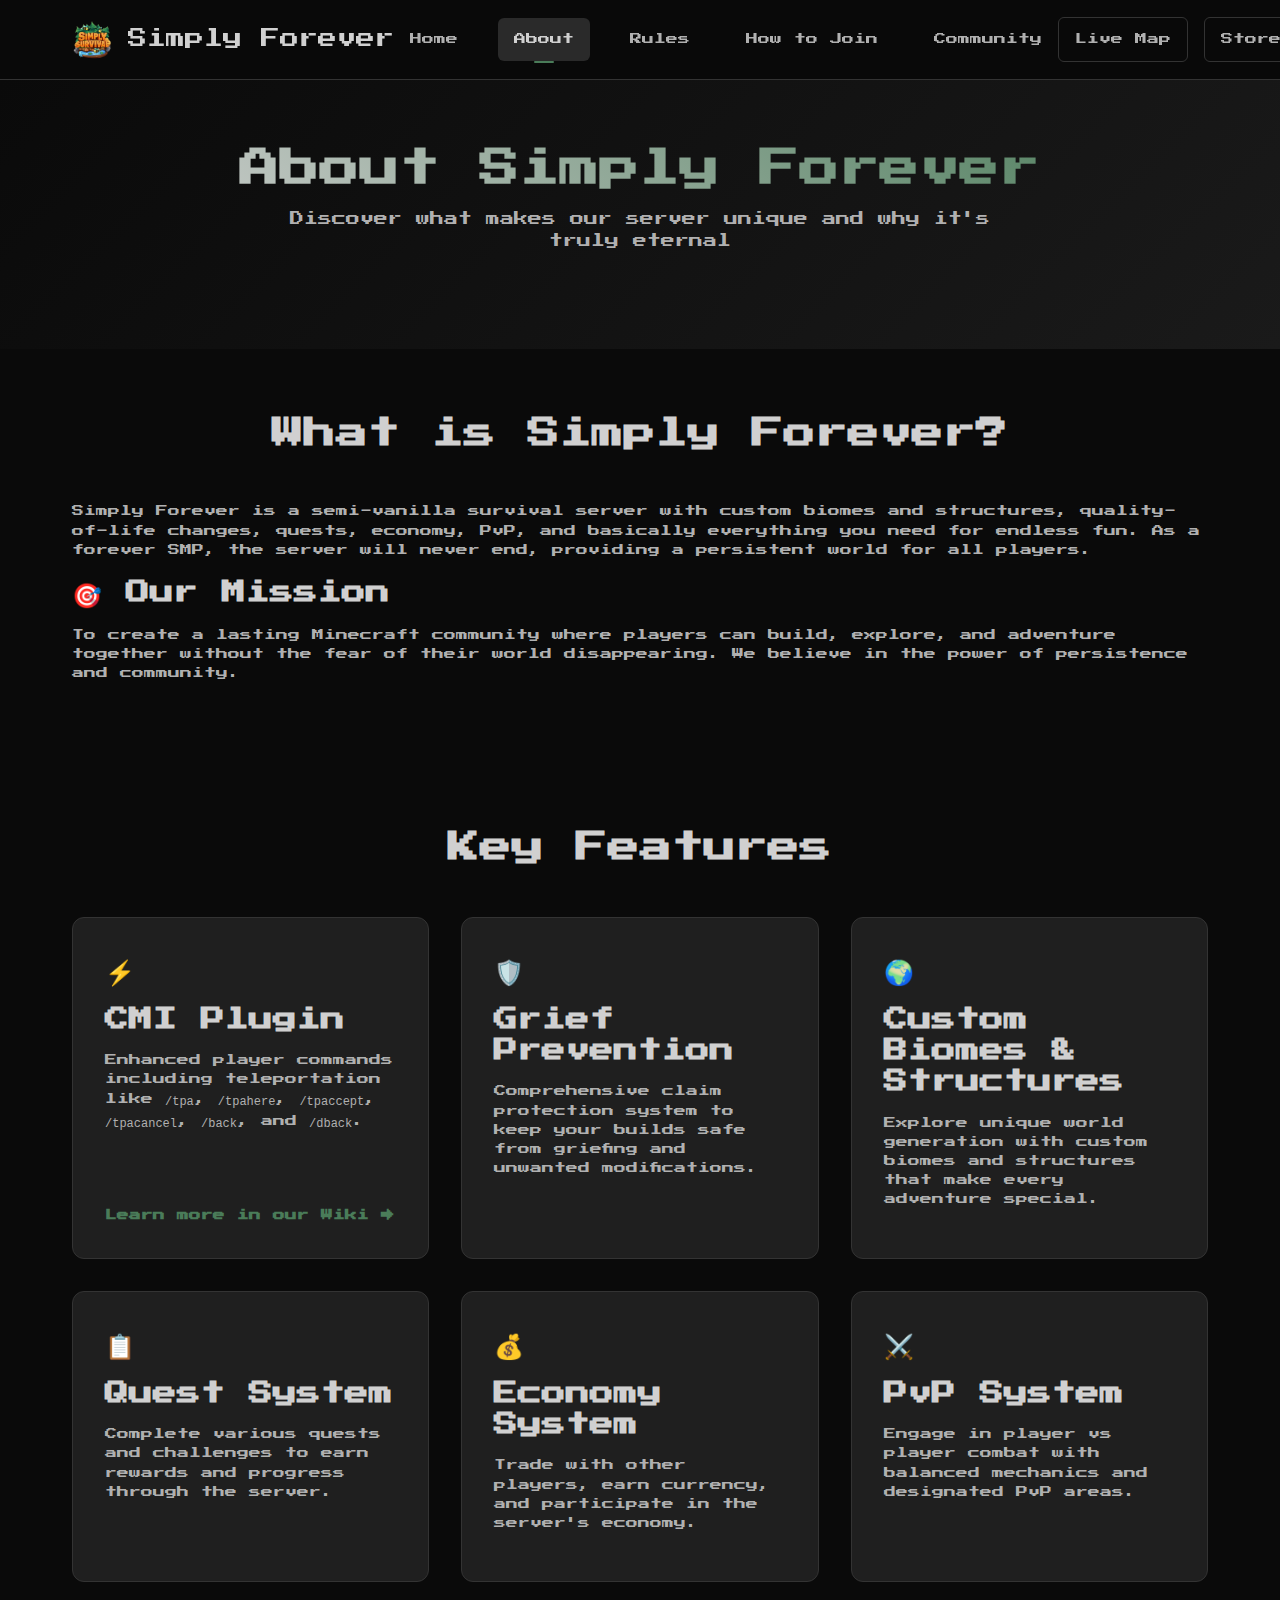
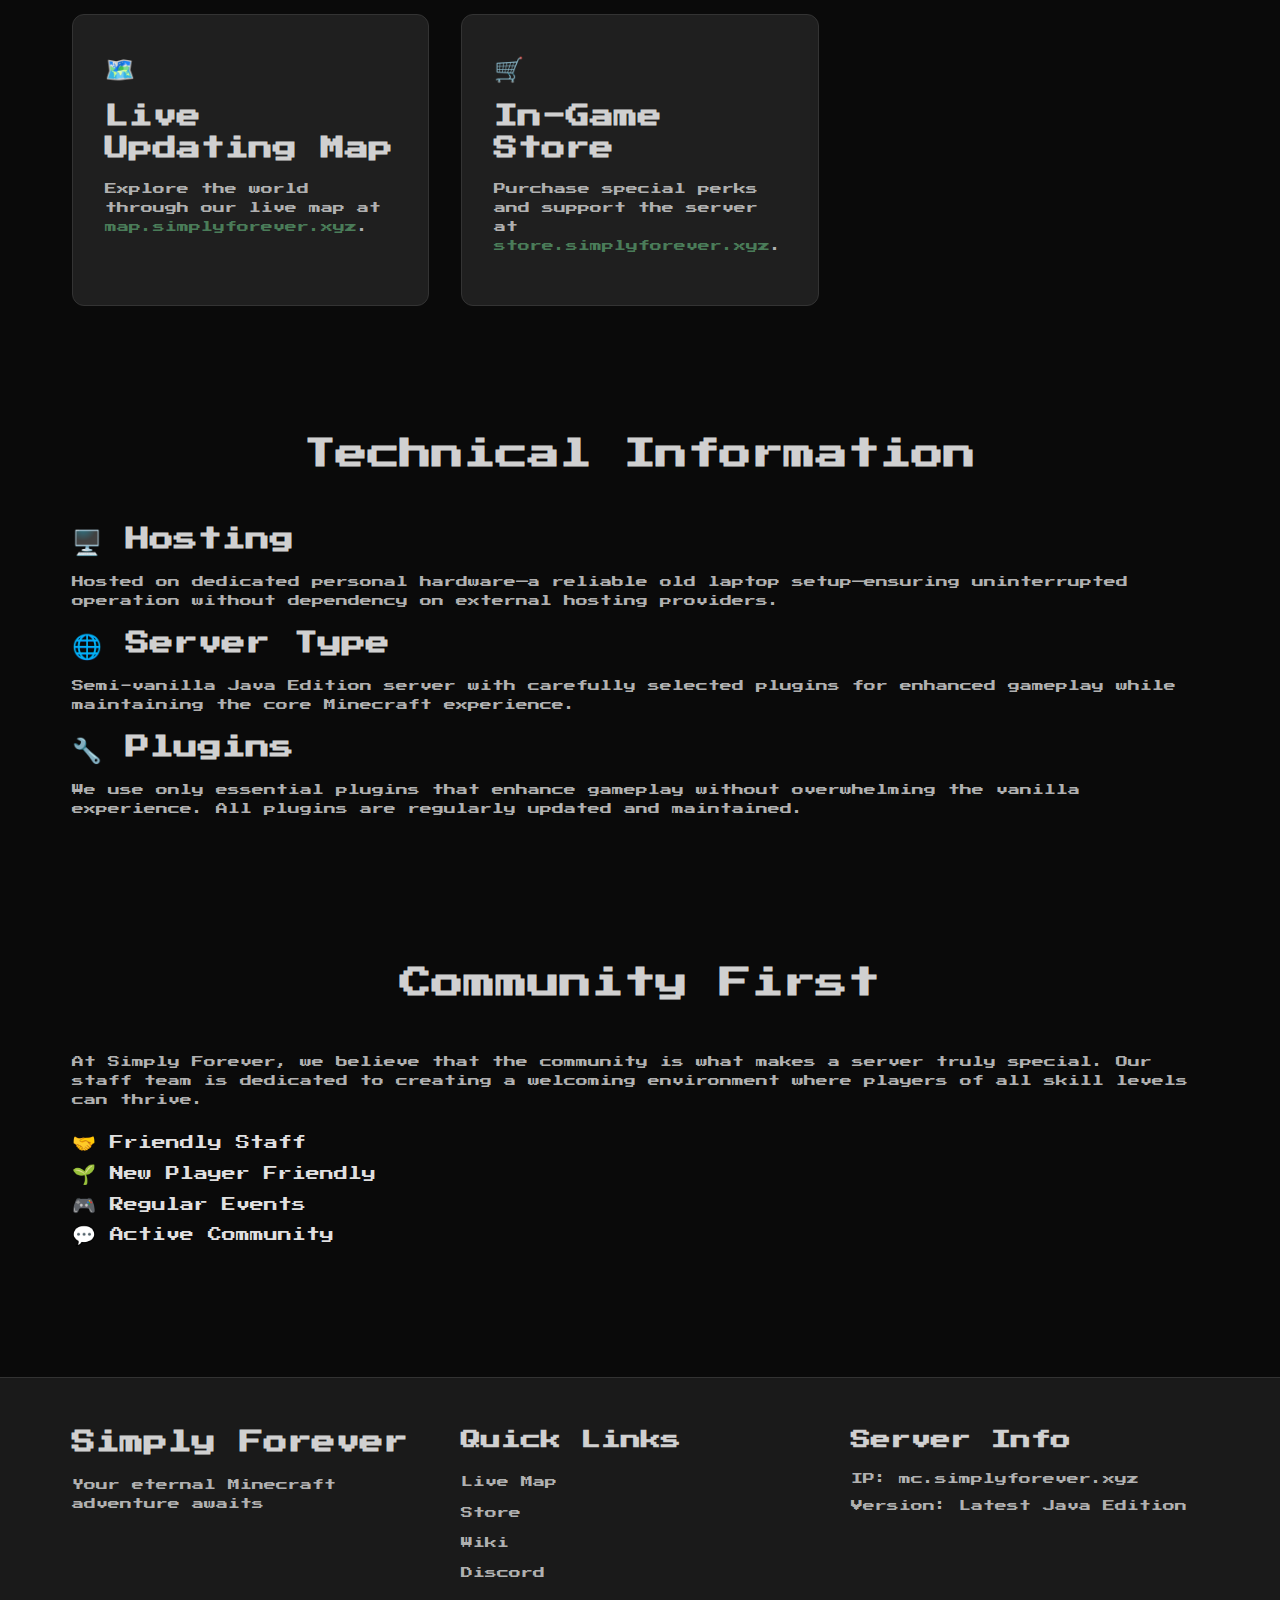
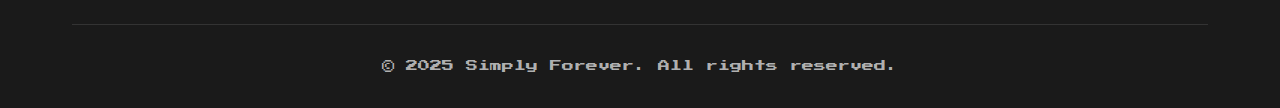
<file: about.html>
<!DOCTYPE html>
<html lang="en">
<head>
    <meta charset="UTF-8">
    <meta name="viewport" content="width=device-width, initial-scale=1.0">
    <title>About - Simply Forever Minecraft Server</title>
    <meta name="description" content="Learn about Simply Forever, the eternal Minecraft SMP server with custom biomes, quests, economy, and more features.">
    <link rel="icon" type="image/x-icon" href="favicon.ico">
    <link rel="preconnect" href="https://fonts.googleapis.com">
    <link rel="preconnect" href="https://fonts.gstatic.com" crossorigin>
    <link href="https://fonts.googleapis.com/css2?family=Press+Start+2P:wght@400;700&family=Roboto:wght@300;400;500;700&display=swap" rel="stylesheet">
    <link rel="stylesheet" href="styles.css">
</head>
<body>
    <!-- Navigation Bar -->
    <nav class="navbar" role="navigation" aria-label="Main navigation">
        <div class="nav-container">
            <div class="nav-logo">
                <img src="logo.png" alt="Simply Forever Logo" class="logo-img">
                <span class="logo-text">Simply Forever</span>
            </div>
            <ul class="nav-menu" role="menubar">
                <li role="none"><a href="index.html" class="nav-link" role="menuitem">Home</a></li>
                <li role="none"><a href="about.html" class="nav-link active" role="menuitem" aria-current="page">About</a></li>
                <li role="none"><a href="rules.html" class="nav-link" role="menuitem">Rules</a></li>
                <li role="none"><a href="join.html" class="nav-link" role="menuitem">How to Join</a></li>
                <li role="none"><a href="community.html" class="nav-link" role="menuitem">Community</a></li>

            </ul>
            <div class="nav-external">
                <a href="https://map.simplyforever.xyz" target="_blank" rel="noopener noreferrer" class="external-link" aria-label="Live Map (opens in new tab)">Live Map</a>
                <a href="https://store.simplyforever.xyz" target="_blank" rel="noopener noreferrer" class="external-link" aria-label="Store (opens in new tab)">Store</a>
                                 <a href="wiki.html" class="external-link">Wiki</a>
            </div>
            <button class="nav-toggle" aria-label="Toggle navigation menu" aria-expanded="false">
                <span class="hamburger"></span>
            </button>
        </div>
    </nav>

    <!-- Main Content -->
    <main role="main">
        <!-- Page Header -->
        <section class="page-header" aria-labelledby="page-title">
            <div class="container">
                <h1 id="page-title" class="page-title">About Simply Forever</h1>
                <p class="page-subtitle">Discover what makes our server unique and why it's truly eternal</p>
            </div>
        </section>

        <!-- Server Description -->
        <section class="server-description" aria-labelledby="description-title">
            <div class="container">
                <h2 id="description-title" class="section-title">What is Simply Forever?</h2>
                <div class="description-content">
                    <p class="description-text">
                        Simply Forever is a semi-vanilla survival server with custom biomes and structures, quality-of-life changes, quests, economy, PvP, and basically everything you need for endless fun. As a forever SMP, the server will never end, providing a persistent world for all players.
                    </p>
                    <div class="description-highlight">
                        <h3>🎯 Our Mission</h3>
                        <p>To create a lasting Minecraft community where players can build, explore, and adventure together without the fear of their world disappearing. We believe in the power of persistence and community.</p>
                    </div>
                </div>
            </div>
        </section>

        <!-- Key Features -->
        <section class="key-features" aria-labelledby="features-title">
            <div class="container">
                <h2 id="features-title" class="section-title">Key Features</h2>
                <div class="features-grid">
                    <div class="feature-card">
                        <div class="feature-icon">⚡</div>
                        <h3>CMI Plugin</h3>
                        <p>Enhanced player commands including teleportation like <code>/tpa</code>, <code>/tpahere</code>, <code>/tpaccept</code>, <code>/tpacancel</code>, <code>/back</code>, and <code>/dback</code>.</p>
                        <a href="#" class="feature-link">Learn more in our Wiki →</a>
                    </div>
                    
                    <div class="feature-card">
                        <div class="feature-icon">🛡️</div>
                        <h3>Grief Prevention</h3>
                        <p>Comprehensive claim protection system to keep your builds safe from griefing and unwanted modifications.</p>
                    </div>
                    
                    <div class="feature-card">
                        <div class="feature-icon">🌍</div>
                        <h3>Custom Biomes & Structures</h3>
                        <p>Explore unique world generation with custom biomes and structures that make every adventure special.</p>
                    </div>
                    
                    <div class="feature-card">
                        <div class="feature-icon">📋</div>
                        <h3>Quest System</h3>
                        <p>Complete various quests and challenges to earn rewards and progress through the server.</p>
                    </div>
                    
                    <div class="feature-card">
                        <div class="feature-icon">💰</div>
                        <h3>Economy System</h3>
                        <p>Trade with other players, earn currency, and participate in the server's economy.</p>
                    </div>
                    
                    <div class="feature-card">
                        <div class="feature-icon">⚔️</div>
                        <h3>PvP System</h3>
                        <p>Engage in player vs player combat with balanced mechanics and designated PvP areas.</p>
                    </div>
                    
                    <div class="feature-card">
                        <div class="feature-icon">🗺️</div>
                        <h3>Live Updating Map</h3>
                        <p>Explore the world through our live map at <a href="https://map.simplyforever.xyz" target="_blank" rel="noopener noreferrer">map.simplyforever.xyz</a>.</p>
                    </div>
                    
                    <div class="feature-card">
                        <div class="feature-icon">🛒</div>
                        <h3>In-Game Store</h3>
                        <p>Purchase special perks and support the server at <a href="https://store.simplyforever.xyz" target="_blank" rel="noopener noreferrer">store.simplyforever.xyz</a>.</p>
                    </div>
                </div>
            </div>
        </section>

        <!-- Technical Details -->
        <section class="technical-details" aria-labelledby="technical-title">
            <div class="container">
                <h2 id="technical-title" class="section-title">Technical Information</h2>
                <div class="technical-content">
                    <div class="technical-item">
                        <h3>🖥️ Hosting</h3>
                        <p>Hosted on dedicated personal hardware—a reliable old laptop setup—ensuring uninterrupted operation without dependency on external hosting providers.</p>
                    </div>
                    <div class="technical-item">
                        <h3>🌐 Server Type</h3>
                        <p>Semi-vanilla Java Edition server with carefully selected plugins for enhanced gameplay while maintaining the core Minecraft experience.</p>
                    </div>
                    <div class="technical-item">
                        <h3>🔧 Plugins</h3>
                        <p>We use only essential plugins that enhance gameplay without overwhelming the vanilla experience. All plugins are regularly updated and maintained.</p>
                    </div>
                </div>
            </div>
        </section>

        <!-- Community Focus -->
        <section class="community-focus" aria-labelledby="community-title">
            <div class="container">
                <h2 id="community-title" class="section-title">Community First</h2>
                <div class="community-content">
                    <p>At Simply Forever, we believe that the community is what makes a server truly special. Our staff team is dedicated to creating a welcoming environment where players of all skill levels can thrive.</p>
                    <div class="community-highlights">
                        <div class="highlight-item">
                            <span class="highlight-icon">🤝</span>
                            <span>Friendly Staff</span>
                        </div>
                        <div class="highlight-item">
                            <span class="highlight-icon">🌱</span>
                            <span>New Player Friendly</span>
                        </div>
                        <div class="highlight-item">
                            <span class="highlight-icon">🎮</span>
                            <span>Regular Events</span>
                        </div>
                        <div class="highlight-item">
                            <span class="highlight-icon">💬</span>
                            <span>Active Community</span>
                        </div>
                    </div>
                </div>
            </div>
        </section>
    </main>

    <!-- Footer -->
    <footer class="footer" role="contentinfo">
        <div class="container">
            <div class="footer-content">
                <div class="footer-section">
                    <h3>Simply Forever</h3>
                    <p>Your eternal Minecraft adventure awaits</p>
                </div>
                <div class="footer-section">
                    <h4>Quick Links</h4>
                    <ul>
                        <li><a href="https://map.simplyforever.xyz" target="_blank" rel="noopener noreferrer">Live Map</a></li>
                        <li><a href="https://store.simplyforever.xyz" target="_blank" rel="noopener noreferrer">Store</a></li>
                                                 <li><a href="wiki.html">Wiki</a></li>
                         <li><a href="https://discord.gg/VCeAEcGHgf" target="_blank" rel="noopener noreferrer">Discord</a></li>
                    </ul>
                </div>
                <div class="footer-section">
                    <h4>Server Info</h4>
                    <p>IP: mc.simplyforever.xyz</p>
                    <p>Version: Latest Java Edition</p>
                </div>
            </div>
            <div class="footer-bottom">
                <p>&copy; 2025 Simply Forever. All rights reserved.</p>
            </div>
        </div>
    </footer>

    <script src="script.js"></script>
</body>
</html>
</file>
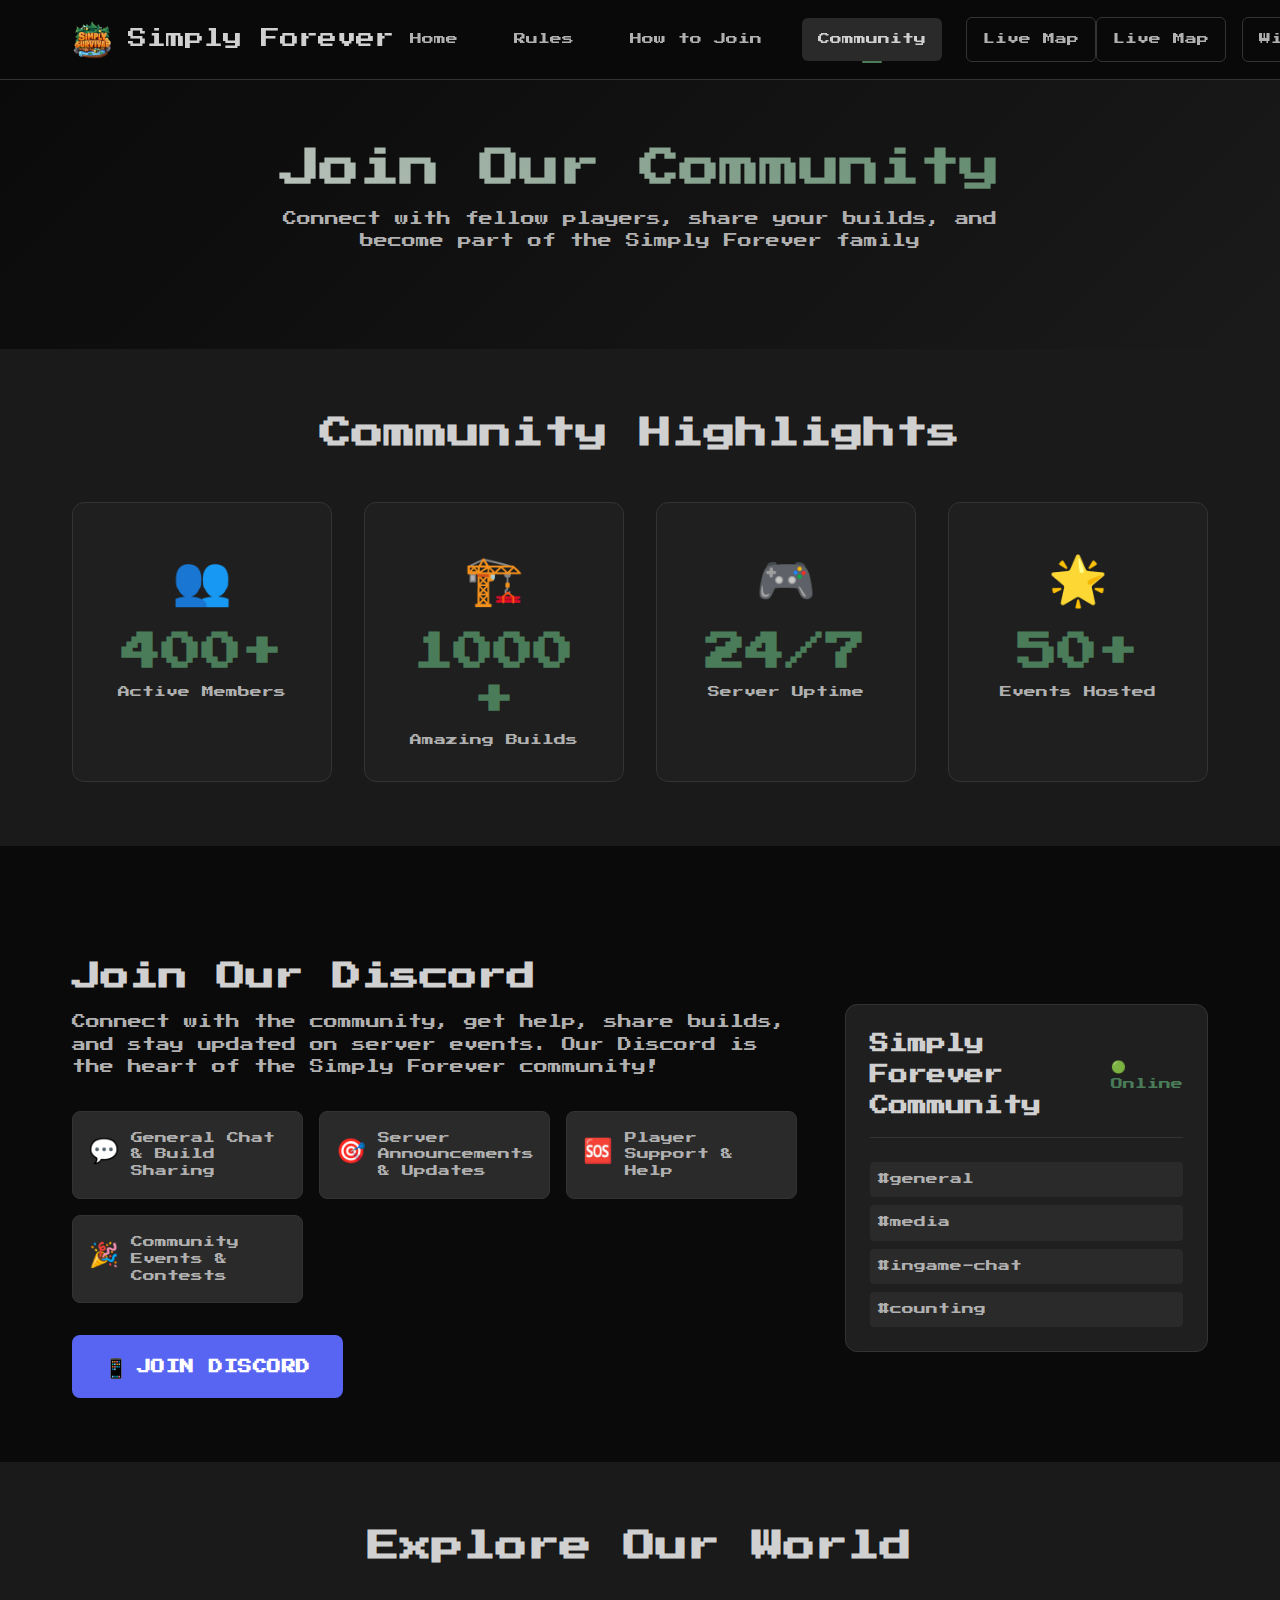
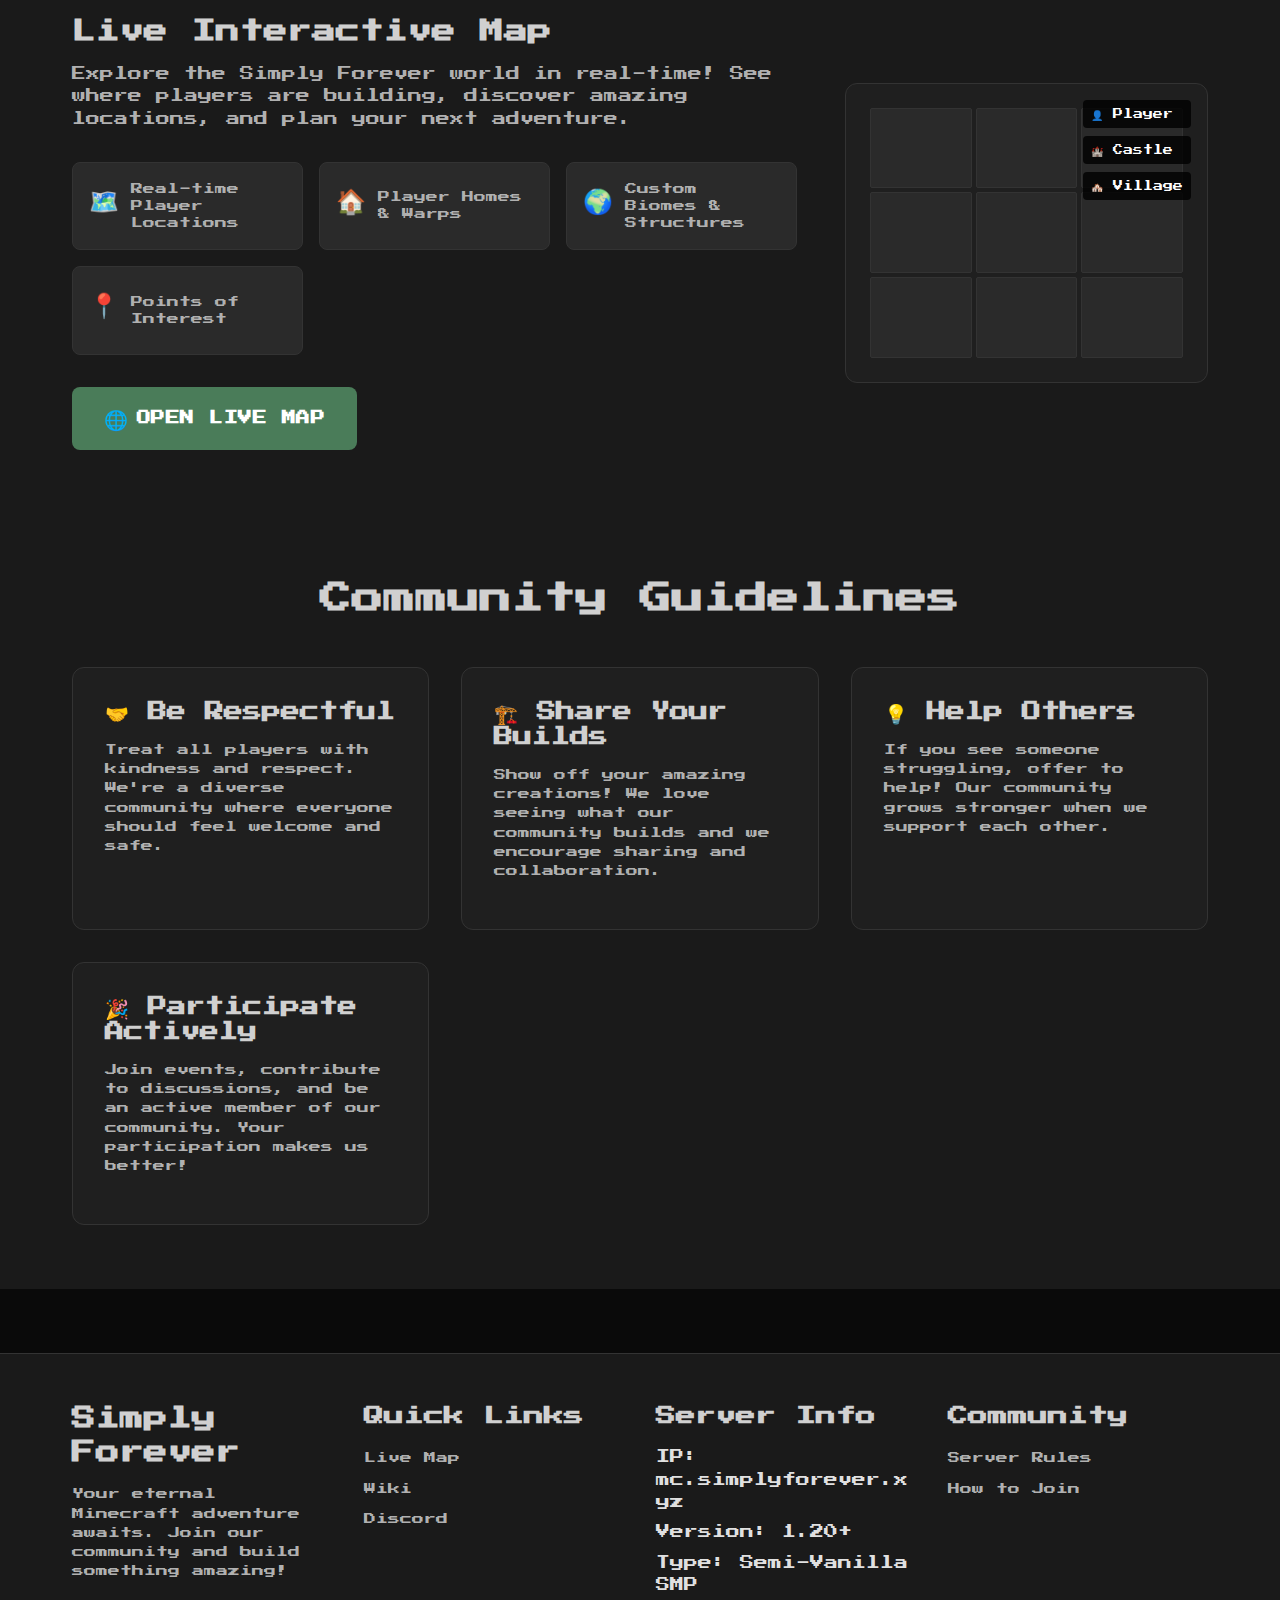
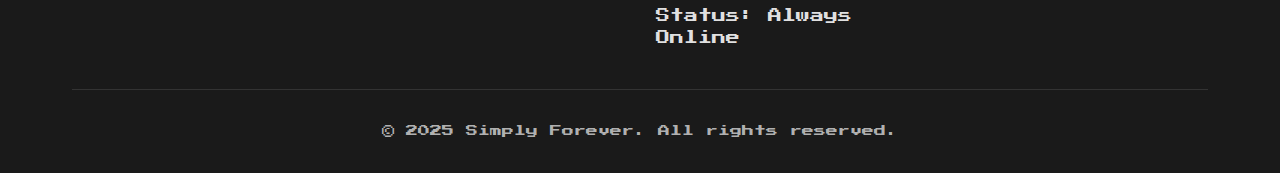
<file: community.html>
<!DOCTYPE html>
<html lang="en">
<head>
    <meta charset="UTF-8">
    <meta name="viewport" content="width=device-width, initial-scale=1.0">
    <title>Community - Simply Forever</title>
    <meta name="description" content="Join the Simply Forever community and connect with fellow Minecraft players">
    <link rel="stylesheet" href="styles.css">
    <link rel="icon" href="favicon.ico" type="image/x-icon">
    <link rel="preconnect" href="https://fonts.googleapis.com">
    <link rel="preconnect" href="https://fonts.gstatic.com" crossorigin>
    <link href="https://fonts.googleapis.com/css2?family=Press+Start+2P:wght@400;600;700&display=swap" rel="stylesheet">
</head>
<body>
    <!-- Navigation Bar -->
    <nav class="navbar" role="navigation" aria-label="Main navigation">
        <div class="nav-container">
            <div class="nav-logo">
                <img src="logo.png" alt="Simply Forever Logo" class="logo-img">
                <span class="logo-text">Simply Forever</span>
            </div>
            
            <ul class="nav-menu" role="menubar">
                <li role="none"><a href="index.html" class="nav-link" role="menuitem">Home</a></li>
                <li role="none"><a href="rules.html" class="nav-link" role="menuitem">Rules</a></li>
                <li role="none"><a href="join.html" class="nav-link" role="menuitem">How to Join</a></li>
                <li role="none"><a href="community.html" class="nav-link active" role="menuitem" aria-current="page">Community</a></li>

                <li role="none"><a href="https://map.simplyforever.xyz" class="nav-link external-link" role="menuitem" target="_blank" rel="noopener">Live Map</a></li>
            </ul>
            
            <div class="nav-external">
                <a href="https://map.simplyforever.xyz" class="external-link" target="_blank" rel="noopener">Live Map</a>
                <a href="wiki.html" class="external-link">Wiki</a>
            </div>
            
            <button class="nav-toggle" aria-label="Toggle navigation menu" aria-expanded="false" aria-controls="nav-menu">
                <span class="hamburger"></span>
            </button>
        </div>
    </nav>

    <!-- Main Content -->
    <main id="main-content">
        <!-- Page Header -->
        <header class="page-header">
            <div class="container">
                <h1 class="page-title">Join Our Community</h1>
                <p class="page-subtitle">Connect with fellow players, share your builds, and become part of the Simply Forever family</p>
            </div>
        </header>

        <!-- Community Stats Section -->
        <section class="community-stats">
            <div class="container">
                <h2 class="section-title">Community Highlights</h2>
                <div class="stats-grid">
                    <div class="stat-item">
                        <div class="stat-icon">👥</div>
                        <div class="stat-number">400+</div>
                        <div class="stat-label">Active Members</div>
                    </div>
                    <div class="stat-item">
                        <div class="stat-icon">🏗️</div>
                        <div class="stat-number">1000+</div>
                        <div class="stat-label">Amazing Builds</div>
                    </div>
                    <div class="stat-item">
                        <div class="stat-icon">🎮</div>
                        <div class="stat-number">24/7</div>
                        <div class="stat-label">Server Uptime</div>
                    </div>
                    <div class="stat-item">
                        <div class="stat-icon">🌟</div>
                        <div class="stat-number">50+</div>
                        <div class="stat-label">Events Hosted</div>
                    </div>
                </div>
            </div>
        </section>

        <!-- Discord Section -->
        <section class="discord-section">
            <div class="container">
                <div class="discord-content">
                    <div class="discord-info">
                        <h2>Join Our Discord</h2>
                        <p>Connect with the community, get help, share builds, and stay updated on server events. Our Discord is the heart of the Simply Forever community!</p>
                        <div class="discord-features">
                            <div class="discord-feature">
                                <span class="feature-icon">💬</span>
                                <span class="feature-text">General Chat & Build Sharing</span>
                            </div>
                            <div class="discord-feature">
                                <span class="feature-icon">🎯</span>
                                <span class="feature-text">Server Announcements & Updates</span>
                            </div>
                            <div class="discord-feature">
                                <span class="feature-icon">🆘</span>
                                <span class="feature-text">Player Support & Help</span>
                            </div>
                            <div class="discord-feature">
                                <span class="feature-icon">🎉</span>
                                <span class="feature-text">Community Events & Contests</span>
                            </div>
                        </div>
                                                 <a href="https://discord.gg/VCeAEcGHgf" class="cta-button discord-btn" target="_blank" rel="noopener noreferrer">
                             <span class="btn-icon">📱</span>
                             Join Discord
                         </a>
                    </div>
                    <div class="discord-visual">
                        <div class="discord-preview">
                            <div class="discord-header">
                                <div class="discord-title">Simply Forever Community</div>
                                <div class="discord-status">🟢 Online</div>
                            </div>
                            <div class="discord-channels">
                                <div class="channel">#general</div>
                                <div class="channel">#media</div>
                                <div class="channel">#ingame-chat</div>
                                <div class="channel">#counting</div>
                            </div>
                        </div>
                    </div>
                </div>
            </div>
        </section>

        <!-- Live Map Section -->
        <section class="live-map-section">
            <div class="container">
                <h2 class="section-title">Explore Our World</h2>
                <div class="map-content">
                    <div class="map-info">
                        <h3>Live Interactive Map</h3>
                        <p>Explore the Simply Forever world in real-time! See where players are building, discover amazing locations, and plan your next adventure.</p>
                        <div class="map-features">
                            <div class="map-feature">
                                <span class="feature-icon">🗺️</span>
                                <span class="feature-text">Real-time Player Locations</span>
                            </div>
                            <div class="map-feature">
                                <span class="feature-icon">🏠</span>
                                <span class="feature-text">Player Homes & Warps</span>
                            </div>
                            <div class="map-feature">
                                <span class="feature-icon">🌍</span>
                                <span class="feature-text">Custom Biomes & Structures</span>
                            </div>
                            <div class="map-feature">
                                <span class="feature-icon">📍</span>
                                <span class="feature-text">Points of Interest</span>
                            </div>
                        </div>
                        <a href="https://map.simplyforever.xyz" class="cta-button map-btn" target="_blank" rel="noopener">
                            <span class="btn-icon">🌐</span>
                            Open Live Map
                        </a>
                    </div>
                    <div class="map-preview">
                        <div class="map-placeholder">
                            <div class="map-grid">
                                <div class="map-tile"></div>
                                <div class="map-tile"></div>
                                <div class="map-tile"></div>
                                <div class="map-tile"></div>
                                <div class="map-tile"></div>
                                <div class="map-tile"></div>
                                <div class="map-tile"></div>
                                <div class="map-tile"></div>
                                <div class="map-tile"></div>
                            </div>
                            <div class="map-overlay">
                                <div class="map-player">👤 Player</div>
                                <div class="map-build">🏰 Castle</div>
                                <div class="map-village">🏘️ Village</div>
                            </div>
                        </div>
                    </div>
                </div>
            </div>
        </section>



        <!-- Community Guidelines Section -->
        <section class="guidelines-section">
            <div class="container">
                <h2 class="section-title">Community Guidelines</h2>
                <div class="guidelines-grid">
                    <div class="guideline-item">
                        <h3>🤝 Be Respectful</h3>
                        <p>Treat all players with kindness and respect. We're a diverse community where everyone should feel welcome and safe.</p>
                    </div>
                    <div class="guideline-item">
                        <h3>🏗️ Share Your Builds</h3>
                        <p>Show off your amazing creations! We love seeing what our community builds and we encourage sharing and collaboration.</p>
                    </div>
                    <div class="guideline-item">
                        <h3>💡 Help Others</h3>
                        <p>If you see someone struggling, offer to help! Our community grows stronger when we support each other.</p>
                    </div>
                    <div class="guideline-item">
                        <h3>🎉 Participate Actively</h3>
                        <p>Join events, contribute to discussions, and be an active member of our community. Your participation makes us better!</p>
                    </div>
                </div>
            </div>
        </section>
    </main>

    <!-- Footer -->
    <footer class="footer" role="contentinfo">
        <div class="container">
            <div class="footer-content">
                <div class="footer-section">
                    <h3>Simply Forever</h3>
                    <p>Your eternal Minecraft adventure awaits. Join our community and build something amazing!</p>
                </div>
                
                <div class="footer-section">
                    <h4>Quick Links</h4>
                    <ul>
                        <li><a href="https://map.simplyforever.xyz" target="_blank" rel="noopener">Live Map</a></li>
                        <li><a href="wiki.html">Wiki</a></li>
                        <li><a href="https://discord.gg/VCeAEcGHgf" target="_blank" rel="noopener noreferrer">Discord</a></li>
                    </ul>
                </div>
                
                <div class="footer-section">
                    <h4>Server Info</h4>
                    <ul>
                        <li>IP: mc.simplyforever.xyz</li>
                        <li>Version: 1.20+</li>
                        <li>Type: Semi-Vanilla SMP</li>
                        <li>Status: Always Online</li>
                    </ul>
                </div>
                
                <div class="footer-section">
                    <h4>Community</h4>
                    <ul>
                        <li><a href="rules.html">Server Rules</a></li>
                        <li><a href="join.html">How to Join</a></li>
        
                    </ul>
                </div>
            </div>
            
            <div class="footer-bottom">
                <p>&copy; 2025 Simply Forever. All rights reserved.</p>
            </div>
        </div>
    </footer>

    <script src="script.js"></script>
    
    <!-- Skip to main content link for accessibility -->
    <a href="#main-content" class="skip-link">Skip to main content</a>
</body>
</html>
</file>
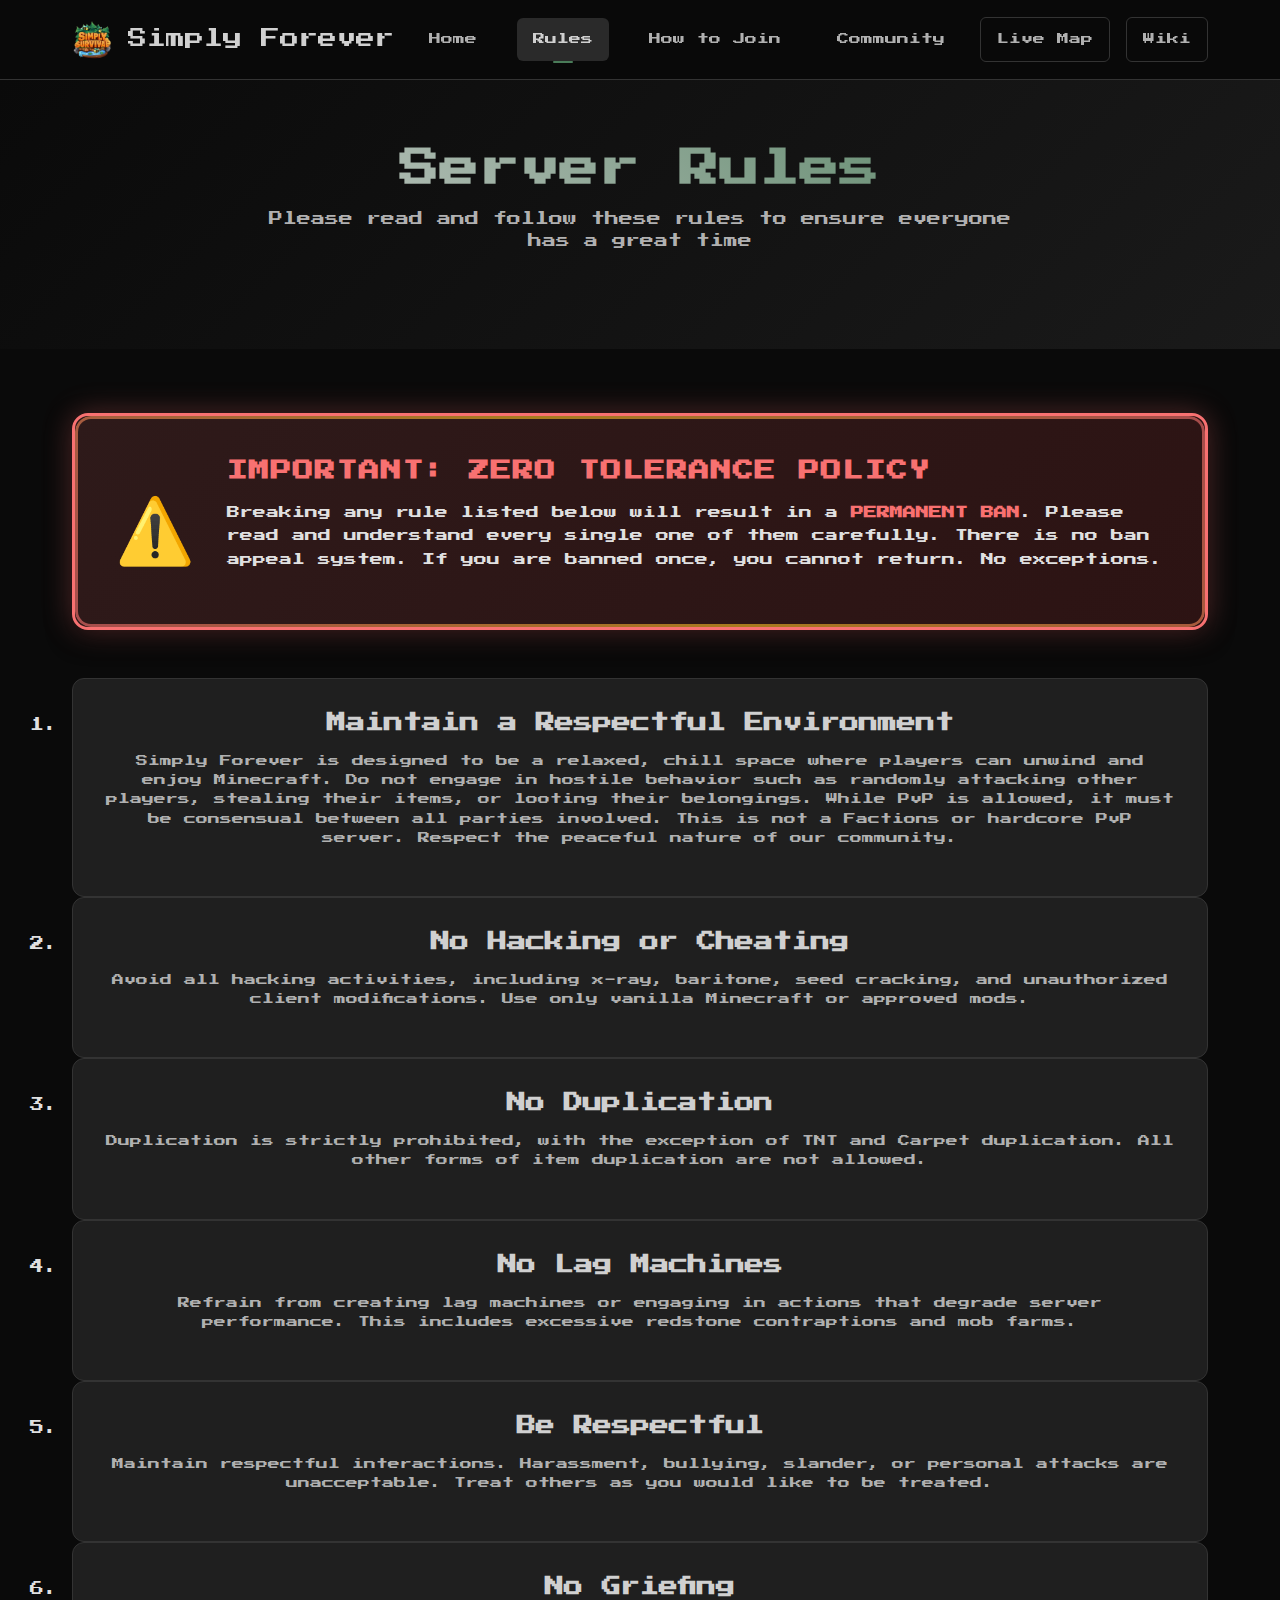
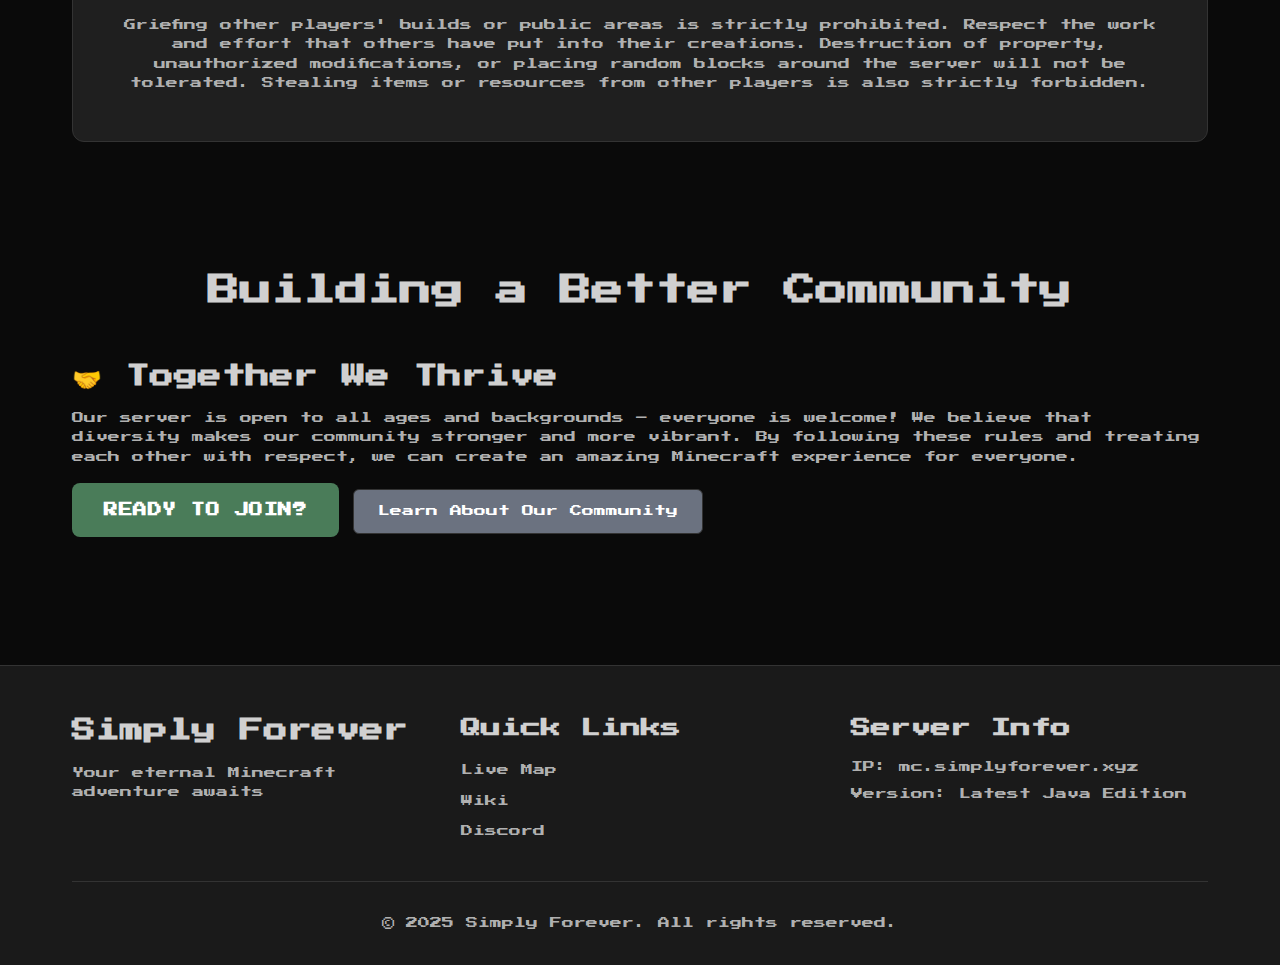
<file: rules.html>
<!DOCTYPE html>
<html lang="en">
<head>
    <meta charset="UTF-8">
    <meta name="viewport" content="width=device-width, initial-scale=1.0">
    <title>Server Rules - Simply Forever Minecraft Server</title>
    <meta name="description" content="Read the official rules for the Simply Forever Minecraft server to ensure a fun and fair gaming experience for everyone.">
    <link rel="icon" type="image/x-icon" href="favicon.ico">
    <link rel="preconnect" href="https://fonts.googleapis.com">
    <link rel="preconnect" href="https://fonts.gstatic.com" crossorigin>
    <link href="https://fonts.googleapis.com/css2?family=Press+Start+2P:wght@400;700&family=Roboto:wght@300;400;500;700&display=swap" rel="stylesheet">
    <link rel="stylesheet" href="styles.css">
</head>
<body>
    <!-- Navigation Bar -->
    <nav class="navbar" role="navigation" aria-label="Main navigation">
        <div class="nav-container">
            <div class="nav-logo">
                <img src="logo.png" alt="Simply Forever Logo" class="logo-img">
                <span class="logo-text">Simply Forever</span>
            </div>
            <ul class="nav-menu" role="menubar">
                <li role="none"><a href="index.html" class="nav-link" role="menuitem">Home</a></li>
                <li role="none"><a href="rules.html" class="nav-link active" role="menuitem" aria-current="page">Rules</a></li>
                <li role="none"><a href="join.html" class="nav-link" role="menuitem">How to Join</a></li>
                <li role="none"><a href="community.html" class="nav-link" role="menuitem">Community</a></li>

            </ul>
            <div class="nav-external">
                <a href="https://map.simplyforever.xyz" target="_blank" rel="noopener noreferrer" class="external-link" aria-label="Live Map (opens in new tab)">Live Map</a>
                <a href="wiki.html" class="external-link">Wiki</a>
            </div>
            <button class="nav-toggle" aria-label="Toggle navigation menu" aria-expanded="false">
                <span class="hamburger"></span>
            </button>
        </div>
    </nav>

    <!-- Main Content -->
    <main role="main">
        <!-- Page Header -->
        <section class="page-header" aria-labelledby="page-title">
            <div class="container">
                <h1 id="page-title" class="page-title">Server Rules</h1>
                <p class="page-subtitle">Please read and follow these rules to ensure everyone has a great time</p>
            </div>
        </section>

        <!-- Server Rules -->
        <section class="server-rules" aria-labelledby="rules-title">
            <div class="container">
                
                <!-- Warning Box -->
                <div class="rules-warning">
                    <div class="warning-icon">⚠️</div>
                    <div class="warning-content">
                        <h3>IMPORTANT: Zero Tolerance Policy</h3>
                        <p>Breaking any rule listed below will result in a <strong>PERMANENT BAN</strong>. Please read and understand every single one of them carefully. There is no ban appeal system. If you are banned once, you cannot return. No exceptions.</p>
                    </div>
                </div>
                
                <div class="rules-list">
                    <ol class="rules-ol">
                        <li class="rule-item">
                            <h3>Maintain a Respectful Environment</h3>
                            <p>Simply Forever is designed to be a relaxed, chill space where players can unwind and enjoy Minecraft. Do not engage in hostile behavior such as randomly attacking other players, stealing their items, or looting their belongings. While PvP is allowed, it must be consensual between all parties involved. This is not a Factions or hardcore PvP server. Respect the peaceful nature of our community.</p>
                        </li>
                        
                        <li class="rule-item">
                            <h3>No Hacking or Cheating</h3>
                            <p>Avoid all hacking activities, including x-ray, baritone, seed cracking, and unauthorized client modifications. Use only vanilla Minecraft or approved mods.</p>
                        </li>
                        
                        <li class="rule-item">
                            <h3>No Duplication</h3>
                            <p>Duplication is strictly prohibited, with the exception of TNT and Carpet duplication. All other forms of item duplication are not allowed.</p>
                        </li>
                        
                        <li class="rule-item">
                            <h3>No Lag Machines</h3>
                            <p>Refrain from creating lag machines or engaging in actions that degrade server performance. This includes excessive redstone contraptions and mob farms.</p>
                        </li>
                        
                        <li class="rule-item">
                            <h3>Be Respectful</h3>
                            <p>Maintain respectful interactions. Harassment, bullying, slander, or personal attacks are unacceptable. Treat others as you would like to be treated.</p>
                        </li>
                        
                        <li class="rule-item">
                            <h3>No Griefing</h3>
                            <p>Griefing other players' builds or public areas is strictly prohibited. Respect the work and effort that others have put into their creations. Destruction of property, unauthorized modifications, or placing random blocks around the server will not be tolerated. Stealing items or resources from other players is also strictly forbidden.</p>
                        </li>
                    </ol>
                </div>
            </div>
        </section>



        <!-- Community Message -->
        <section class="community-message" aria-labelledby="message-title">
            <div class="container">
                <h2 id="message-title" class="section-title">Building a Better Community</h2>
                <div class="message-content">
                    <div class="message-highlight">
                        <h3>🤝 Together We Thrive</h3>
                        <p>Our server is open to all ages and backgrounds – everyone is welcome! We believe that diversity makes our community stronger and more vibrant. By following these rules and treating each other with respect, we can create an amazing Minecraft experience for everyone.</p>
                    </div>
                    <div class="message-actions">
                        <a href="join.html" class="cta-button">Ready to Join?</a>
                        <a href="community.html" class="secondary-button">Learn About Our Community</a>
                    </div>
                </div>
            </div>
        </section>
    </main>

    <!-- Footer -->
    <footer class="footer" role="contentinfo">
        <div class="container">
            <div class="footer-content">
                <div class="footer-section">
                    <h3>Simply Forever</h3>
                    <p>Your eternal Minecraft adventure awaits</p>
                </div>
                <div class="footer-section">
                    <h4>Quick Links</h4>
                    <ul>
                        <li><a href="https://map.simplyforever.xyz" target="_blank" rel="noopener noreferrer">Live Map</a></li>
                        <li><a href="wiki.html">Wiki</a></li>
                        <li><a href="https://discord.gg/VCeAEcGHgf" target="_blank" rel="noopener noreferrer">Discord</a></li>
                    </ul>
                </div>
                <div class="footer-section">
                    <h4>Server Info</h4>
                    <p>IP: mc.simplyforever.xyz</p>
                    <p>Version: Latest Java Edition</p>
                </div>
            </div>
            <div class="footer-bottom">
                <p>&copy; 2025 Simply Forever. All rights reserved.</p>
            </div>
        </div>
    </footer>

    <script src="script.js"></script>
    
    <!-- Skip to main content link for accessibility -->
    <a href="#main-content" class="skip-link">Skip to main content</a>
</body>
</html>
</file>
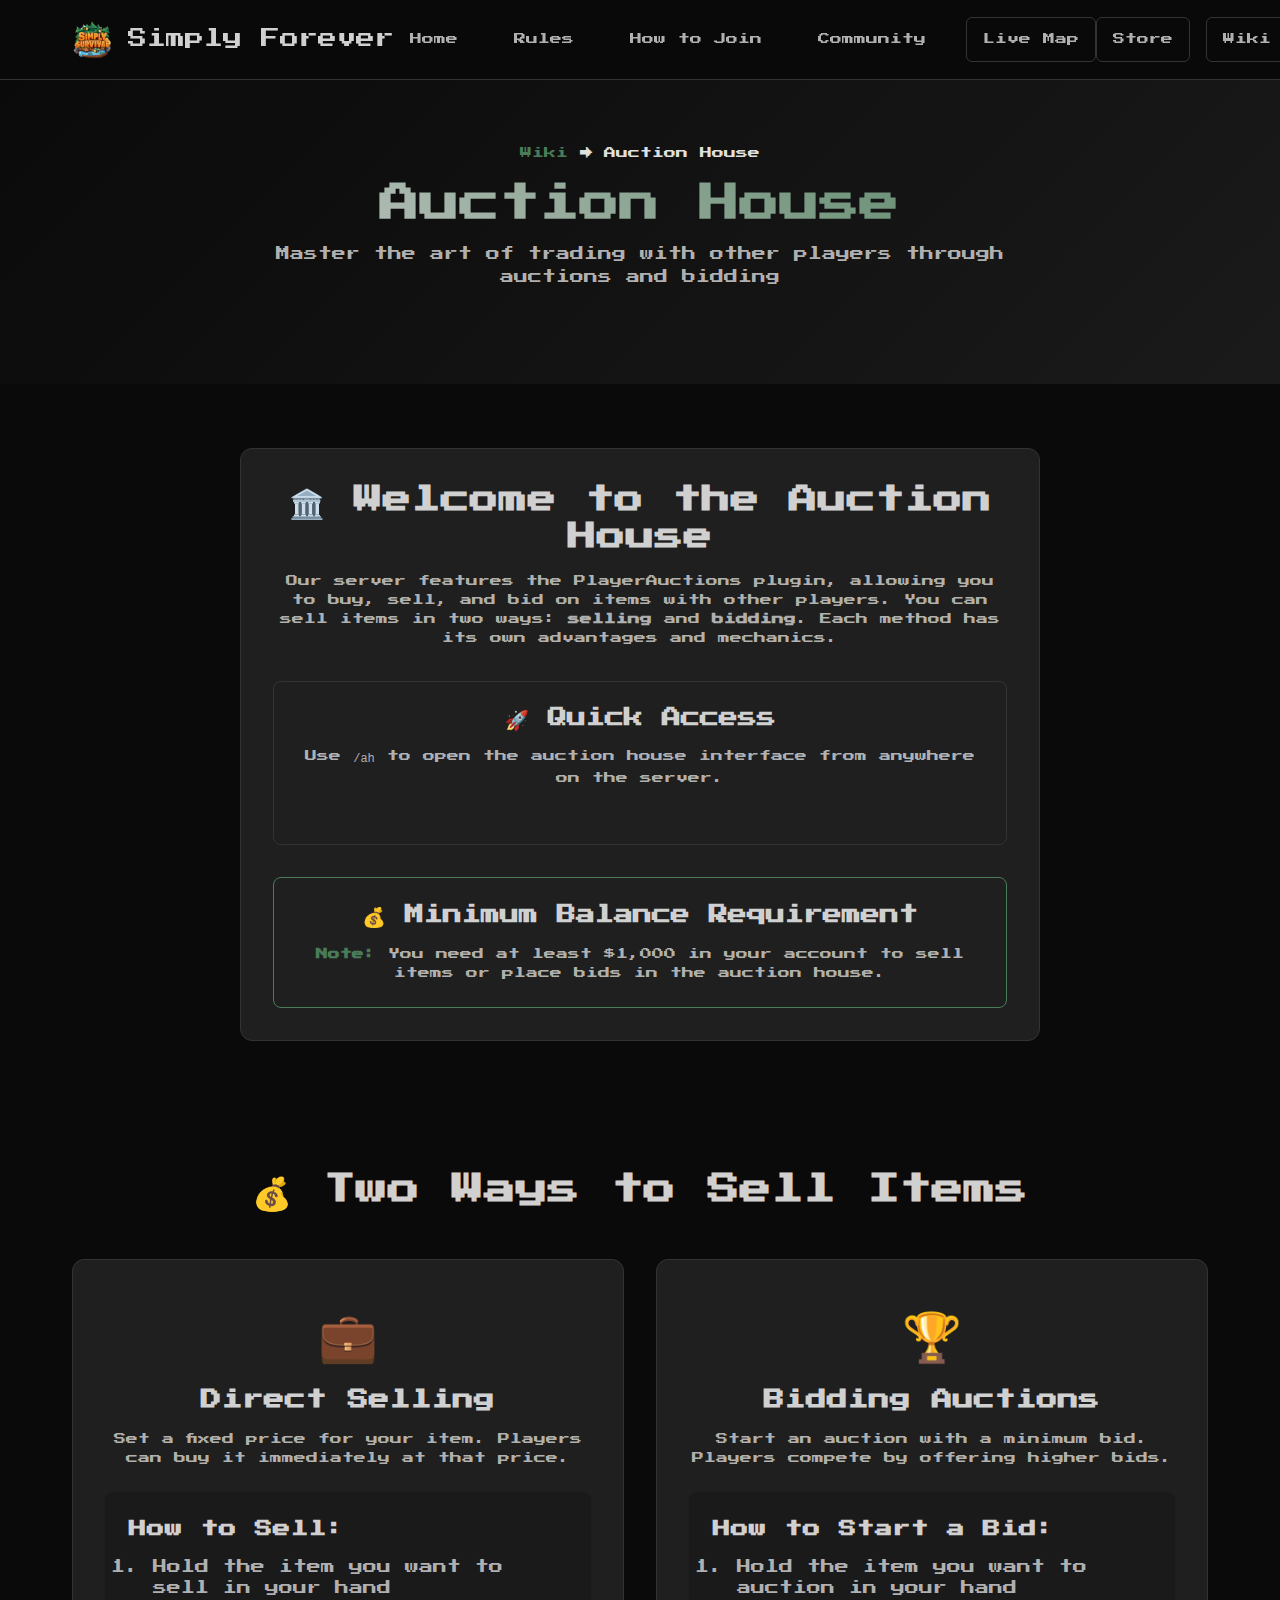
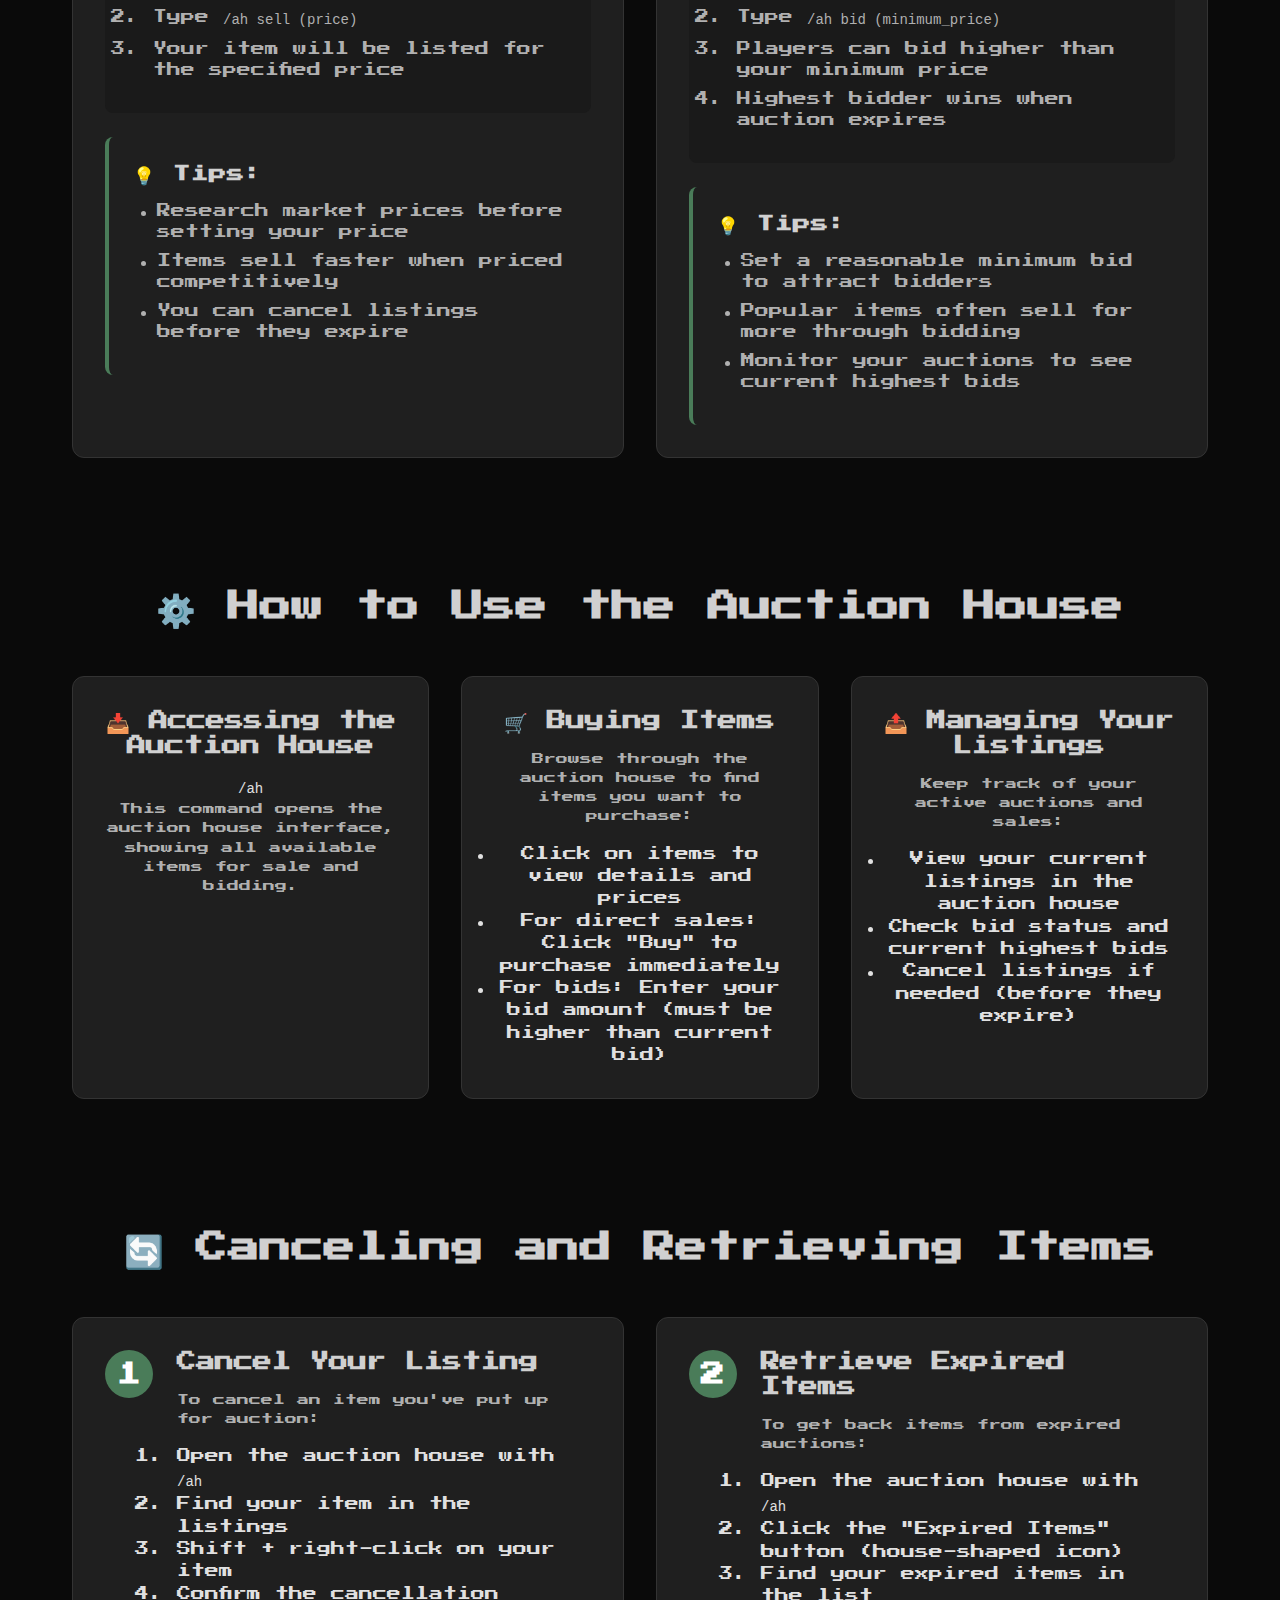
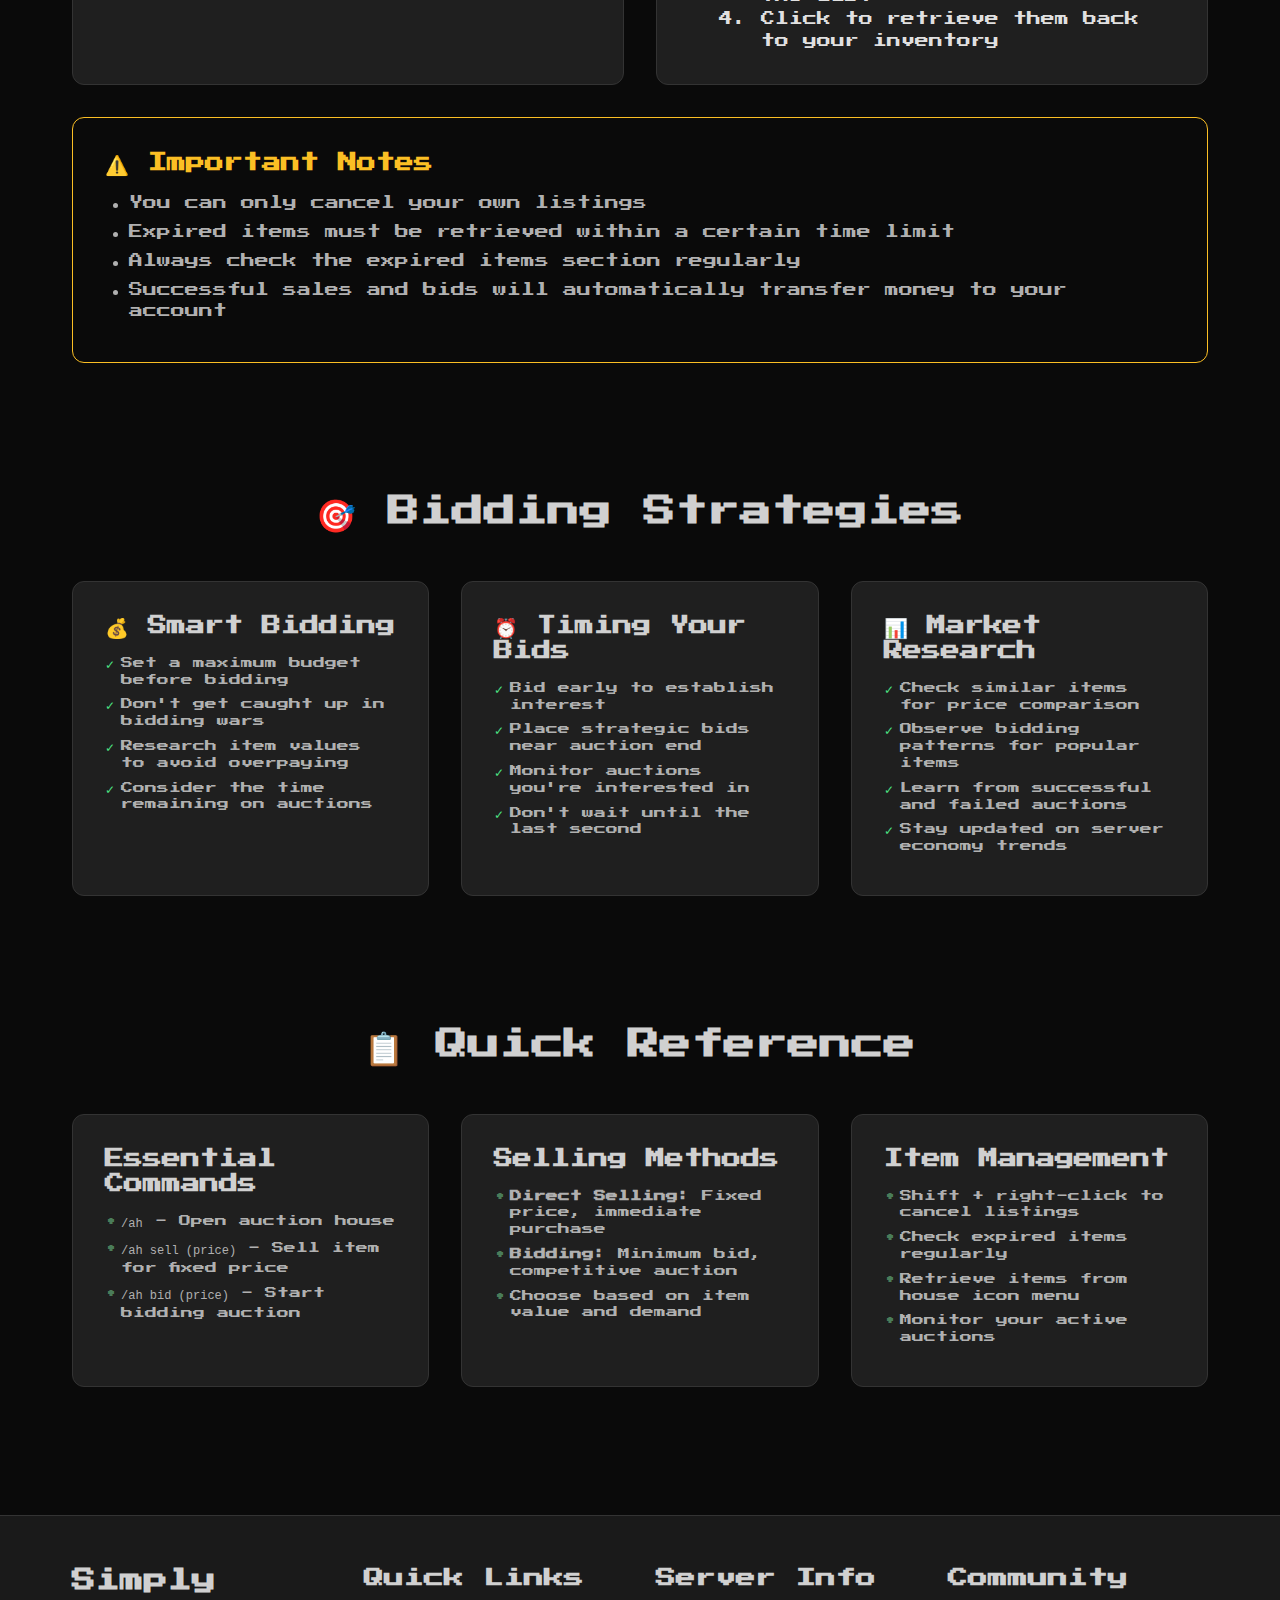
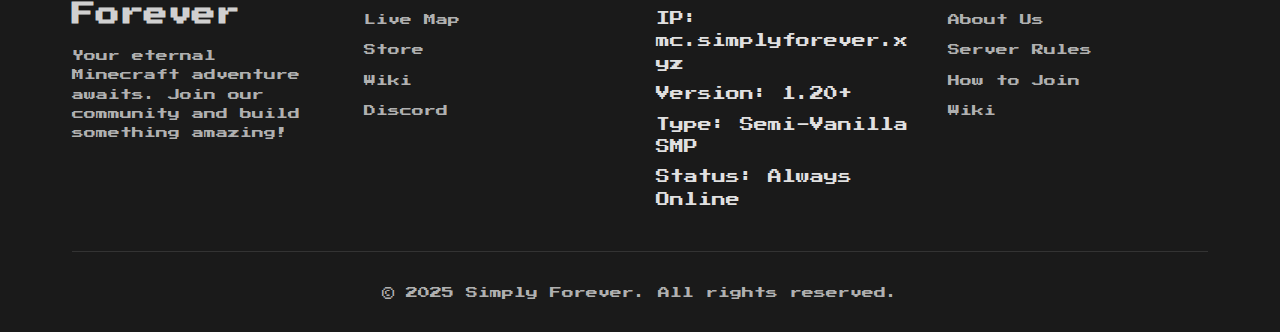
<file: wiki-auction-house.html>
<!DOCTYPE html>
<html lang="en">
<head>
    <meta charset="UTF-8">
    <meta name="viewport" content="width=device-width, initial-scale=1.0">
    <title>Auction House - Simply Forever Wiki</title>
    <meta name="description" content="Learn how to use the auction house to buy, sell, and bid on items with other players">
    <link rel="stylesheet" href="styles.css">
    <link rel="icon" href="favicon.ico" type="image/x-icon">
    <link rel="preconnect" href="https://fonts.googleapis.com">
    <link rel="preconnect" href="https://fonts.gstatic.com" crossorigin>
    <link href="https://fonts.googleapis.com/css2?family=Press+Start+2P:wght@400;600;700&display=swap" rel="stylesheet">
</head>
<body>
    <!-- Navigation Bar -->
    <nav class="navbar" role="navigation" aria-label="Main navigation">
        <div class="nav-container">
            <div class="nav-logo">
                <img src="logo.png" alt="Simply Forever Logo" class="logo-img">
                <span class="logo-text">Simply Forever</span>
            </div>
            
            <ul class="nav-menu" role="menubar">
                <li role="none"><a href="index.html" class="nav-link" role="menuitem">Home</a></li>
                <li role="none"><a href="rules.html" class="nav-link" role="menuitem">Rules</a></li>
                <li role="none"><a href="join.html" class="nav-link" role="menuitem">How to Join</a></li>
                <li role="none"><a href="community.html" class="nav-link" role="menuitem">Community</a></li>
                <li role="none"><a href="https://map.simplyforever.xyz" class="nav-link external-link" role="menuitem" target="_blank" rel="noopener">Live Map</a></li>
            </ul>
            
            <div class="nav-external">
                <a href="https://store.simplyforever.xyz" class="external-link" target="_blank" rel="noopener">Store</a>
                <a href="wiki.html" class="external-link active">Wiki</a>
            </div>
            
            <button class="nav-toggle" aria-label="Toggle navigation menu" aria-expanded="false" aria-controls="nav-menu">
                <span class="hamburger"></span>
            </button>
        </div>
    </nav>

    <!-- Main Content -->
    <main id="main-content">
        <!-- Page Header -->
        <header class="page-header">
            <div class="container">
                <nav class="breadcrumb" aria-label="Breadcrumb">
                    <a href="wiki.html">Wiki</a> → Auction House
                </nav>
                <h1 class="page-title">Auction House</h1>
                <p class="page-subtitle">Master the art of trading with other players through auctions and bidding</p>
            </div>
        </header>

        <!-- Auction House Overview -->
        <section class="auction-overview">
            <div class="container">
                <div class="overview-card">
                    <h2>🏛️ Welcome to the Auction House</h2>
                    <p>Our server features the PlayerAuctions plugin, allowing you to buy, sell, and bid on items with other players. You can sell items in two ways: <strong>selling</strong> and <strong>bidding</strong>. Each method has its own advantages and mechanics.</p>
                    <div class="access-info">
                        <h3>🚀 Quick Access</h3>
                        <p>Use <code>/ah</code> to open the auction house interface from anywhere on the server.</p>
                    </div>
                    <div class="minimum-balance-note">
                        <h3>💰 Minimum Balance Requirement</h3>
                        <p><strong>Note:</strong> You need at least $1,000 in your account to sell items or place bids in the auction house.</p>
                    </div>
                </div>
            </div>
        </section>

        <!-- Two Selling Methods -->
        <section class="selling-methods">
            <div class="container">
                <h2 class="section-title">💰 Two Ways to Sell Items</h2>
                <div class="methods-grid">
                    <div class="method-card">
                        <div class="method-icon">💼</div>
                        <h3>Direct Selling</h3>
                        <p>Set a fixed price for your item. Players can buy it immediately at that price.</p>
                        <div class="method-steps">
                            <h4>How to Sell:</h4>
                            <ol>
                                <li>Hold the item you want to sell in your hand</li>
                                <li>Type <code>/ah sell (price)</code></li>
                                <li>Your item will be listed for the specified price</li>
                            </ol>
                        </div>
                        <div class="method-tips">
                            <h4>💡 Tips:</h4>
                            <ul>
                                <li>Research market prices before setting your price</li>
                                <li>Items sell faster when priced competitively</li>
                                <li>You can cancel listings before they expire</li>
                            </ul>
                        </div>
                    </div>
                    
                    <div class="method-card">
                        <div class="method-icon">🏆</div>
                        <h3>Bidding Auctions</h3>
                        <p>Start an auction with a minimum bid. Players compete by offering higher bids.</p>
                        <div class="method-steps">
                            <h4>How to Start a Bid:</h4>
                            <ol>
                                <li>Hold the item you want to auction in your hand</li>
                                <li>Type <code>/ah bid (minimum_price)</code></li>
                                <li>Players can bid higher than your minimum price</li>
                                <li>Highest bidder wins when auction expires</li>
                            </ol>
                        </div>
                        <div class="method-tips">
                            <h4>💡 Tips:</h4>
                            <ul>
                                <li>Set a reasonable minimum bid to attract bidders</li>
                                <li>Popular items often sell for more through bidding</li>
                                <li>Monitor your auctions to see current highest bids</li>
                            </ul>
                        </div>
                    </div>
                </div>
            </div>
        </section>

        <!-- How to Use Auction House -->
        <section class="auction-mechanics">
            <div class="container">
                <h2 class="section-title">⚙️ How to Use the Auction House</h2>
                
                <div class="mechanics-grid">
                    <div class="mechanic-card">
                        <h3>📥 Accessing the Auction House</h3>
                        <div class="command-box">
                            <code>/ah</code>
                        </div>
                        <p>This command opens the auction house interface, showing all available items for sale and bidding.</p>
                    </div>
                    
                    <div class="mechanic-card">
                        <h3>🛒 Buying Items</h3>
                        <p>Browse through the auction house to find items you want to purchase:</p>
                        <ul>
                            <li>Click on items to view details and prices</li>
                            <li>For direct sales: Click "Buy" to purchase immediately</li>
                            <li>For bids: Enter your bid amount (must be higher than current bid)</li>
                        </ul>
                    </div>
                    
                    <div class="mechanic-card">
                        <h3>📤 Managing Your Listings</h3>
                        <p>Keep track of your active auctions and sales:</p>
                        <ul>
                            <li>View your current listings in the auction house</li>
                            <li>Check bid status and current highest bids</li>
                            <li>Cancel listings if needed (before they expire)</li>
                        </ul>
                    </div>
                </div>
            </div>
        </section>

        <!-- Canceling and Retrieving Items -->
        <section class="item-management">
            <div class="container">
                <h2 class="section-title">🔄 Canceling and Retrieving Items</h2>
                
                <div class="management-steps">
                    <div class="step-card">
                        <div class="step-number">1</div>
                        <div class="step-content">
                            <h3>Cancel Your Listing</h3>
                            <p>To cancel an item you've put up for auction:</p>
                            <ol>
                                <li>Open the auction house with <code>/ah</code></li>
                                <li>Find your item in the listings</li>
                                <li>Shift + right-click on your item</li>
                                <li>Confirm the cancellation</li>
                            </ol>
                        </div>
                    </div>
                    
                    <div class="step-card">
                        <div class="step-number">2</div>
                        <div class="step-content">
                            <h3>Retrieve Expired Items</h3>
                            <p>To get back items from expired auctions:</p>
                            <ol>
                                <li>Open the auction house with <code>/ah</code></li>
                                <li>Click the "Expired Items" button (house-shaped icon)</li>
                                <li>Find your expired items in the list</li>
                                <li>Click to retrieve them back to your inventory</li>
                            </ol>
                        </div>
                    </div>
                </div>
                
                <div class="warning-box">
                    <h3>⚠️ Important Notes</h3>
                    <ul>
                        <li>You can only cancel your own listings</li>
                        <li>Expired items must be retrieved within a certain time limit</li>
                        <li>Always check the expired items section regularly</li>
                        <li>Successful sales and bids will automatically transfer money to your account</li>
                    </ul>
                </div>
            </div>
        </section>

        <!-- Bidding Strategies -->
        <section class="bidding-strategies">
            <div class="container">
                <h2 class="section-title">🎯 Bidding Strategies</h2>
                
                <div class="strategies-grid">
                    <div class="strategy-card">
                        <h3>💰 Smart Bidding</h3>
                        <ul>
                            <li>Set a maximum budget before bidding</li>
                            <li>Don't get caught up in bidding wars</li>
                            <li>Research item values to avoid overpaying</li>
                            <li>Consider the time remaining on auctions</li>
                        </ul>
                    </div>
                    
                    <div class="strategy-card">
                        <h3>⏰ Timing Your Bids</h3>
                        <ul>
                            <li>Bid early to establish interest</li>
                            <li>Place strategic bids near auction end</li>
                            <li>Monitor auctions you're interested in</li>
                            <li>Don't wait until the last second</li>
                        </ul>
                    </div>
                    
                    <div class="strategy-card">
                        <h3>📊 Market Research</h3>
                        <ul>
                            <li>Check similar items for price comparison</li>
                            <li>Observe bidding patterns for popular items</li>
                            <li>Learn from successful and failed auctions</li>
                            <li>Stay updated on server economy trends</li>
                        </ul>
                    </div>
                </div>
            </div>
        </section>

        <!-- Quick Reference -->
        <section class="quick-reference">
            <div class="container">
                <h2 class="section-title">📋 Quick Reference</h2>
                <div class="reference-grid">
                    <div class="reference-card">
                        <h3>Essential Commands</h3>
                        <ul>
                            <li><code>/ah</code> - Open auction house</li>
                            <li><code>/ah sell (price)</code> - Sell item for fixed price</li>
                            <li><code>/ah bid (price)</code> - Start bidding auction</li>
                        </ul>
                    </div>
                    
                    <div class="reference-card">
                        <h3>Selling Methods</h3>
                        <ul>
                            <li><strong>Direct Selling:</strong> Fixed price, immediate purchase</li>
                            <li><strong>Bidding:</strong> Minimum bid, competitive auction</li>
                            <li>Choose based on item value and demand</li>
                        </ul>
                    </div>
                    
                    <div class="reference-card">
                        <h3>Item Management</h3>
                        <ul>
                            <li>Shift + right-click to cancel listings</li>
                            <li>Check expired items regularly</li>
                            <li>Retrieve items from house icon menu</li>
                            <li>Monitor your active auctions</li>
                        </ul>
                    </div>
                </div>
            </div>
        </section>
    </main>

    <!-- Footer -->
    <footer class="footer" role="contentinfo">
        <div class="container">
            <div class="footer-content">
                <div class="footer-section">
                    <h3>Simply Forever</h3>
                    <p>Your eternal Minecraft adventure awaits. Join our community and build something amazing!</p>
                </div>
                
                <div class="footer-section">
                    <h4>Quick Links</h4>
                    <ul>
                        <li><a href="https://map.simplyforever.xyz" target="_blank" rel="noopener">Live Map</a></li>
                        <li><a href="https://store.simplyforever.xyz" target="_blank" rel="noopener">Store</a></li>
                        <li><a href="wiki.html">Wiki</a></li>
                        <li><a href="https://discord.gg/VCeAEcGHgf" target="_blank" rel="noopener noreferrer">Discord</a></li>
                    </ul>
                </div>
                
                <div class="footer-section">
                    <h4>Server Info</h4>
                    <ul>
                        <li>IP: mc.simplyforever.xyz</li>
                        <li>Version: 1.20+</li>
                        <li>Type: Semi-Vanilla SMP</li>
                        <li>Status: Always Online</li>
                    </ul>
                </div>
                
                <div class="footer-section">
                    <h4>Community</h4>
                    <ul>
                        <li><a href="about.html">About Us</a></li>
                        <li><a href="rules.html">Server Rules</a></li>
                        <li><a href="join.html">How to Join</a></li>
                        <li><a href="wiki.html">Wiki</a></li>
                    </ul>
                </div>
            </div>
            
            <div class="footer-bottom">
                <p>&copy; 2025 Simply Forever. All rights reserved.</p>
            </div>
        </div>
    </footer>

    <script src="script.js"></script>
    
    <!-- Skip to main content link for accessibility -->
    <a href="#main-content" class="skip-link">Skip to main content</a>
</body>
</html>
</file>
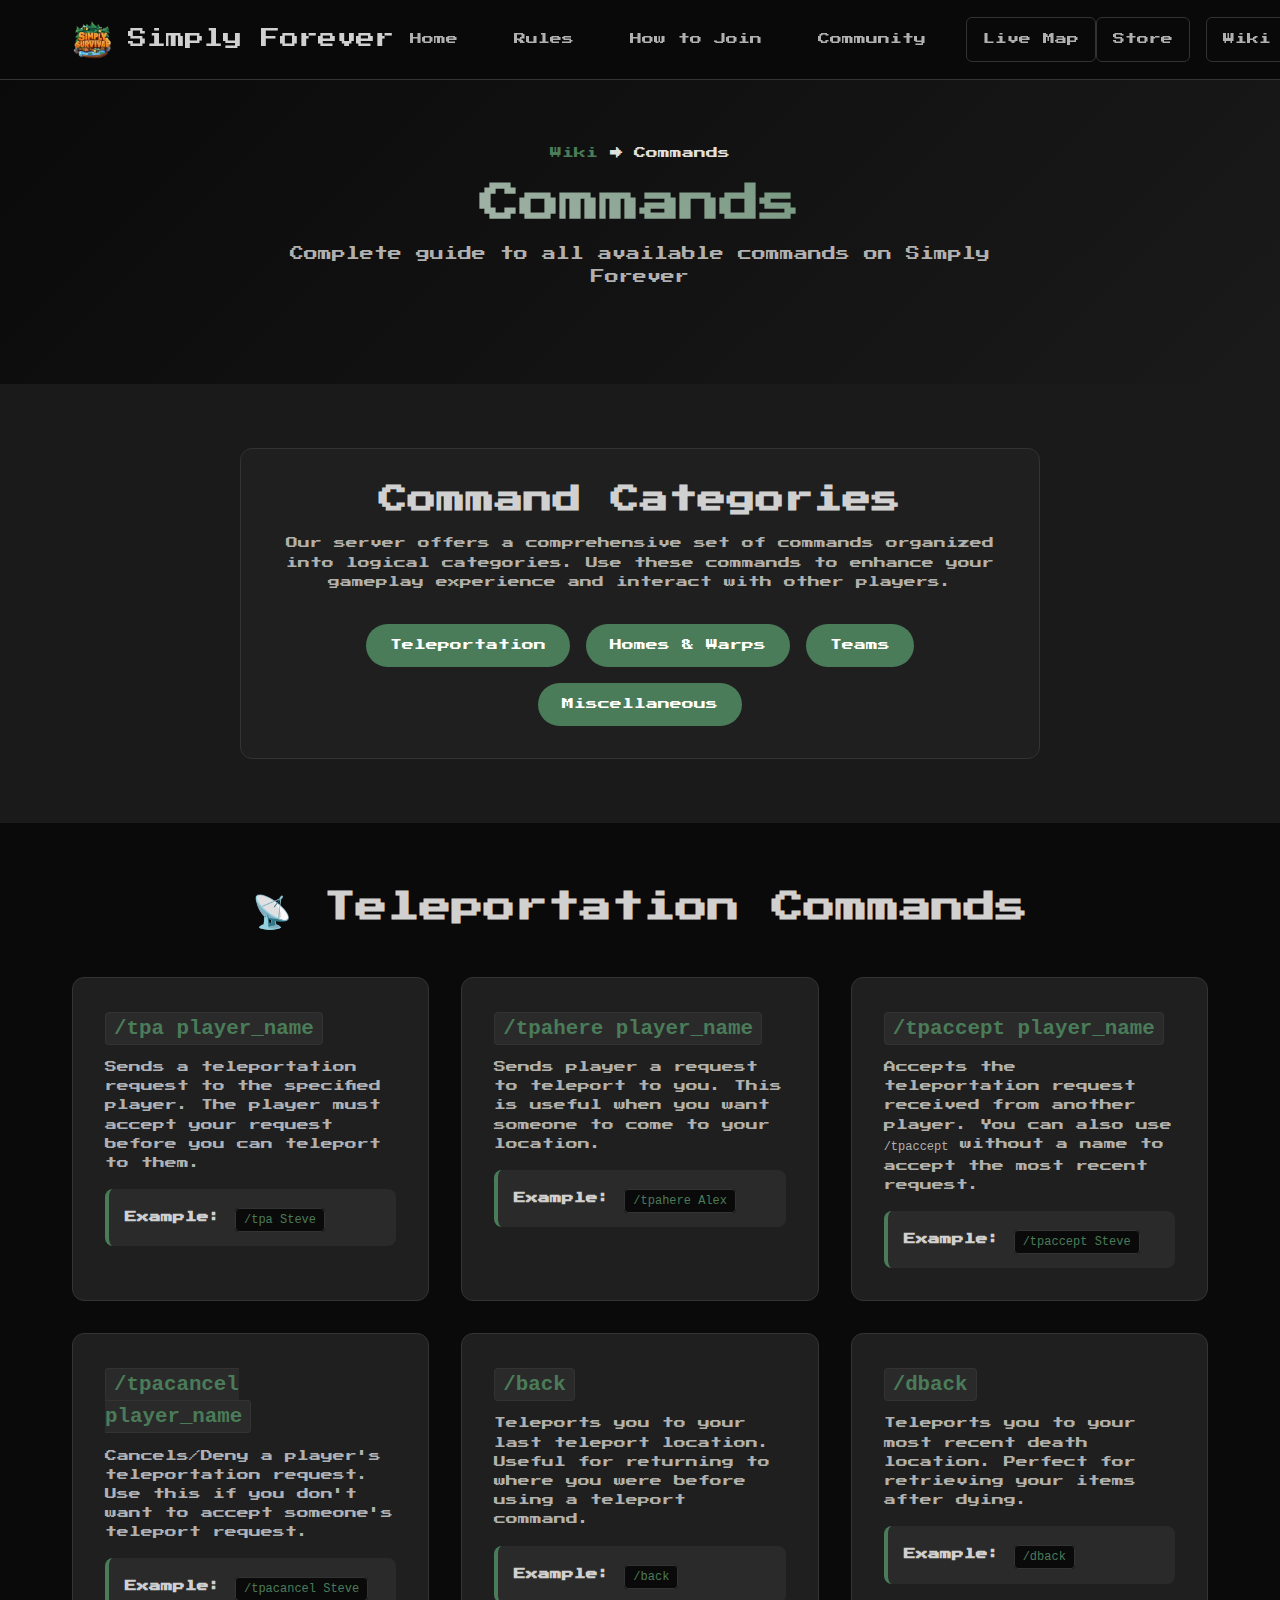
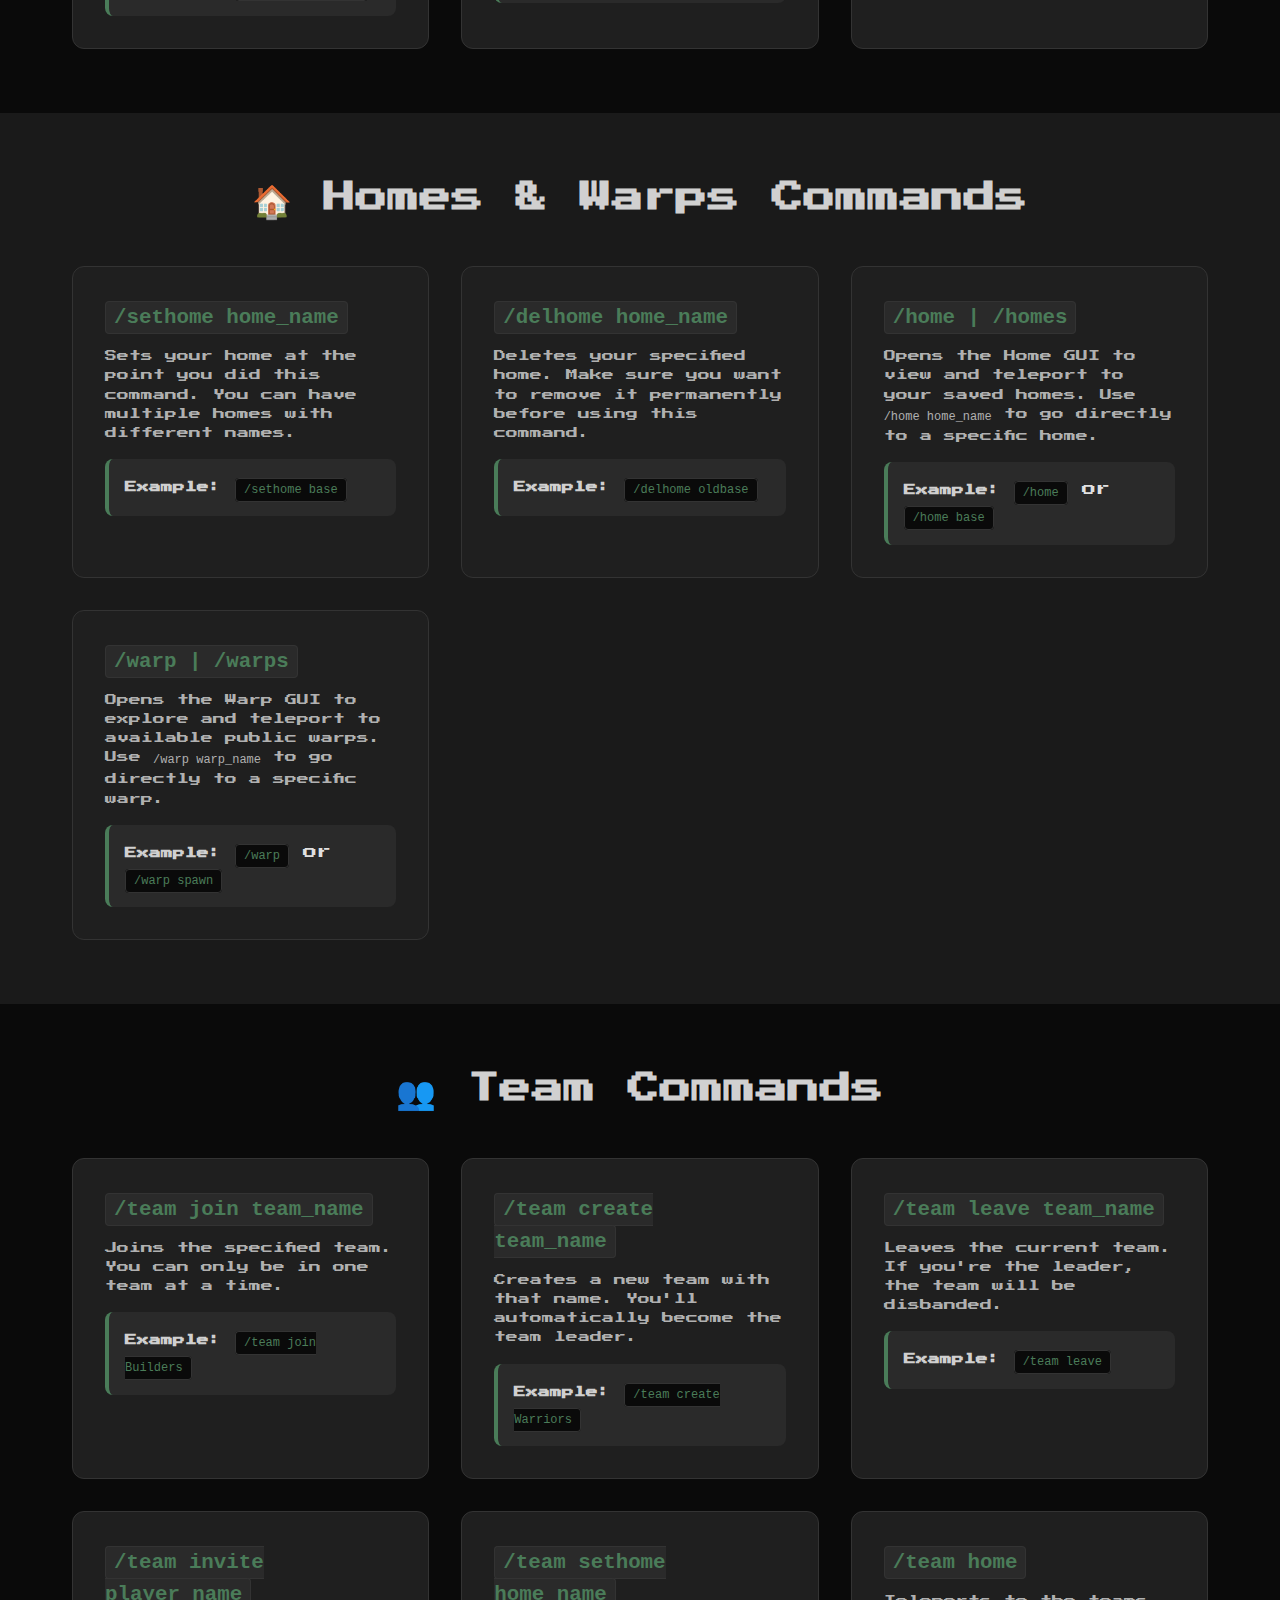
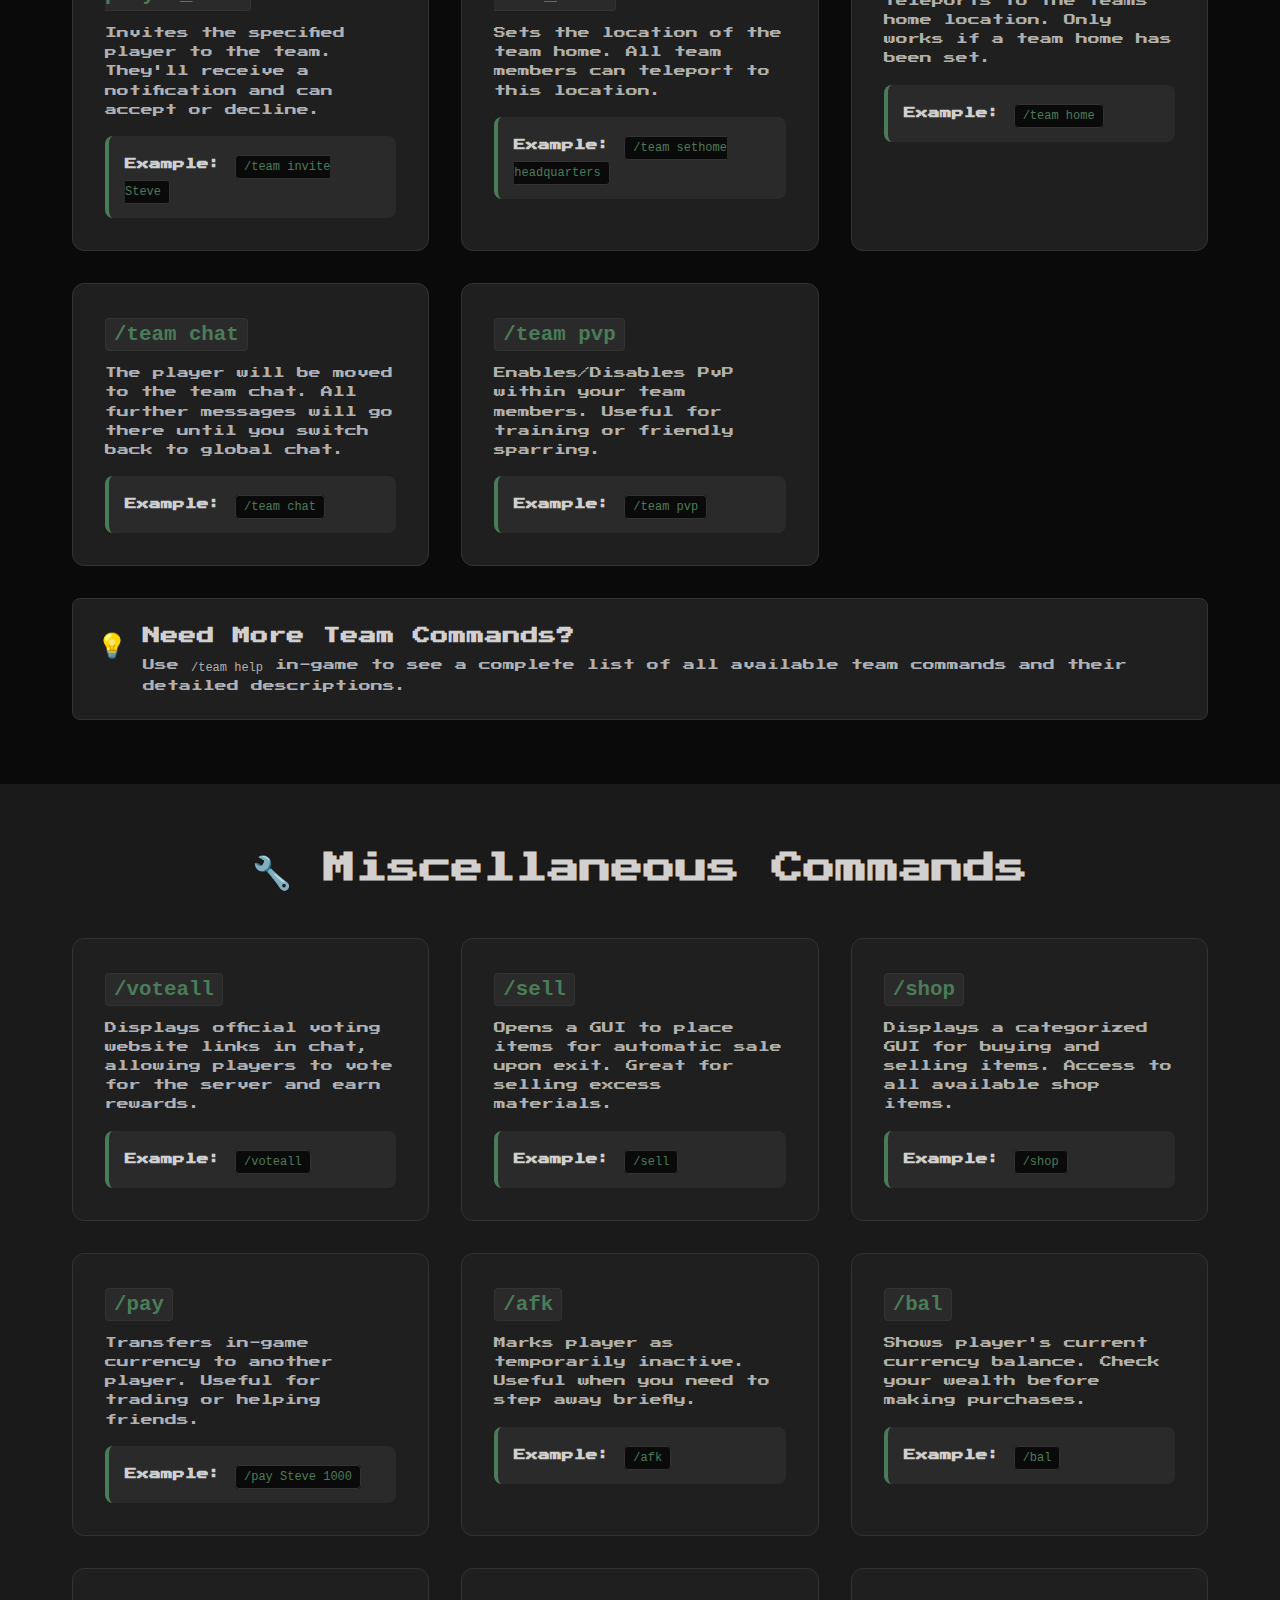
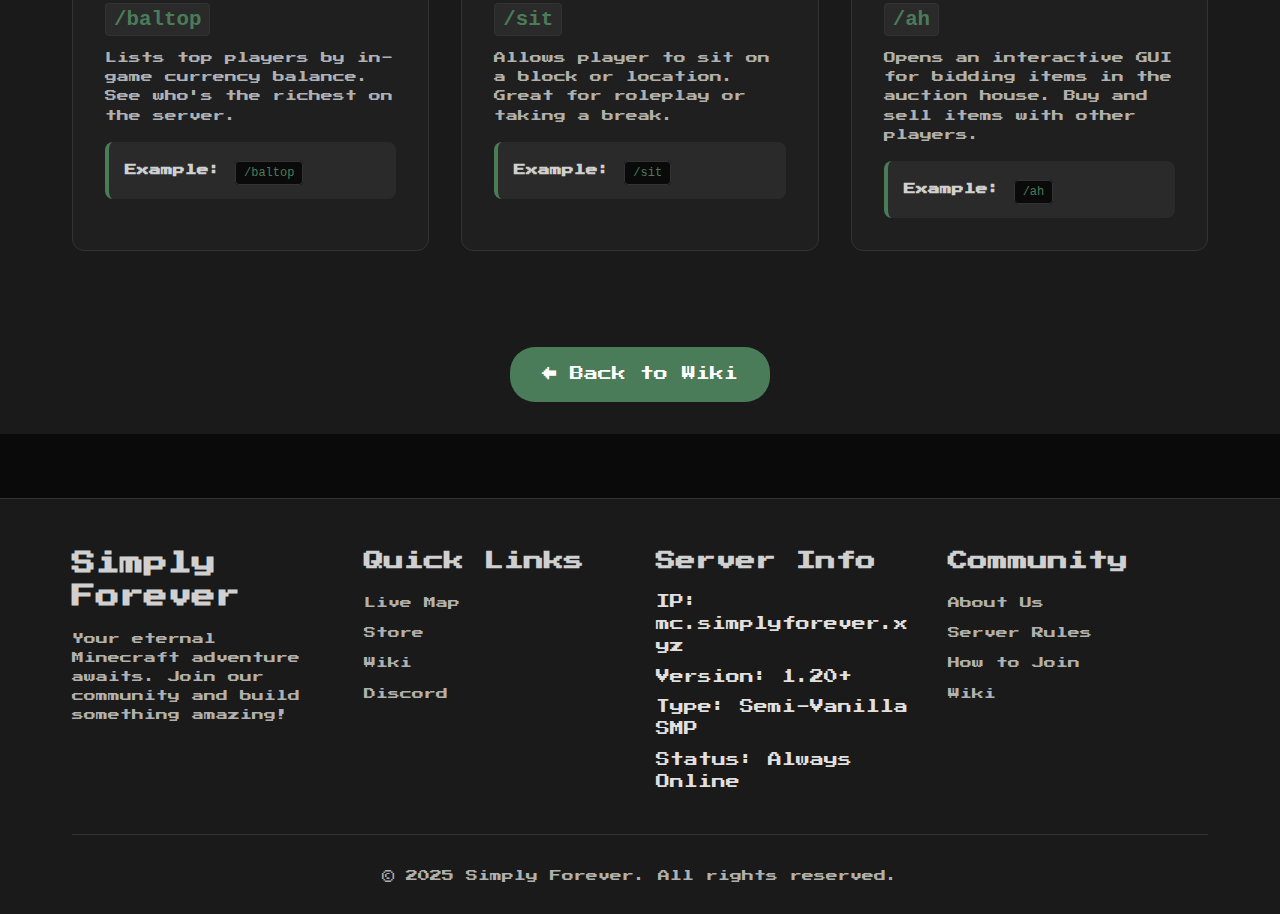
<file: wiki-commands.html>
<!DOCTYPE html>
<html lang="en">
<head>
    <meta charset="UTF-8">
    <meta name="viewport" content="width=device-width, initial-scale=1.0">
    <title>Commands - Simply Forever Wiki</title>
    <meta name="description" content="Complete list of commands available on Simply Forever server">
    <link rel="stylesheet" href="styles.css">
    <link rel="icon" href="favicon.ico" type="image/x-icon">
    <link rel="preconnect" href="https://fonts.googleapis.com">
    <link rel="preconnect" href="https://fonts.gstatic.com" crossorigin>
    <link href="https://fonts.googleapis.com/css2?family=Press+Start+2P:wght@400;600;700&display=swap" rel="stylesheet">
</head>
<body>
    <!-- Navigation Bar -->
    <nav class="navbar" role="navigation" aria-label="Main navigation">
        <div class="nav-container">
            <div class="nav-logo">
                <img src="logo.png" alt="Simply Forever Logo" class="logo-img">
                <span class="logo-text">Simply Forever</span>
            </div>
            
            <ul class="nav-menu" role="menubar">
                <li role="none"><a href="index.html" class="nav-link" role="menuitem">Home</a></li>
                <li role="none"><a href="rules.html" class="nav-link" role="menuitem">Rules</a></li>
                <li role="none"><a href="join.html" class="nav-link" role="menuitem">How to Join</a></li>
                <li role="none"><a href="community.html" class="nav-link" role="menuitem">Community</a></li>
                <li role="none"><a href="https://map.simplyforever.xyz" class="nav-link external-link" role="menuitem" target="_blank" rel="noopener">Live Map</a></li>
            </ul>
            
            <div class="nav-external">
                <a href="https://store.simplyforever.xyz" class="external-link" target="_blank" rel="noopener">Store</a>
                <a href="wiki.html" class="external-link active">Wiki</a>
            </div>
            
            <button class="nav-toggle" aria-label="Toggle navigation menu" aria-expanded="false" aria-controls="nav-menu">
                <span class="hamburger"></span>
            </button>
        </div>
    </nav>

    <!-- Main Content -->
    <main id="main-content">
        <!-- Page Header -->
        <header class="page-header">
            <div class="container">
                <nav class="breadcrumb" aria-label="Breadcrumb">
                    <a href="wiki.html">Wiki</a> → Commands
                </nav>
                <h1 class="page-title">Commands</h1>
                <p class="page-subtitle">Complete guide to all available commands on Simply Forever</p>
            </div>
        </header>

        <!-- Commands Overview -->
        <section class="commands-overview">
            <div class="container">
                <div class="overview-card">
                    <h2>Command Categories</h2>
                    <p>Our server offers a comprehensive set of commands organized into logical categories. Use these commands to enhance your gameplay experience and interact with other players.</p>
                    <div class="category-links">
                        <a href="#teleportation" class="category-link">Teleportation</a>
                        <a href="#homes-warps" class="category-link">Homes & Warps</a>
                        <a href="#teams" class="category-link">Teams</a>
                        <a href="#miscellaneous" class="category-link">Miscellaneous</a>
                    </div>
                </div>
            </div>
        </section>

        <!-- Teleportation Commands -->
        <section id="teleportation" class="command-section">
            <div class="container">
                <h2 class="section-title">📡 Teleportation Commands</h2>
                <div class="commands-grid">
                    <div class="command-card">
                        <h3><code>/tpa player_name</code></h3>
                        <p>Sends a teleportation request to the specified player. The player must accept your request before you can teleport to them.</p>
                        <div class="command-example">
                            <strong>Example:</strong> <code>/tpa Steve</code>
                        </div>
                    </div>
                    
                    <div class="command-card">
                        <h3><code>/tpahere player_name</code></h3>
                        <p>Sends player a request to teleport to you. This is useful when you want someone to come to your location.</p>
                        <div class="command-example">
                            <strong>Example:</strong> <code>/tpahere Alex</code>
                        </div>
                    </div>
                    
                    <div class="command-card">
                        <h3><code>/tpaccept player_name</code></h3>
                        <p>Accepts the teleportation request received from another player. You can also use <code>/tpaccept</code> without a name to accept the most recent request.</p>
                        <div class="command-example">
                            <strong>Example:</strong> <code>/tpaccept Steve</code>
                        </div>
                    </div>
                    
                    <div class="command-card">
                        <h3><code>/tpacancel player_name</code></h3>
                        <p>Cancels/Deny a player's teleportation request. Use this if you don't want to accept someone's teleport request.</p>
                        <div class="command-example">
                            <strong>Example:</strong> <code>/tpacancel Steve</code>
                        </div>
                    </div>
                    
                    <div class="command-card">
                        <h3><code>/back</code></h3>
                        <p>Teleports you to your last teleport location. Useful for returning to where you were before using a teleport command.</p>
                        <div class="command-example">
                            <strong>Example:</strong> <code>/back</code>
                        </div>
                    </div>
                    
                    <div class="command-card">
                        <h3><code>/dback</code></h3>
                        <p>Teleports you to your most recent death location. Perfect for retrieving your items after dying.</p>
                        <div class="command-example">
                            <strong>Example:</strong> <code>/dback</code>
                        </div>
                    </div>
                </div>
            </div>
        </section>

        <!-- Homes and Warps Commands -->
        <section id="homes-warps" class="command-section">
            <div class="container">
                <h2 class="section-title">🏠 Homes & Warps Commands</h2>
                <div class="commands-grid">
                    <div class="command-card">
                        <h3><code>/sethome home_name</code></h3>
                        <p>Sets your home at the point you did this command. You can have multiple homes with different names.</p>
                        <div class="command-example">
                            <strong>Example:</strong> <code>/sethome base</code>
                        </div>
                    </div>
                    
                    <div class="command-card">
                        <h3><code>/delhome home_name</code></h3>
                        <p>Deletes your specified home. Make sure you want to remove it permanently before using this command.</p>
                        <div class="command-example">
                            <strong>Example:</strong> <code>/delhome oldbase</code>
                        </div>
                    </div>
                    
                    <div class="command-card">
                        <h3><code>/home | /homes</code></h3>
                        <p>Opens the Home GUI to view and teleport to your saved homes. Use <code>/home home_name</code> to go directly to a specific home.</p>
                        <div class="command-example">
                            <strong>Example:</strong> <code>/home</code> or <code>/home base</code>
                        </div>
                    </div>
                    
                    <div class="command-card">
                        <h3><code>/warp | /warps</code></h3>
                        <p>Opens the Warp GUI to explore and teleport to available public warps. Use <code>/warp warp_name</code> to go directly to a specific warp.</p>
                        <div class="command-example">
                            <strong>Example:</strong> <code>/warp</code> or <code>/warp spawn</code>
                        </div>
                    </div>
                </div>
            </div>
        </section>

        <!-- Team Commands -->
        <section id="teams" class="command-section">
            <div class="container">
                <h2 class="section-title">👥 Team Commands</h2>
                <div class="commands-grid">
                    <div class="command-card">
                        <h3><code>/team join team_name</code></h3>
                        <p>Joins the specified team. You can only be in one team at a time.</p>
                        <div class="command-example">
                            <strong>Example:</strong> <code>/team join Builders</code>
                        </div>
                    </div>
                    
                    <div class="command-card">
                        <h3><code>/team create team_name</code></h3>
                        <p>Creates a new team with that name. You'll automatically become the team leader.</p>
                        <div class="command-example">
                            <strong>Example:</strong> <code>/team create Warriors</code>
                        </div>
                    </div>
                    
                    <div class="command-card">
                        <h3><code>/team leave team_name</code></h3>
                        <p>Leaves the current team. If you're the leader, the team will be disbanded.</p>
                        <div class="command-example">
                            <strong>Example:</strong> <code>/team leave</code>
                        </div>
                    </div>
                    
                    <div class="command-card">
                        <h3><code>/team invite player_name</code></h3>
                        <p>Invites the specified player to the team. They'll receive a notification and can accept or decline.</p>
                        <div class="command-example">
                            <strong>Example:</strong> <code>/team invite Steve</code>
                        </div>
                    </div>
                    
                    <div class="command-card">
                        <h3><code>/team sethome home_name</code></h3>
                        <p>Sets the location of the team home. All team members can teleport to this location.</p>
                        <div class="command-example">
                            <strong>Example:</strong> <code>/team sethome headquarters</code>
                        </div>
                    </div>
                    
                    <div class="command-card">
                        <h3><code>/team home</code></h3>
                        <p>Teleports to the teams home location. Only works if a team home has been set.</p>
                        <div class="command-example">
                            <strong>Example:</strong> <code>/team home</code>
                        </div>
                    </div>
                    
                    <div class="command-card">
                        <h3><code>/team chat</code></h3>
                        <p>The player will be moved to the team chat. All further messages will go there until you switch back to global chat.</p>
                        <div class="command-example">
                            <strong>Example:</strong> <code>/team chat</code>
                        </div>
                    </div>
                    
                    <div class="command-card">
                        <h3><code>/team pvp</code></h3>
                        <p>Enables/Disables PvP within your team members. Useful for training or friendly sparring.</p>
                        <div class="command-example">
                            <strong>Example:</strong> <code>/team pvp</code>
                        </div>
                    </div>
                </div>
                
                <div class="team-help-note">
                    <div class="note-icon">💡</div>
                    <div class="note-content">
                        <h3>Need More Team Commands?</h3>
                        <p>Use <code>/team help</code> in-game to see a complete list of all available team commands and their detailed descriptions.</p>
                    </div>
                </div>
            </div>
        </section>

        <!-- Miscellaneous Commands -->
        <section id="miscellaneous" class="command-section">
            <div class="container">
                <h2 class="section-title">🔧 Miscellaneous Commands</h2>
                <div class="commands-grid">
                    <div class="command-card">
                        <h3><code>/voteall</code></h3>
                        <p>Displays official voting website links in chat, allowing players to vote for the server and earn rewards.</p>
                        <div class="command-example">
                            <strong>Example:</strong> <code>/voteall</code>
                        </div>
                    </div>
                    
                    <div class="command-card">
                        <h3><code>/sell</code></h3>
                        <p>Opens a GUI to place items for automatic sale upon exit. Great for selling excess materials.</p>
                        <div class="command-example">
                            <strong>Example:</strong> <code>/sell</code>
                        </div>
                    </div>
                    
                    <div class="command-card">
                        <h3><code>/shop</code></h3>
                        <p>Displays a categorized GUI for buying and selling items. Access to all available shop items.</p>
                        <div class="command-example">
                            <strong>Example:</strong> <code>/shop</code>
                        </div>
                    </div>
                    
                    <div class="command-card">
                        <h3><code>/pay</code></h3>
                        <p>Transfers in-game currency to another player. Useful for trading or helping friends.</p>
                        <div class="command-example">
                            <strong>Example:</strong> <code>/pay Steve 1000</code>
                        </div>
                    </div>
                    
                    <div class="command-card">
                        <h3><code>/afk</code></h3>
                        <p>Marks player as temporarily inactive. Useful when you need to step away briefly.</p>
                        <div class="command-example">
                            <strong>Example:</strong> <code>/afk</code>
                        </div>
                    </div>
                    
                    <div class="command-card">
                        <h3><code>/bal</code></h3>
                        <p>Shows player's current currency balance. Check your wealth before making purchases.</p>
                        <div class="command-example">
                            <strong>Example:</strong> <code>/bal</code>
                        </div>
                    </div>
                    
                    <div class="command-card">
                        <h3><code>/baltop</code></h3>
                        <p>Lists top players by in-game currency balance. See who's the richest on the server.</p>
                        <div class="command-example">
                            <strong>Example:</strong> <code>/baltop</code>
                        </div>
                    </div>
                    
                    <div class="command-card">
                        <h3><code>/sit</code></h3>
                        <p>Allows player to sit on a block or location. Great for roleplay or taking a break.</p>
                        <div class="command-example">
                            <strong>Example:</strong> <code>/sit</code>
                        </div>
                    </div>
                    
                    <div class="command-card">
                        <h3><code>/ah</code></h3>
                        <p>Opens an interactive GUI for bidding items in the auction house. Buy and sell items with other players.</p>
                        <div class="command-example">
                            <strong>Example:</strong> <code>/ah</code>
                        </div>
                    </div>
                </div>
            </div>
        </section>

        <!-- Navigation Back -->
        <section class="wiki-navigation-back">
            <div class="container">
                <a href="wiki.html" class="back-to-wiki">← Back to Wiki</a>
            </div>
        </section>
    </main>

    <!-- Footer -->
    <footer class="footer" role="contentinfo">
        <div class="container">
            <div class="footer-content">
                <div class="footer-section">
                    <h3>Simply Forever</h3>
                    <p>Your eternal Minecraft adventure awaits. Join our community and build something amazing!</p>
                </div>
                
                <div class="footer-section">
                    <h4>Quick Links</h4>
                    <ul>
                        <li><a href="https://map.simplyforever.xyz" target="_blank" rel="noopener">Live Map</a></li>
                        <li><a href="https://store.simplyforever.xyz" target="_blank" rel="noopener">Store</a></li>
                        <li><a href="wiki.html">Wiki</a></li>
                        <li><a href="https://discord.gg/VCeAEcGHgf" target="_blank" rel="noopener noreferrer">Discord</a></li>
                    </ul>
                </div>
                
                <div class="footer-section">
                    <h4>Server Info</h4>
                    <ul>
                        <li>IP: mc.simplyforever.xyz</li>
                        <li>Version: 1.20+</li>
                        <li>Type: Semi-Vanilla SMP</li>
                        <li>Status: Always Online</li>
                    </ul>
                </div>
                
                <div class="footer-section">
                    <h4>Community</h4>
                    <ul>
                        <li><a href="about.html">About Us</a></li>
                        <li><a href="rules.html">Server Rules</a></li>
                        <li><a href="join.html">How to Join</a></li>
                        <li><a href="wiki.html">Wiki</a></li>
                    </ul>
                </div>
            </div>
            
            <div class="footer-bottom">
                <p>&copy; 2025 Simply Forever. All rights reserved.</p>
            </div>
        </div>
    </footer>

    <script src="script.js"></script>
    
    <!-- Skip to main content link for accessibility -->
    <a href="#main-content" class="skip-link">Skip to main content</a>
</body>
</html>
</file>
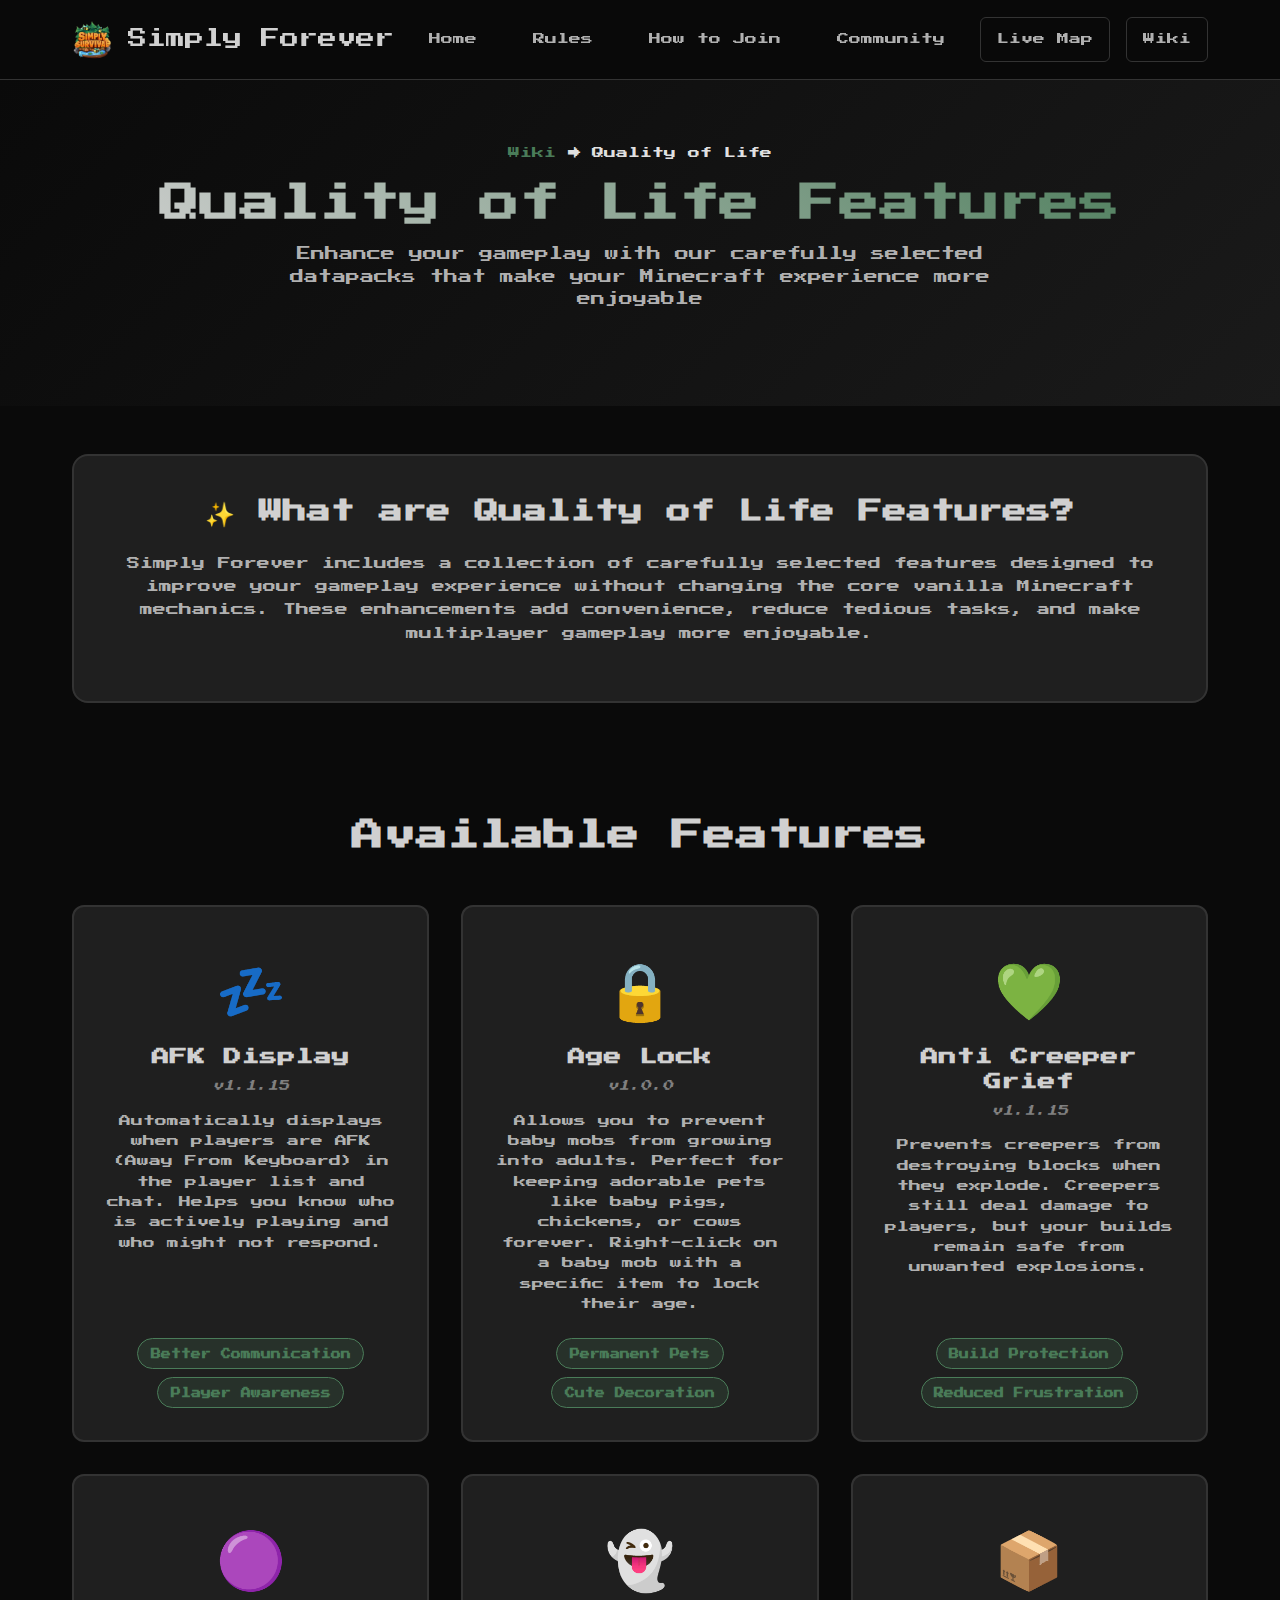
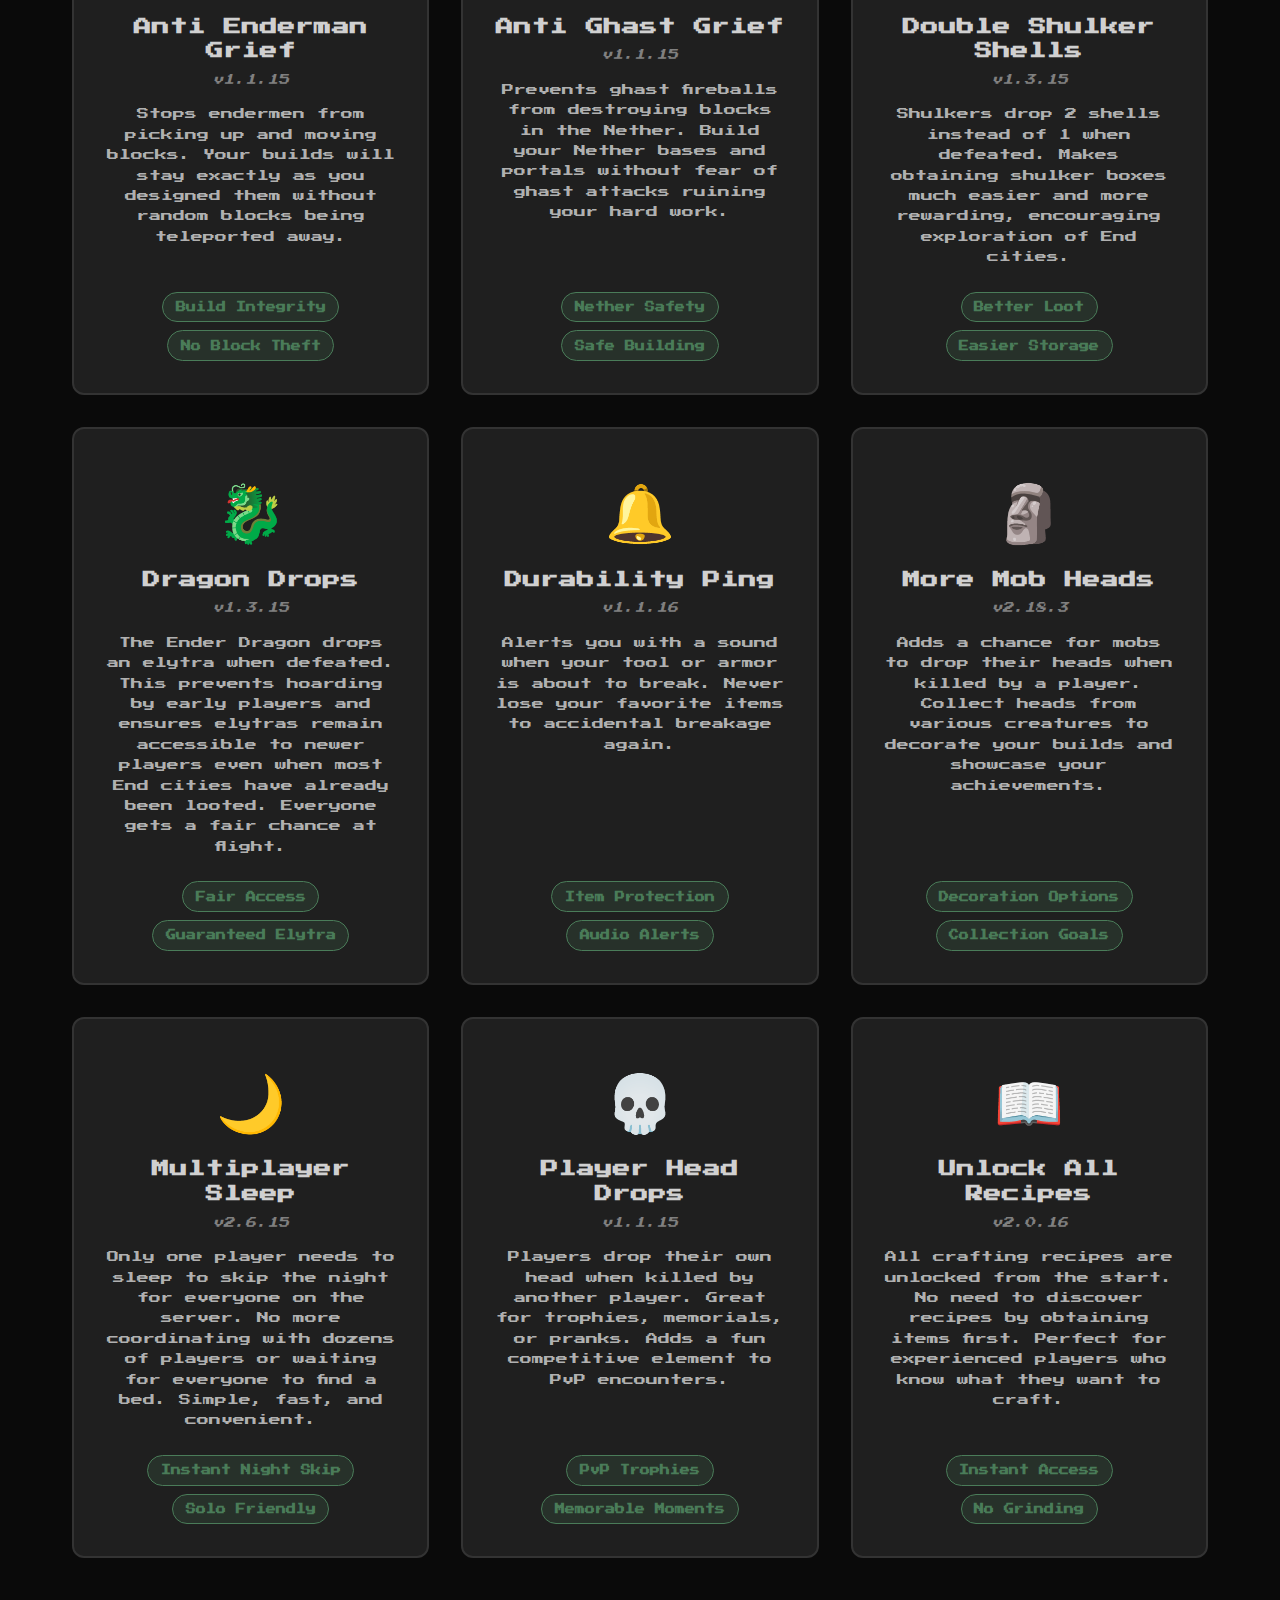
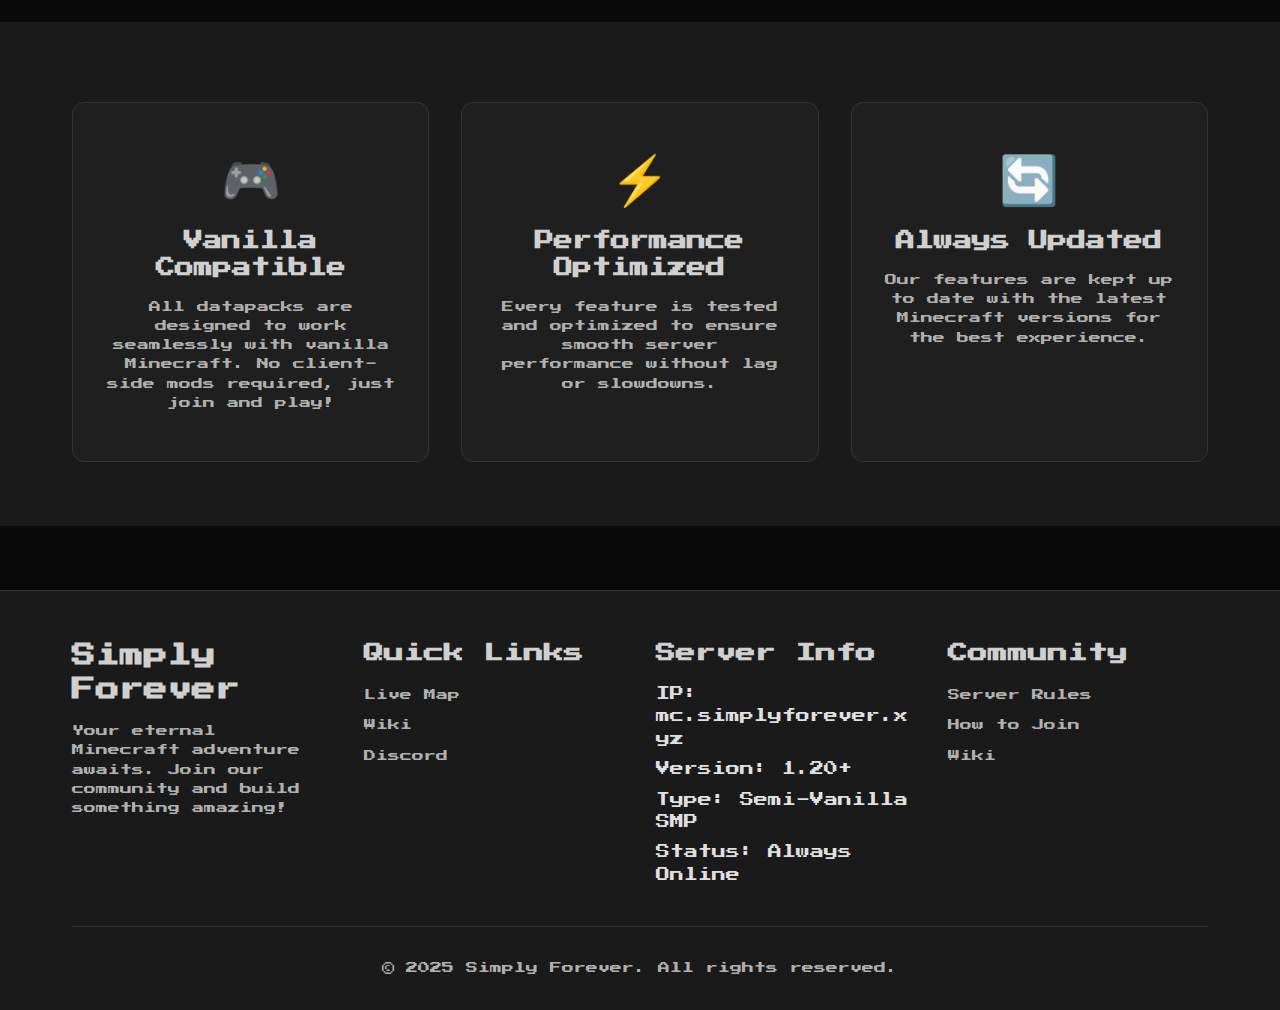
<file: wiki-qol.html>
<!DOCTYPE html>
<html lang="en">
<head>
    <meta charset="UTF-8">
    <meta name="viewport" content="width=device-width, initial-scale=1.0">
    <title>Quality of Life Features - Simply Forever Wiki</title>
    <meta name="description" content="Discover all the quality of life datapacks and enhancements on Simply Forever">
    <link rel="stylesheet" href="styles.css">
    <link rel="icon" href="favicon.ico" type="image/x-icon">
    <link rel="preconnect" href="https://fonts.googleapis.com">
    <link rel="preconnect" href="https://fonts.gstatic.com" crossorigin>
    <link href="https://fonts.googleapis.com/css2?family=Press+Start+2P:wght@400;600;700&display=swap" rel="stylesheet">
</head>
<body>
    <!-- Navigation Bar -->
    <nav class="navbar" role="navigation" aria-label="Main navigation">
        <div class="nav-container">
            <div class="nav-logo">
                <img src="logo.png" alt="Simply Forever Logo" class="logo-img">
                <span class="logo-text">Simply Forever</span>
            </div>
            
            <ul class="nav-menu" role="menubar">
                <li role="none"><a href="index.html" class="nav-link" role="menuitem">Home</a></li>
                <li role="none"><a href="rules.html" class="nav-link" role="menuitem">Rules</a></li>
                <li role="none"><a href="join.html" class="nav-link" role="menuitem">How to Join</a></li>
                <li role="none"><a href="community.html" class="nav-link" role="menuitem">Community</a></li>
            </ul>
            
            <div class="nav-external">
                <a href="https://map.simplyforever.xyz" class="external-link" target="_blank" rel="noopener">Live Map</a>
                <a href="wiki.html" class="external-link active">Wiki</a>
            </div>
            
            <button class="nav-toggle" aria-label="Toggle navigation menu" aria-expanded="false" aria-controls="nav-menu">
                <span class="hamburger"></span>
            </button>
        </div>
    </nav>

    <!-- Main Content -->
    <main id="main-content">
        <!-- Page Header -->
        <header class="page-header">
            <div class="container">
                <nav class="breadcrumb" aria-label="Breadcrumb">
                    <a href="wiki.html">Wiki</a> → Quality of Life
                </nav>
                <h1 class="page-title">Quality of Life Features</h1>
                <p class="page-subtitle">Enhance your gameplay with our carefully selected datapacks that make your Minecraft experience more enjoyable</p>
            </div>
        </header>

        <!-- Introduction Section -->
        <section class="qol-intro">
            <div class="container">
                <div class="intro-card">
                    <h2>✨ What are Quality of Life Features?</h2>
                    <p>Simply Forever includes a collection of carefully selected features designed to improve your gameplay experience without changing the core vanilla Minecraft mechanics. These enhancements add convenience, reduce tedious tasks, and make multiplayer gameplay more enjoyable.</p>
                </div>
            </div>
        </section>

        <!-- Features Grid -->
        <section class="datapacks-section">
            <div class="container">
                <h2 class="section-title">Available Features</h2>
                <div class="datapacks-grid">
                    
                    <!-- AFK Display -->
                    <div class="datapack-card">
                        <div class="datapack-icon">💤</div>
                        <h3>AFK Display</h3>
                        <p class="version">v1.1.15</p>
                        <p class="description">Automatically displays when players are AFK (Away From Keyboard) in the player list and chat. Helps you know who is actively playing and who might not respond.</p>
                        <div class="datapack-benefits">
                            <span class="benefit">Better Communication</span>
                            <span class="benefit">Player Awareness</span>
                        </div>
                    </div>

                    <!-- Age Lock -->
                    <div class="datapack-card">
                        <div class="datapack-icon">🔒</div>
                        <h3>Age Lock</h3>
                        <p class="version">v1.0.0</p>
                        <p class="description">Allows you to prevent baby mobs from growing into adults. Perfect for keeping adorable pets like baby pigs, chickens, or cows forever. Right-click on a baby mob with a specific item to lock their age.</p>
                        <div class="datapack-benefits">
                            <span class="benefit">Permanent Pets</span>
                            <span class="benefit">Cute Decoration</span>
                        </div>
                    </div>

                    <!-- Anti Creeper Grief -->
                    <div class="datapack-card">
                        <div class="datapack-icon">💚</div>
                        <h3>Anti Creeper Grief</h3>
                        <p class="version">v1.1.15</p>
                        <p class="description">Prevents creepers from destroying blocks when they explode. Creepers still deal damage to players, but your builds remain safe from unwanted explosions.</p>
                        <div class="datapack-benefits">
                            <span class="benefit">Build Protection</span>
                            <span class="benefit">Reduced Frustration</span>
                        </div>
                    </div>

                    <!-- Anti Enderman Grief -->
                    <div class="datapack-card">
                        <div class="datapack-icon">🟣</div>
                        <h3>Anti Enderman Grief</h3>
                        <p class="version">v1.1.15</p>
                        <p class="description">Stops endermen from picking up and moving blocks. Your builds will stay exactly as you designed them without random blocks being teleported away.</p>
                        <div class="datapack-benefits">
                            <span class="benefit">Build Integrity</span>
                            <span class="benefit">No Block Theft</span>
                        </div>
                    </div>

                    <!-- Anti Ghast Grief -->
                    <div class="datapack-card">
                        <div class="datapack-icon">👻</div>
                        <h3>Anti Ghast Grief</h3>
                        <p class="version">v1.1.15</p>
                        <p class="description">Prevents ghast fireballs from destroying blocks in the Nether. Build your Nether bases and portals without fear of ghast attacks ruining your hard work.</p>
                        <div class="datapack-benefits">
                            <span class="benefit">Nether Safety</span>
                            <span class="benefit">Safe Building</span>
                        </div>
                    </div>

                    <!-- Double Shulker Shells -->
                    <div class="datapack-card">
                        <div class="datapack-icon">📦</div>
                        <h3>Double Shulker Shells</h3>
                        <p class="version">v1.3.15</p>
                        <p class="description">Shulkers drop 2 shells instead of 1 when defeated. Makes obtaining shulker boxes much easier and more rewarding, encouraging exploration of End cities.</p>
                        <div class="datapack-benefits">
                            <span class="benefit">Better Loot</span>
                            <span class="benefit">Easier Storage</span>
                        </div>
                    </div>

                    <!-- Dragon Drops -->
                    <div class="datapack-card">
                        <div class="datapack-icon">🐉</div>
                        <h3>Dragon Drops</h3>
                        <p class="version">v1.3.15</p>
                        <p class="description">The Ender Dragon drops an elytra when defeated. This prevents hoarding by early players and ensures elytras remain accessible to newer players even when most End cities have already been looted. Everyone gets a fair chance at flight.</p>
                        <div class="datapack-benefits">
                            <span class="benefit">Fair Access</span>
                            <span class="benefit">Guaranteed Elytra</span>
                        </div>
                    </div>

                    <!-- Durability Ping -->
                    <div class="datapack-card">
                        <div class="datapack-icon">🔔</div>
                        <h3>Durability Ping</h3>
                        <p class="version">v1.1.16</p>
                        <p class="description">Alerts you with a sound when your tool or armor is about to break. Never lose your favorite items to accidental breakage again.</p>
                        <div class="datapack-benefits">
                            <span class="benefit">Item Protection</span>
                            <span class="benefit">Audio Alerts</span>
                        </div>
                    </div>

                    <!-- More Mob Heads -->
                    <div class="datapack-card">
                        <div class="datapack-icon">🗿</div>
                        <h3>More Mob Heads</h3>
                        <p class="version">v2.18.3</p>
                        <p class="description">Adds a chance for mobs to drop their heads when killed by a player. Collect heads from various creatures to decorate your builds and showcase your achievements.</p>
                        <div class="datapack-benefits">
                            <span class="benefit">Decoration Options</span>
                            <span class="benefit">Collection Goals</span>
                        </div>
                    </div>

                    <!-- Multiplayer Sleep -->
                    <div class="datapack-card">
                        <div class="datapack-icon">🌙</div>
                        <h3>Multiplayer Sleep</h3>
                        <p class="version">v2.6.15</p>
                        <p class="description">Only one player needs to sleep to skip the night for everyone on the server. No more coordinating with dozens of players or waiting for everyone to find a bed. Simple, fast, and convenient.</p>
                        <div class="datapack-benefits">
                            <span class="benefit">Instant Night Skip</span>
                            <span class="benefit">Solo Friendly</span>
                        </div>
                    </div>

                    <!-- Player Head Drops -->
                    <div class="datapack-card">
                        <div class="datapack-icon">💀</div>
                        <h3>Player Head Drops</h3>
                        <p class="version">v1.1.15</p>
                        <p class="description">Players drop their own head when killed by another player. Great for trophies, memorials, or pranks. Adds a fun competitive element to PvP encounters.</p>
                        <div class="datapack-benefits">
                            <span class="benefit">PvP Trophies</span>
                            <span class="benefit">Memorable Moments</span>
                        </div>
                    </div>

                    <!-- Unlock All Recipes -->
                    <div class="datapack-card">
                        <div class="datapack-icon">📖</div>
                        <h3>Unlock All Recipes</h3>
                        <p class="version">v2.0.16</p>
                        <p class="description">All crafting recipes are unlocked from the start. No need to discover recipes by obtaining items first. Perfect for experienced players who know what they want to craft.</p>
                        <div class="datapack-benefits">
                            <span class="benefit">Instant Access</span>
                            <span class="benefit">No Grinding</span>
                        </div>
                    </div>

                </div>
            </div>
        </section>

        <!-- Additional Info Section -->
        <section class="qol-info">
            <div class="container">
                <div class="info-grid">
                    <div class="info-card">
                        <div class="info-icon">🎮</div>
                        <h3>Vanilla Compatible</h3>
                        <p>All datapacks are designed to work seamlessly with vanilla Minecraft. No client-side mods required, just join and play!</p>
                    </div>
                    
                    <div class="info-card">
                        <div class="info-icon">⚡</div>
                        <h3>Performance Optimized</h3>
                        <p>Every feature is tested and optimized to ensure smooth server performance without lag or slowdowns.</p>
                    </div>
                    
                    <div class="info-card">
                        <div class="info-icon">🔄</div>
                        <h3>Always Updated</h3>
                        <p>Our features are kept up to date with the latest Minecraft versions for the best experience.</p>
                    </div>
                </div>
            </div>
        </section>

    </main>

    <!-- Footer -->
    <footer class="footer" role="contentinfo">
        <div class="container">
            <div class="footer-content">
                <div class="footer-section">
                    <h3>Simply Forever</h3>
                    <p>Your eternal Minecraft adventure awaits. Join our community and build something amazing!</p>
                </div>
                
                <div class="footer-section">
                    <h4>Quick Links</h4>
                    <ul>
                        <li><a href="https://map.simplyforever.xyz" target="_blank" rel="noopener">Live Map</a></li>
                        <li><a href="wiki.html">Wiki</a></li>
                        <li><a href="https://discord.gg/VCeAEcGHgf" target="_blank" rel="noopener noreferrer">Discord</a></li>
                    </ul>
                </div>
                
                <div class="footer-section">
                    <h4>Server Info</h4>
                    <ul>
                        <li>IP: mc.simplyforever.xyz</li>
                        <li>Version: 1.20+</li>
                        <li>Type: Semi-Vanilla SMP</li>
                        <li>Status: Always Online</li>
                    </ul>
                </div>
                
                <div class="footer-section">
                    <h4>Community</h4>
                    <ul>
                        <li><a href="rules.html">Server Rules</a></li>
                        <li><a href="join.html">How to Join</a></li>
                        <li><a href="wiki.html">Wiki</a></li>
                    </ul>
                </div>
            </div>
            
            <div class="footer-bottom">
                <p>&copy; 2025 Simply Forever. All rights reserved.</p>
            </div>
        </div>
    </footer>

    <script src="script.js"></script>
    
    <!-- Skip to main content link for accessibility -->
    <a href="#main-content" class="skip-link">Skip to main content</a>
</body>
</html>
</file>
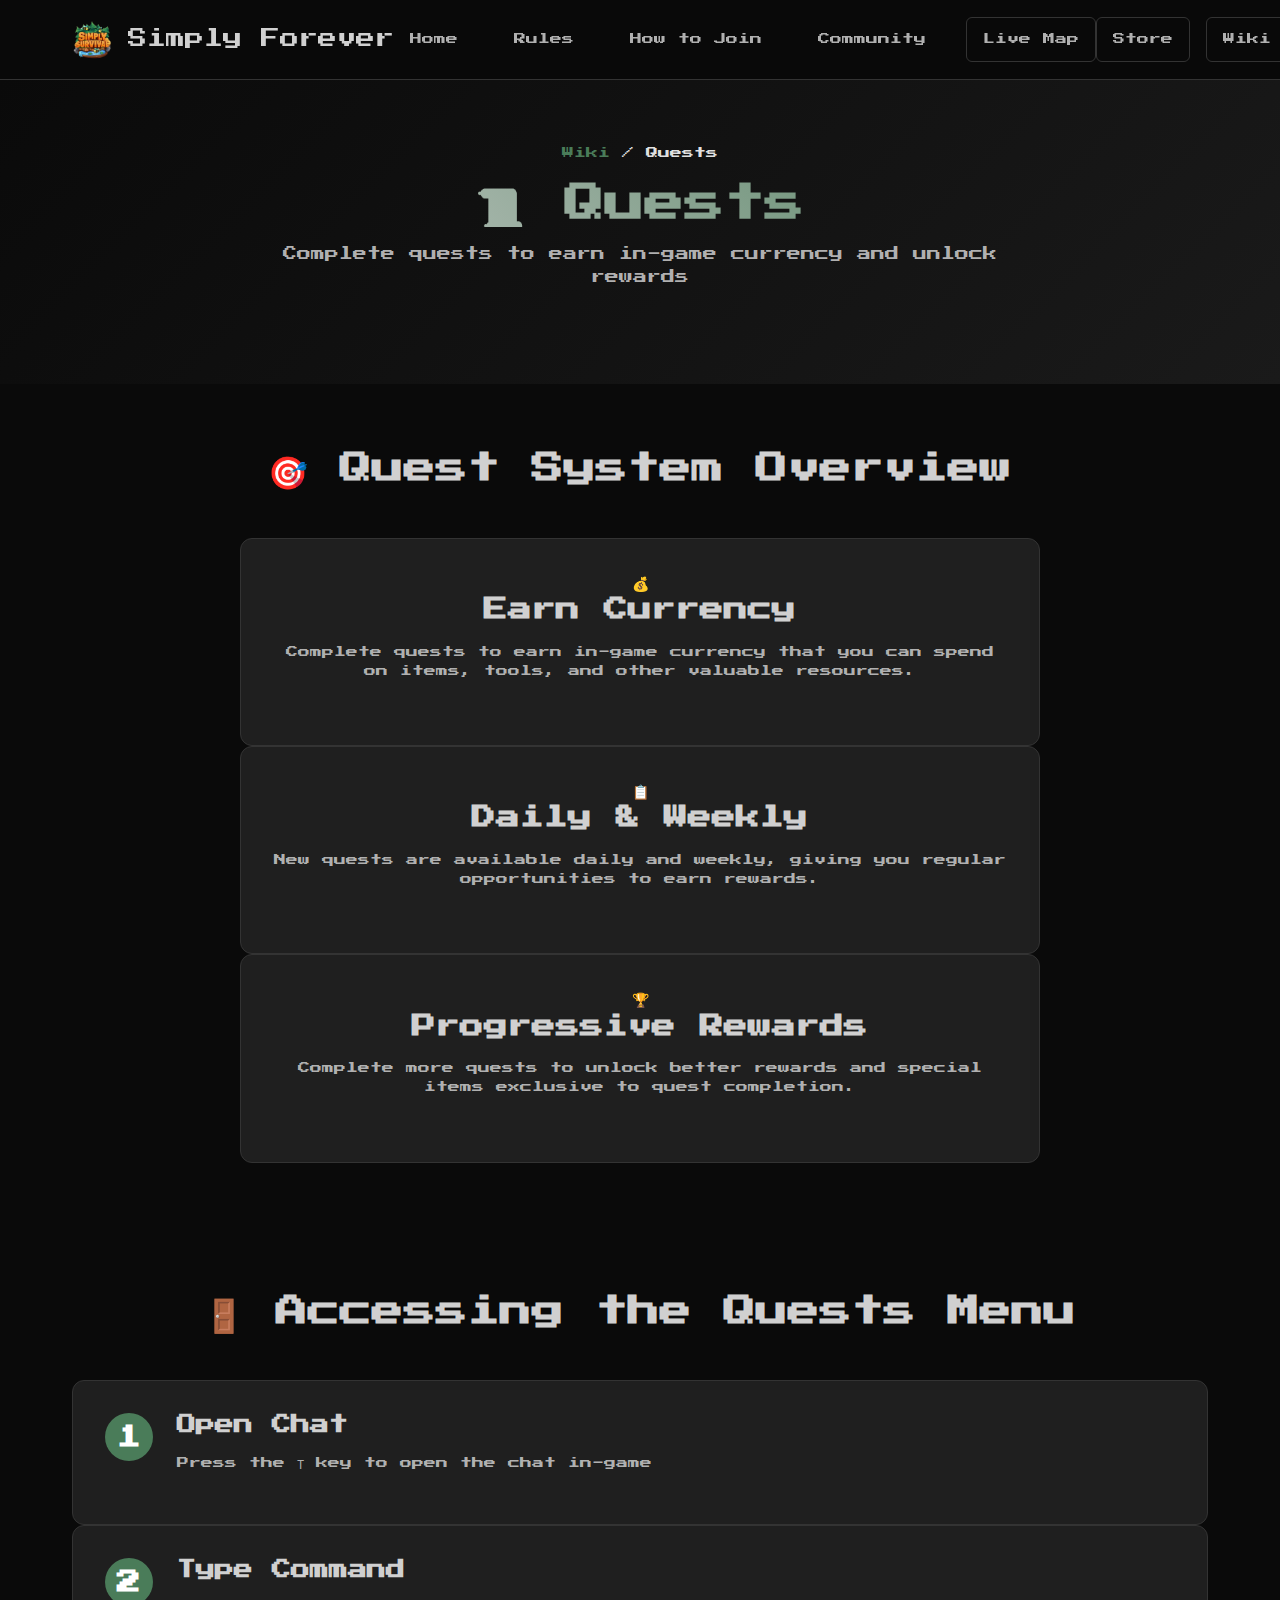
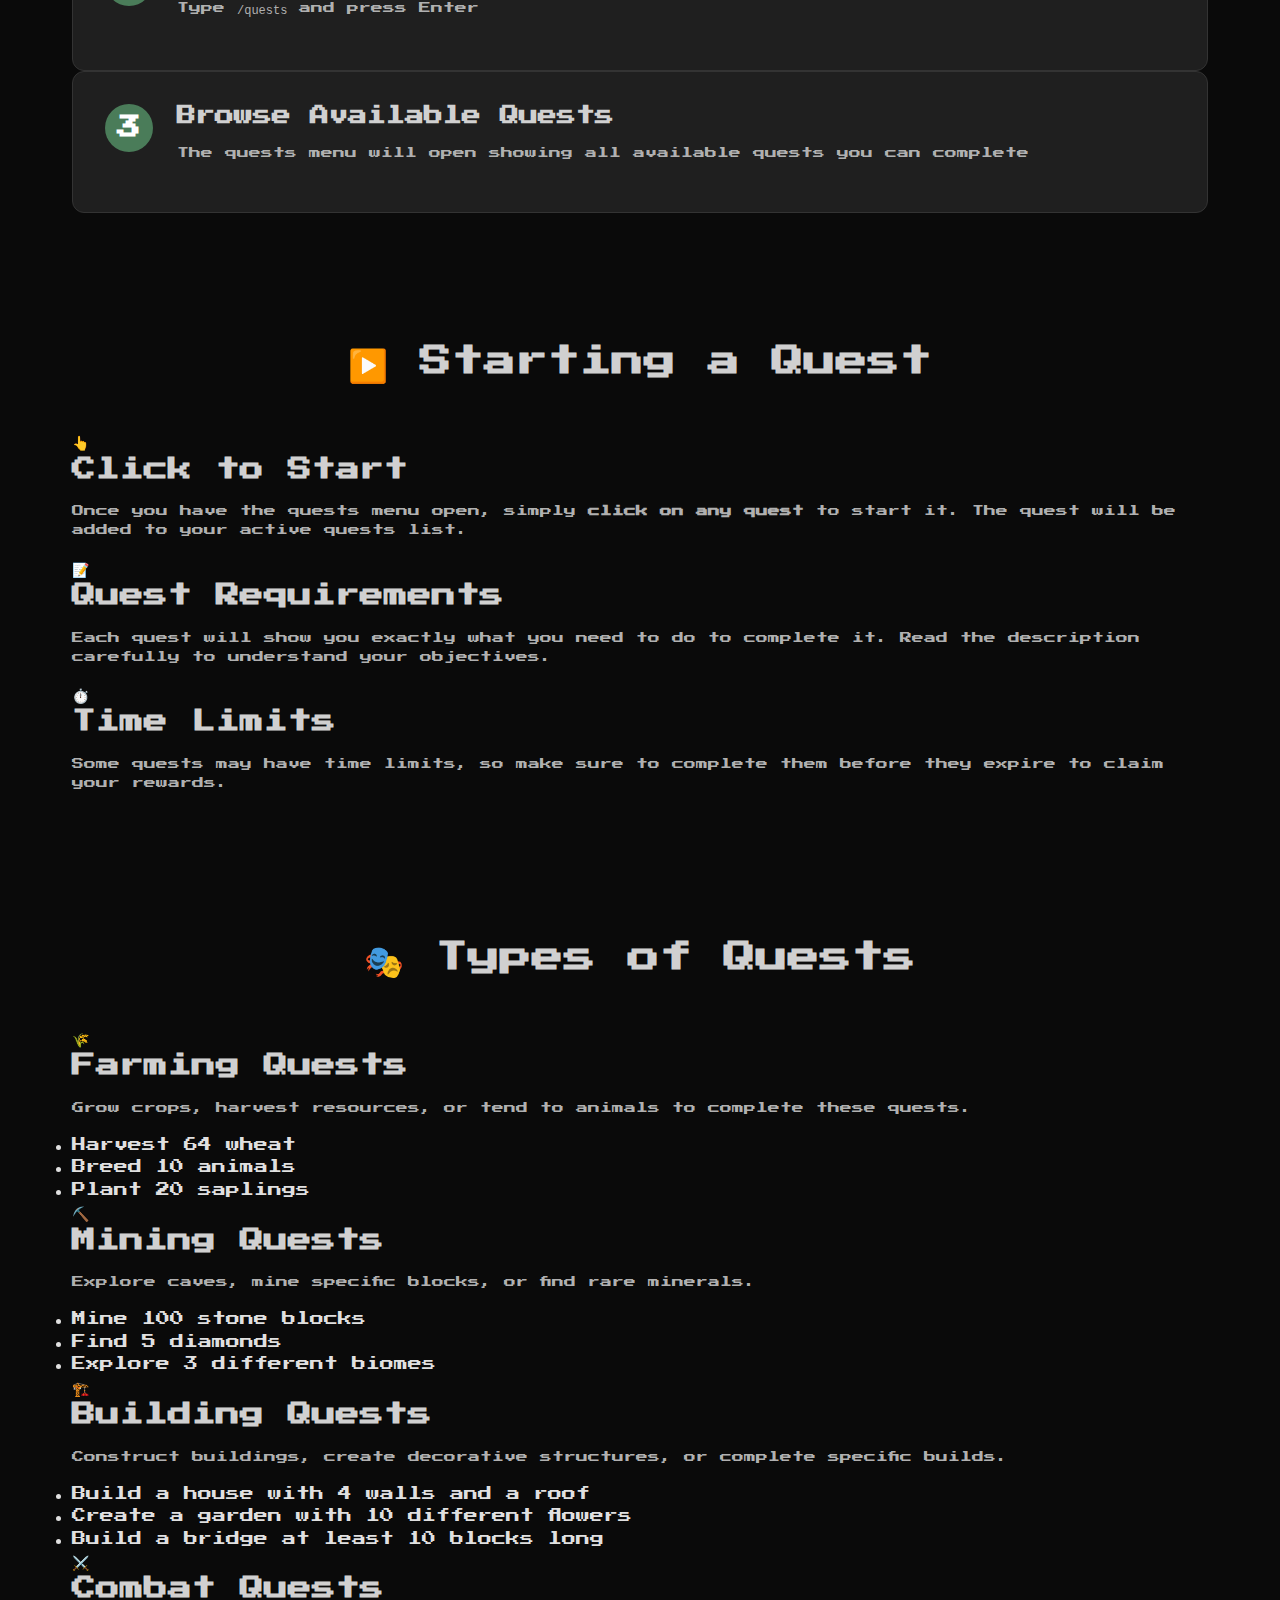
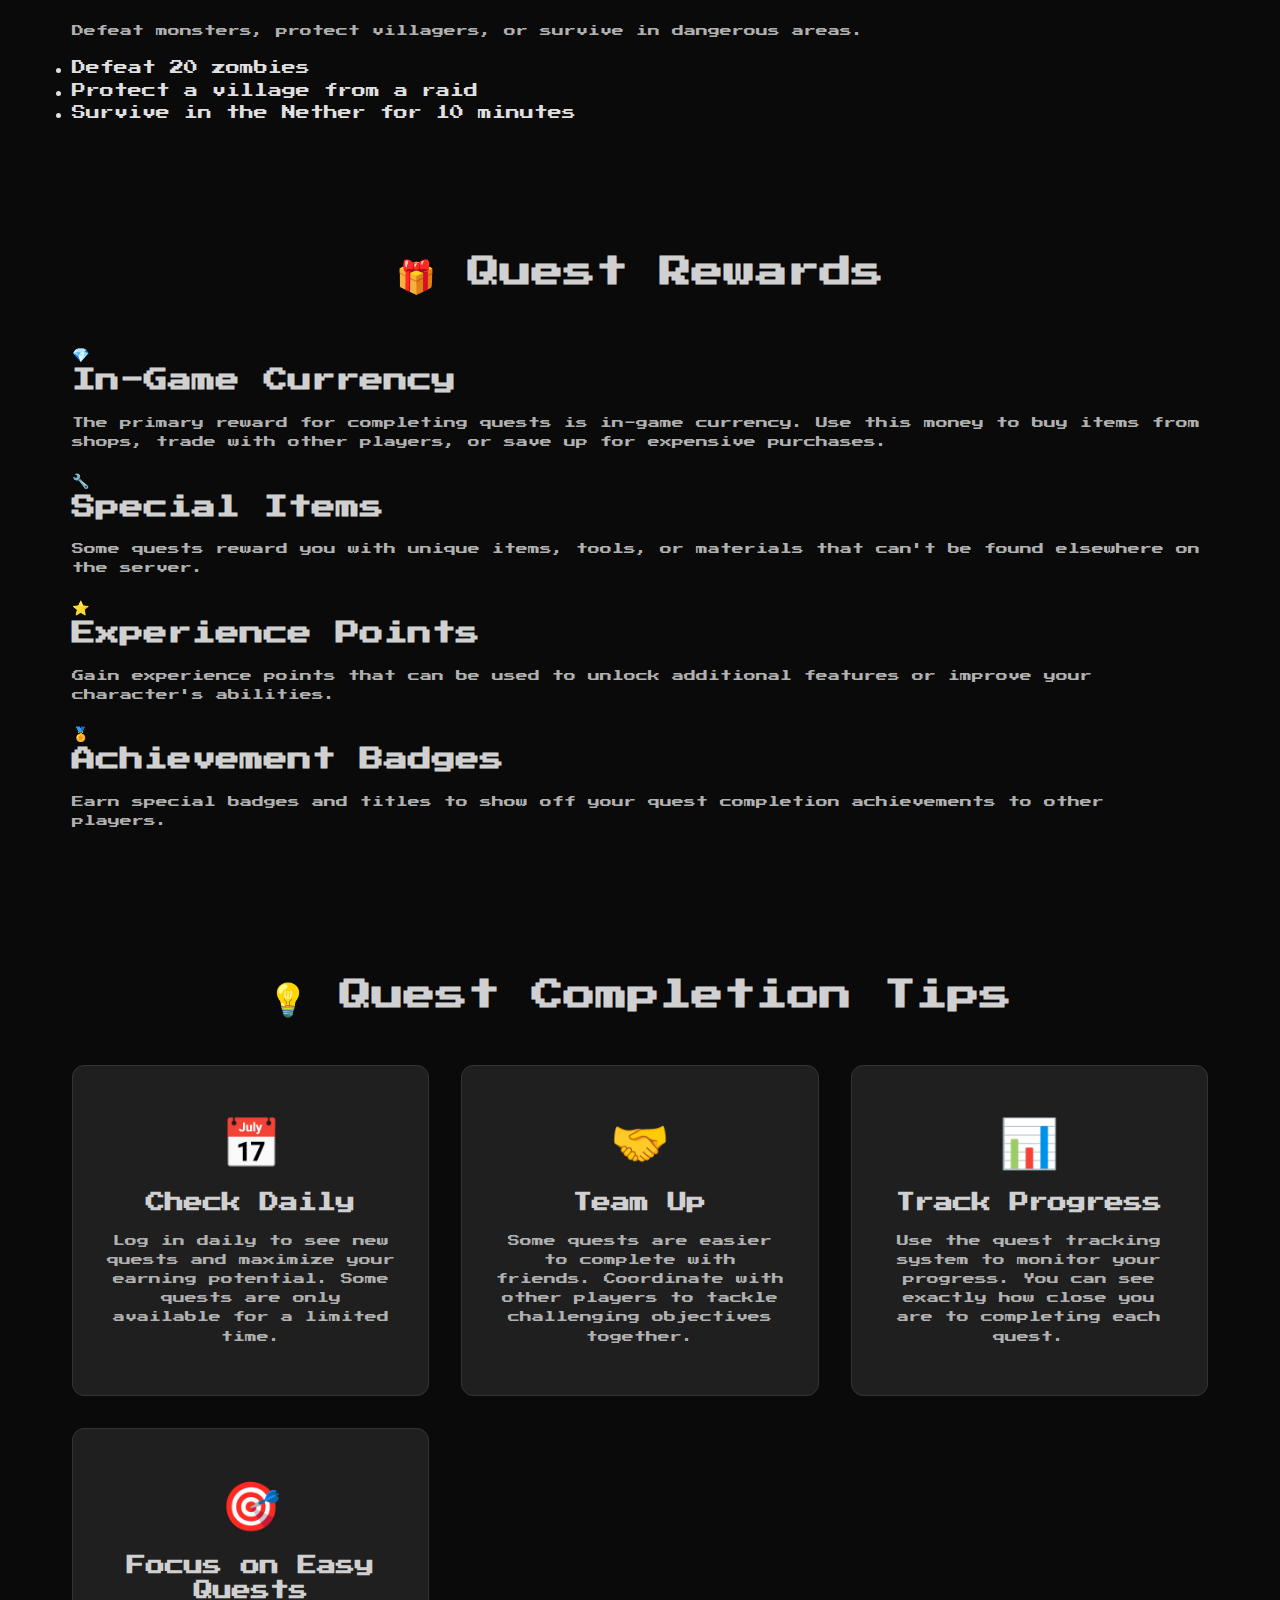
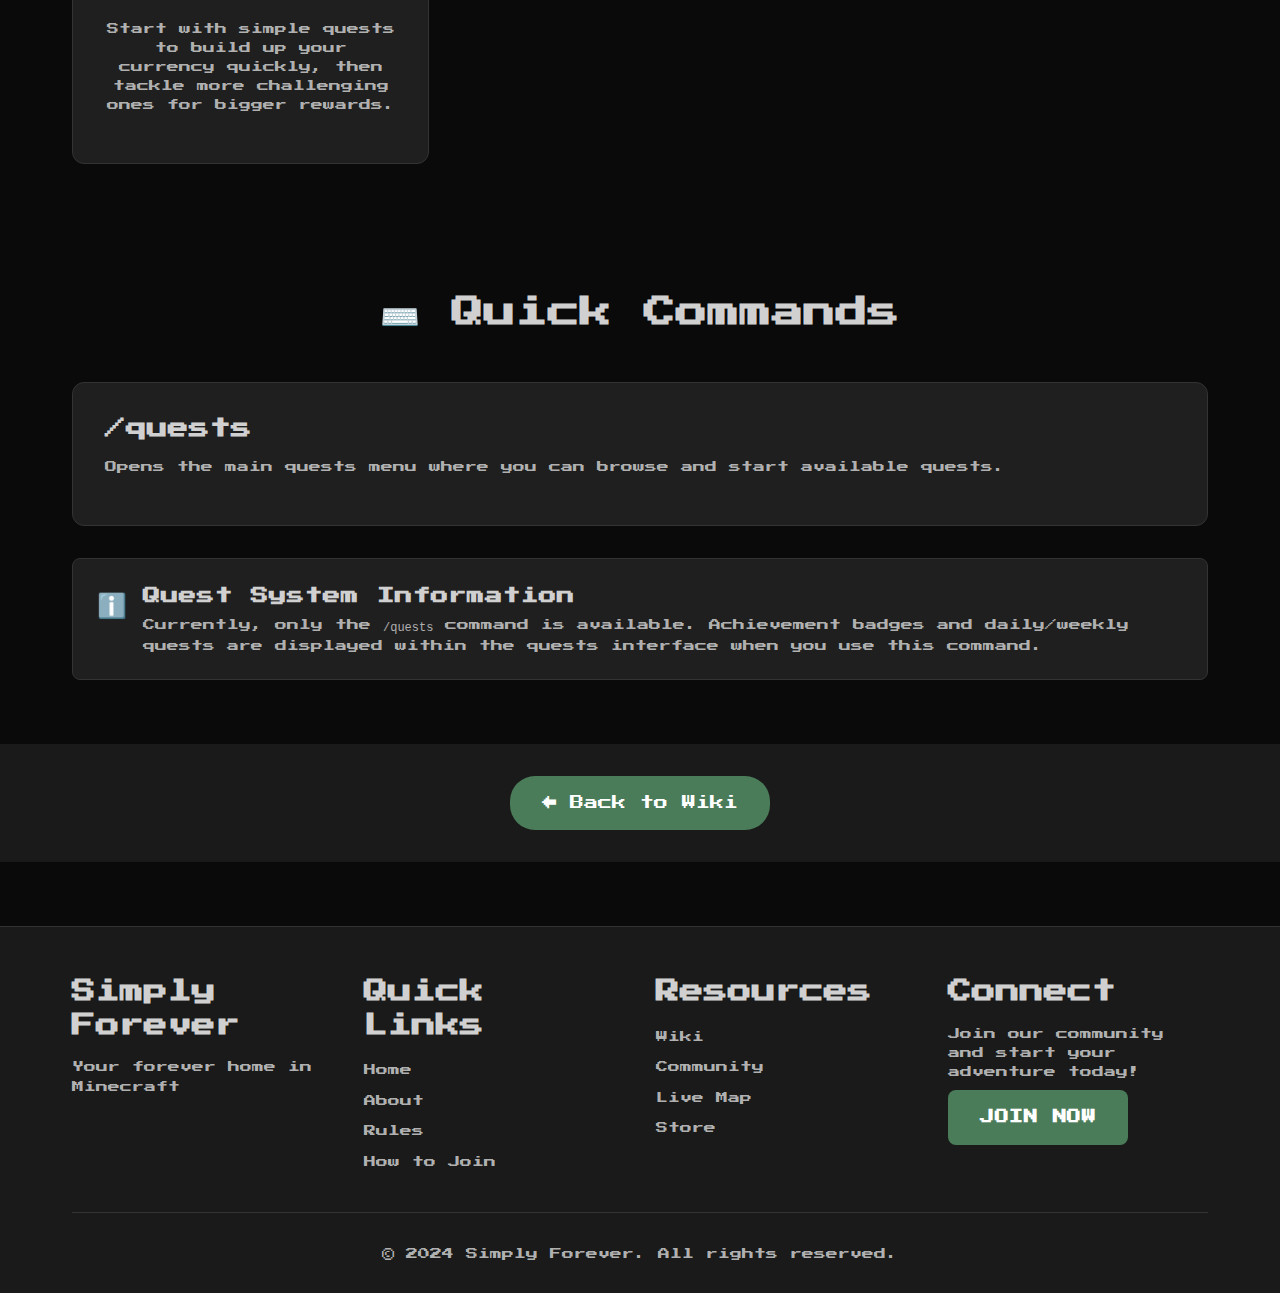
<file: wiki-quests.html>
<!DOCTYPE html>
<html lang="en">
<head>
    <meta charset="UTF-8">
    <meta name="viewport" content="width=device-width, initial-scale=1.0">
    <title>Quests - Wiki - Simply Forever</title>
    <meta name="description" content="Learn about the quest system, earning in-game currency, and how to complete quests on Simply Forever">
    <link rel="stylesheet" href="styles.css">
    <link rel="icon" href="favicon.ico" type="image/x-icon">
    <link rel="preconnect" href="https://fonts.googleapis.com">
    <link rel="preconnect" href="https://fonts.gstatic.com" crossorigin>
    <link href="https://fonts.googleapis.com/css2?family=Press+Start+2P:wght@400;600;700&display=swap" rel="stylesheet">
</head>
<body>
    <!-- Navigation Bar -->
    <nav class="navbar" role="navigation" aria-label="Main navigation">
        <div class="nav-container">
            <div class="nav-logo">
                <img src="logo.png" alt="Simply Forever Logo" class="logo-img">
                <span class="logo-text">Simply Forever</span>
            </div>
            
            <ul class="nav-menu" role="menubar">
                <li role="none"><a href="index.html" class="nav-link" role="menuitem">Home</a></li>
                <li role="none"><a href="rules.html" class="nav-link" role="menuitem">Rules</a></li>
                <li role="none"><a href="join.html" class="nav-link" role="menuitem">How to Join</a></li>
                <li role="none"><a href="community.html" class="nav-link" role="menuitem">Community</a></li>
                <li role="none"><a href="https://map.simplyforever.xyz" class="nav-link external-link" role="menuitem" target="_blank" rel="noopener">Live Map</a></li>
            </ul>
            
            <div class="nav-external">
                <a href="https://store.simplyforever.xyz" class="external-link" target="_blank" rel="noopener">Store</a>
                <a href="wiki.html" class="external-link active">Wiki</a>
            </div>
            
            <button class="nav-toggle" aria-label="Toggle navigation menu" aria-expanded="false" aria-controls="nav-menu">
                <span class="hamburger"></span>
            </button>
        </div>
    </nav>

    <!-- Main Content -->
    <main id="main-content">
        <!-- Page Header -->
        <header class="page-header">
            <div class="container">
                <nav class="breadcrumb" aria-label="Breadcrumb">
                    <a href="wiki.html">Wiki</a> / Quests
                </nav>
                <h1 class="page-title">📜 Quests</h1>
                <p class="page-subtitle">Complete quests to earn in-game currency and unlock rewards</p>
            </div>
        </header>

        <!-- Quest System Overview -->
        <section class="quest-overview">
            <div class="container">
                <h2 class="section-title">🎯 Quest System Overview</h2>
                <div class="overview-grid">
                    <div class="overview-card">
                        <div class="overview-icon">💰</div>
                        <h3>Earn Currency</h3>
                        <p>Complete quests to earn in-game currency that you can spend on items, tools, and other valuable resources.</p>
                    </div>
                    
                    <div class="overview-card">
                        <div class="overview-icon">📋</div>
                        <h3>Daily & Weekly</h3>
                        <p>New quests are available daily and weekly, giving you regular opportunities to earn rewards.</p>
                    </div>
                    
                    <div class="overview-card">
                        <div class="overview-icon">🏆</div>
                        <h3>Progressive Rewards</h3>
                        <p>Complete more quests to unlock better rewards and special items exclusive to quest completion.</p>
                    </div>
                </div>
            </div>
        </section>

        <!-- How to Access Quests -->
        <section class="quest-access">
            <div class="container">
                <h2 class="section-title">🚪 Accessing the Quests Menu</h2>
                <div class="access-steps">
                    <div class="step-card">
                        <div class="step-number">1</div>
                        <div class="step-content">
                            <h3>Open Chat</h3>
                            <p>Press the <code>T</code> key to open the chat in-game</p>
                        </div>
                    </div>
                    
                    <div class="step-card">
                        <div class="step-number">2</div>
                        <div class="step-content">
                            <h3>Type Command</h3>
                            <p>Type <code>/quests</code> and press Enter</p>
                        </div>
                    </div>
                    
                    <div class="step-card">
                        <div class="step-number">3</div>
                        <div class="step-content">
                            <h3>Browse Available Quests</h3>
                            <p>The quests menu will open showing all available quests you can complete</p>
                        </div>
                    </div>
                </div>
            </div>
        </section>

        <!-- Starting Quests -->
        <section class="quest-starting">
            <div class="container">
                <h2 class="section-title">▶️ Starting a Quest</h2>
                <div class="starting-guide">
                    <div class="guide-card">
                        <div class="guide-icon">👆</div>
                        <h3>Click to Start</h3>
                        <p>Once you have the quests menu open, simply <strong>click on any quest</strong> to start it. The quest will be added to your active quests list.</p>
                    </div>
                    
                    <div class="guide-card">
                        <div class="guide-icon">📝</div>
                        <h3>Quest Requirements</h3>
                        <p>Each quest will show you exactly what you need to do to complete it. Read the description carefully to understand your objectives.</p>
                    </div>
                    
                    <div class="guide-card">
                        <div class="guide-icon">⏱️</div>
                        <h3>Time Limits</h3>
                        <p>Some quests may have time limits, so make sure to complete them before they expire to claim your rewards.</p>
                    </div>
                </div>
            </div>
        </section>

        <!-- Quest Types -->
        <section class="quest-types">
            <div class="container">
                <h2 class="section-title">🎭 Types of Quests</h2>
                <div class="types-grid">
                    <div class="type-card">
                        <div class="type-icon">🌾</div>
                        <h3>Farming Quests</h3>
                        <p>Grow crops, harvest resources, or tend to animals to complete these quests.</p>
                        <ul>
                            <li>Harvest 64 wheat</li>
                            <li>Breed 10 animals</li>
                            <li>Plant 20 saplings</li>
                        </ul>
                    </div>
                    
                    <div class="type-card">
                        <div class="type-icon">⛏️</div>
                        <h3>Mining Quests</h3>
                        <p>Explore caves, mine specific blocks, or find rare minerals.</p>
                        <ul>
                            <li>Mine 100 stone blocks</li>
                            <li>Find 5 diamonds</li>
                            <li>Explore 3 different biomes</li>
                        </ul>
                    </div>
                    
                    <div class="type-card">
                        <div class="type-icon">🏗️</div>
                        <h3>Building Quests</h3>
                        <p>Construct buildings, create decorative structures, or complete specific builds.</p>
                        <ul>
                            <li>Build a house with 4 walls and a roof</li>
                            <li>Create a garden with 10 different flowers</li>
                            <li>Build a bridge at least 10 blocks long</li>
                        </ul>
                    </div>
                    
                    <div class="type-card">
                        <div class="type-icon">⚔️</div>
                        <h3>Combat Quests</h3>
                        <p>Defeat monsters, protect villagers, or survive in dangerous areas.</p>
                        <ul>
                            <li>Defeat 20 zombies</li>
                            <li>Protect a village from a raid</li>
                            <li>Survive in the Nether for 10 minutes</li>
                        </ul>
                    </div>
                </div>
            </div>
        </section>

        <!-- Quest Rewards -->
        <section class="quest-rewards">
            <div class="container">
                <h2 class="section-title">🎁 Quest Rewards</h2>
                <div class="rewards-grid">
                    <div class="reward-card">
                        <div class="reward-icon">💎</div>
                        <h3>In-Game Currency</h3>
                        <p>The primary reward for completing quests is in-game currency. Use this money to buy items from shops, trade with other players, or save up for expensive purchases.</p>
                    </div>
                    
                    <div class="reward-card">
                        <div class="reward-icon">🔧</div>
                        <h3>Special Items</h3>
                        <p>Some quests reward you with unique items, tools, or materials that can't be found elsewhere on the server.</p>
                    </div>
                    
                    <div class="reward-card">
                        <div class="reward-icon">⭐</div>
                        <h3>Experience Points</h3>
                        <p>Gain experience points that can be used to unlock additional features or improve your character's abilities.</p>
                    </div>
                    
                    <div class="reward-card">
                        <div class="reward-icon">🏅</div>
                        <h3>Achievement Badges</h3>
                        <p>Earn special badges and titles to show off your quest completion achievements to other players.</p>
                    </div>
                </div>
            </div>
        </section>

        <!-- Quest Tips -->
        <section class="quest-tips">
            <div class="container">
                <h2 class="section-title">💡 Quest Completion Tips</h2>
                <div class="tips-grid">
                    <div class="tip-card">
                        <div class="tip-icon">📅</div>
                        <h3>Check Daily</h3>
                        <p>Log in daily to see new quests and maximize your earning potential. Some quests are only available for a limited time.</p>
                    </div>
                    
                    <div class="tip-card">
                        <div class="tip-icon">🤝</div>
                        <h3>Team Up</h3>
                        <p>Some quests are easier to complete with friends. Coordinate with other players to tackle challenging objectives together.</p>
                    </div>
                    
                    <div class="tip-card">
                        <div class="tip-icon">📊</div>
                        <h3>Track Progress</h3>
                        <p>Use the quest tracking system to monitor your progress. You can see exactly how close you are to completing each quest.</p>
                    </div>
                    
                    <div class="tip-card">
                        <div class="tip-icon">🎯</div>
                        <h3>Focus on Easy Quests</h3>
                        <p>Start with simple quests to build up your currency quickly, then tackle more challenging ones for bigger rewards.</p>
                    </div>
                </div>
            </div>
        </section>

        <!-- Quick Commands -->
        <section class="quick-commands">
            <div class="container">
                <h2 class="section-title">⌨️ Quick Commands</h2>
                <div class="commands-grid">
                    <div class="command-card">
                        <h3>/quests</h3>
                        <p>Opens the main quests menu where you can browse and start available quests.</p>
                    </div>
                </div>
                
                <div class="quest-note">
                    <div class="note-icon">ℹ️</div>
                    <div class="note-content">
                        <h3>Quest System Information</h3>
                        <p>Currently, only the <code>/quests</code> command is available. Achievement badges and daily/weekly quests are displayed within the quests interface when you use this command.</p>
                    </div>
                </div>
            </div>
        </section>

        <!-- Back to Wiki -->
        <section class="wiki-navigation-back">
            <div class="container">
                <a href="wiki.html" class="back-to-wiki">← Back to Wiki</a>
            </div>
        </section>
    </main>

    <!-- Footer -->
    <footer class="footer">
        <div class="container">
            <div class="footer-content">
                <div class="footer-section">
                    <h3>Simply Forever</h3>
                    <p>Your forever home in Minecraft</p>
                </div>
                
                <div class="footer-section">
                    <h3>Quick Links</h3>
                    <ul>
                        <li><a href="index.html">Home</a></li>
                        <li><a href="about.html">About</a></li>
                        <li><a href="rules.html">Rules</a></li>
                        <li><a href="join.html">How to Join</a></li>
                    </ul>
                </div>
                
                <div class="footer-section">
                    <h3>Resources</h3>
                    <ul>
                        <li><a href="wiki.html">Wiki</a></li>
                        <li><a href="community.html">Community</a></li>
                        <li><a href="https://map.simplyforever.xyz" target="_blank" rel="noopener">Live Map</a></li>
                        <li><a href="https://store.simplyforever.xyz" target="_blank" rel="noopener">Store</a></li>
                    </ul>
                </div>
                
                <div class="footer-section">
                    <h3>Connect</h3>
                    <p>Join our community and start your adventure today!</p>
                    <a href="join.html" class="cta-button">Join Now</a>
                </div>
            </div>
            
            <div class="footer-bottom">
                <p>&copy; 2024 Simply Forever. All rights reserved.</p>
            </div>
        </div>
    </footer>

    <!-- JavaScript -->
    <script src="script.js"></script>
    
    <!-- Skip to main content link for accessibility -->
    <a href="#main-content" class="skip-link">Skip to main content</a>
</body>
</html>
</file>
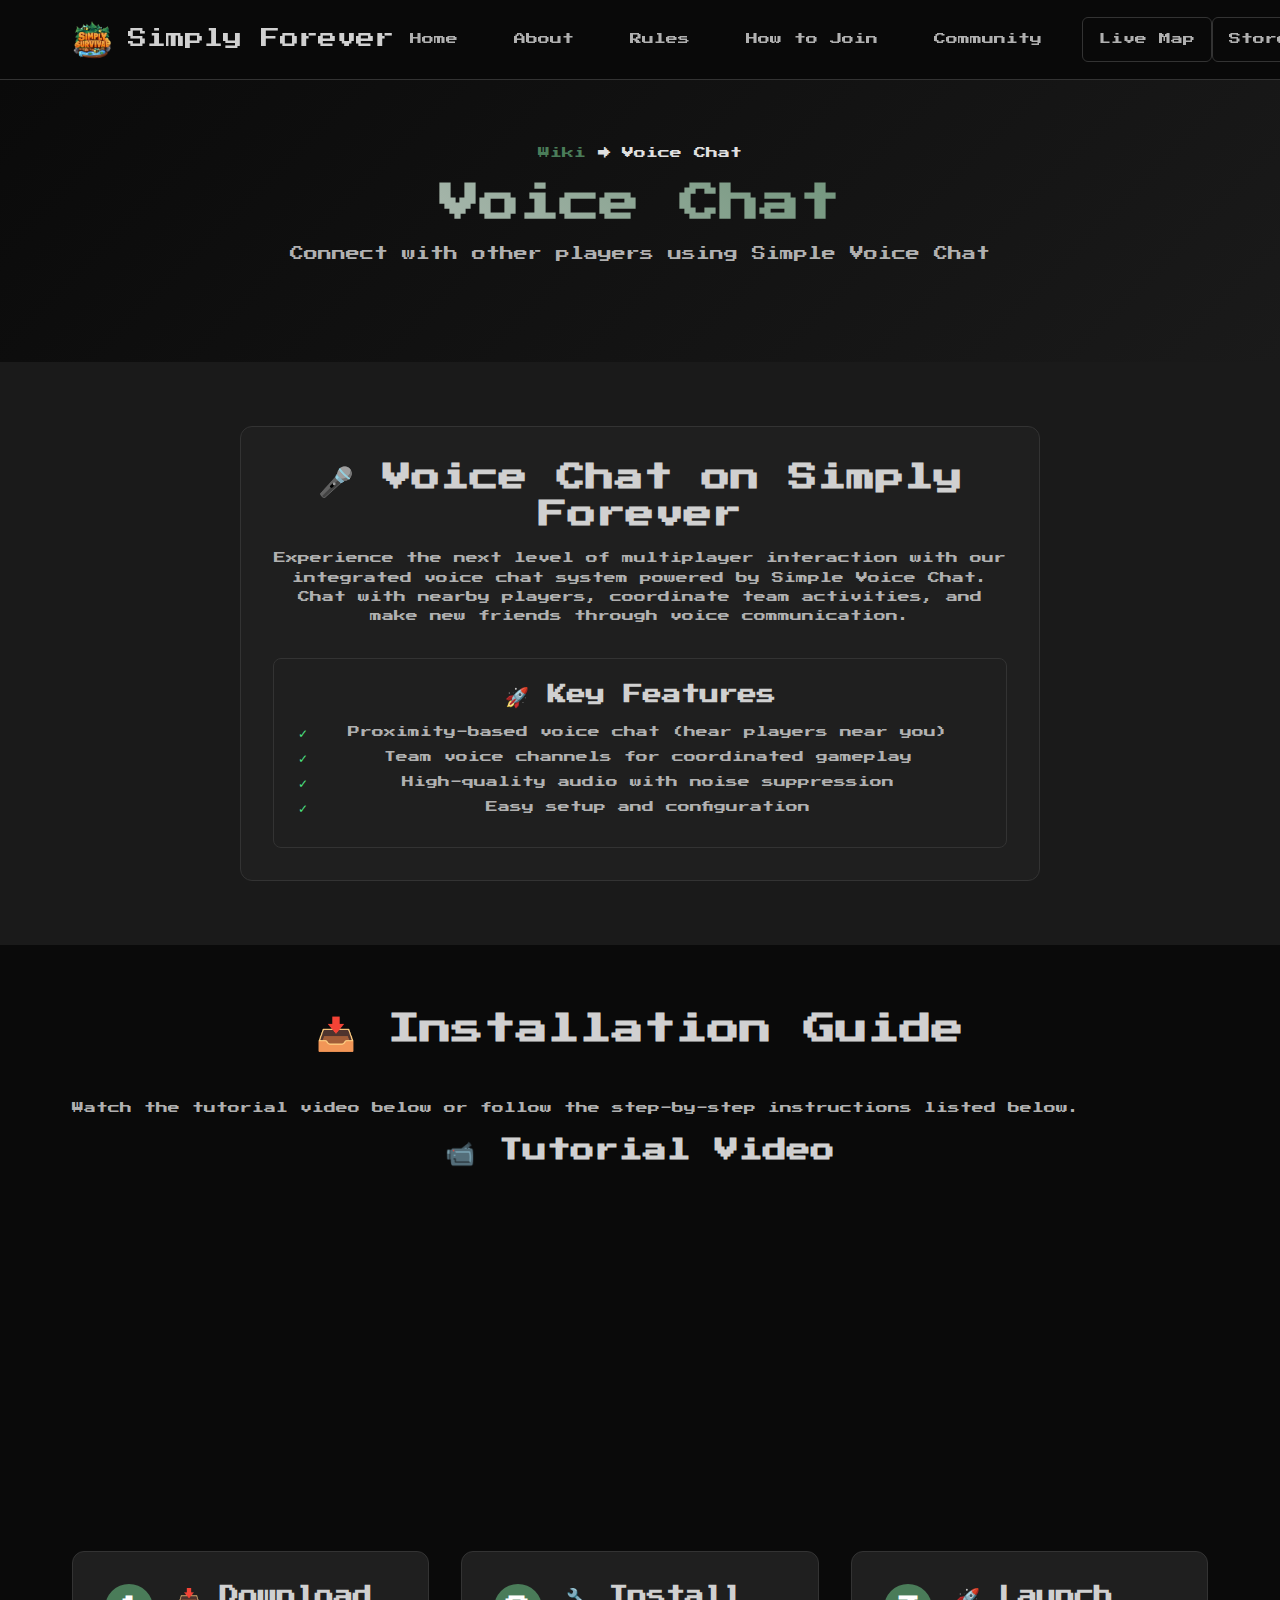
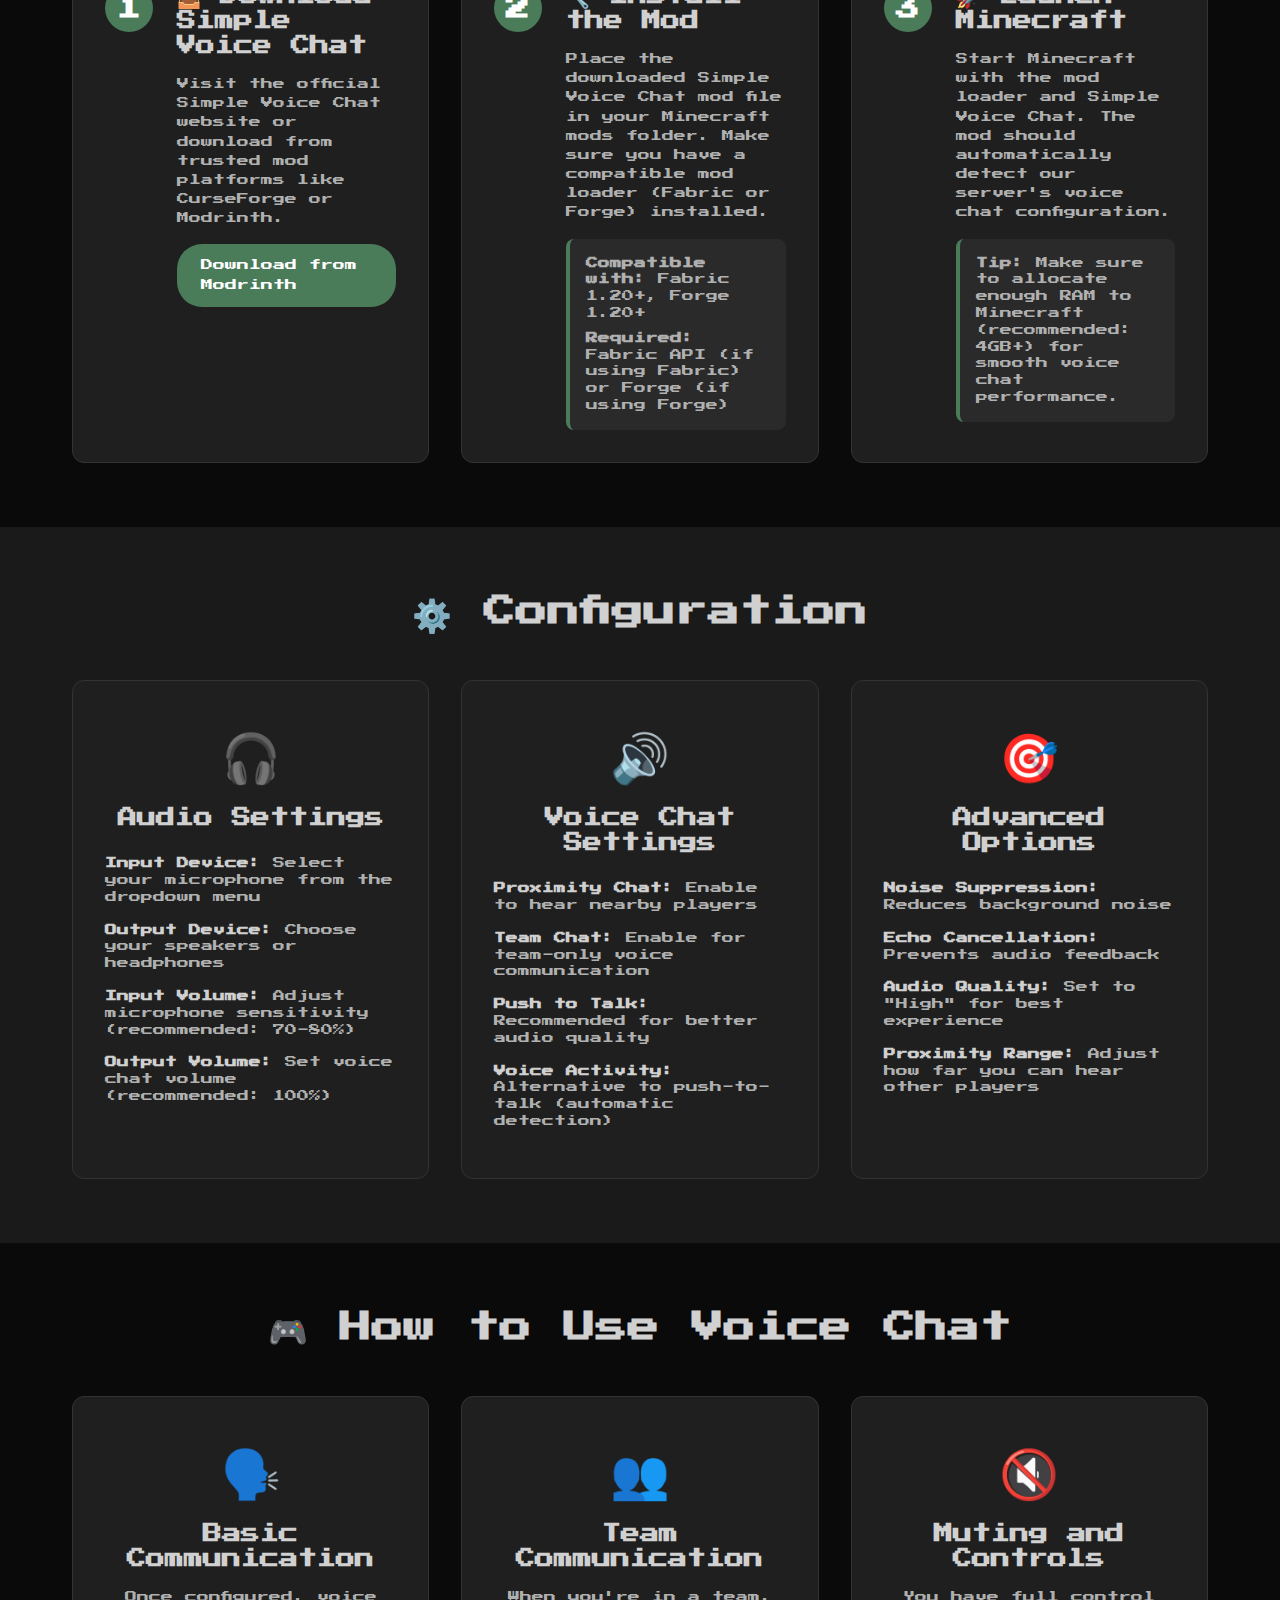
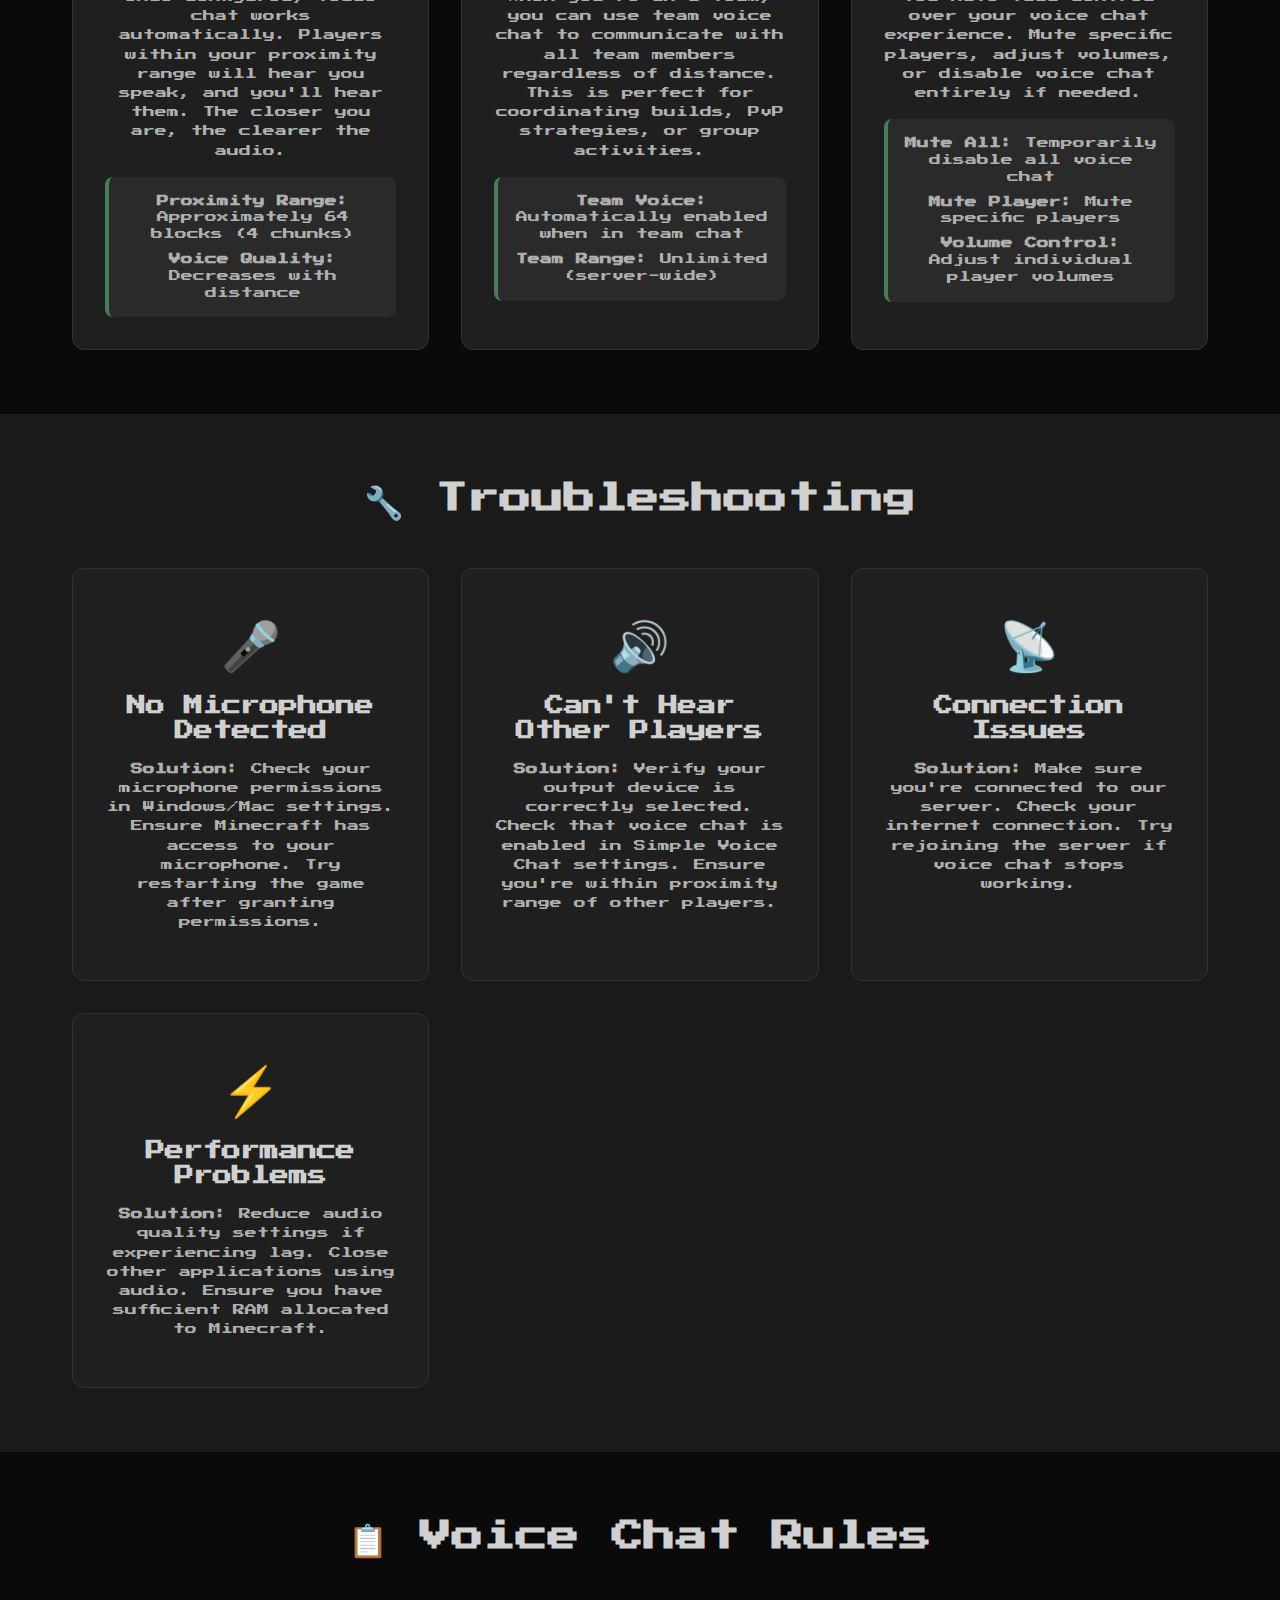
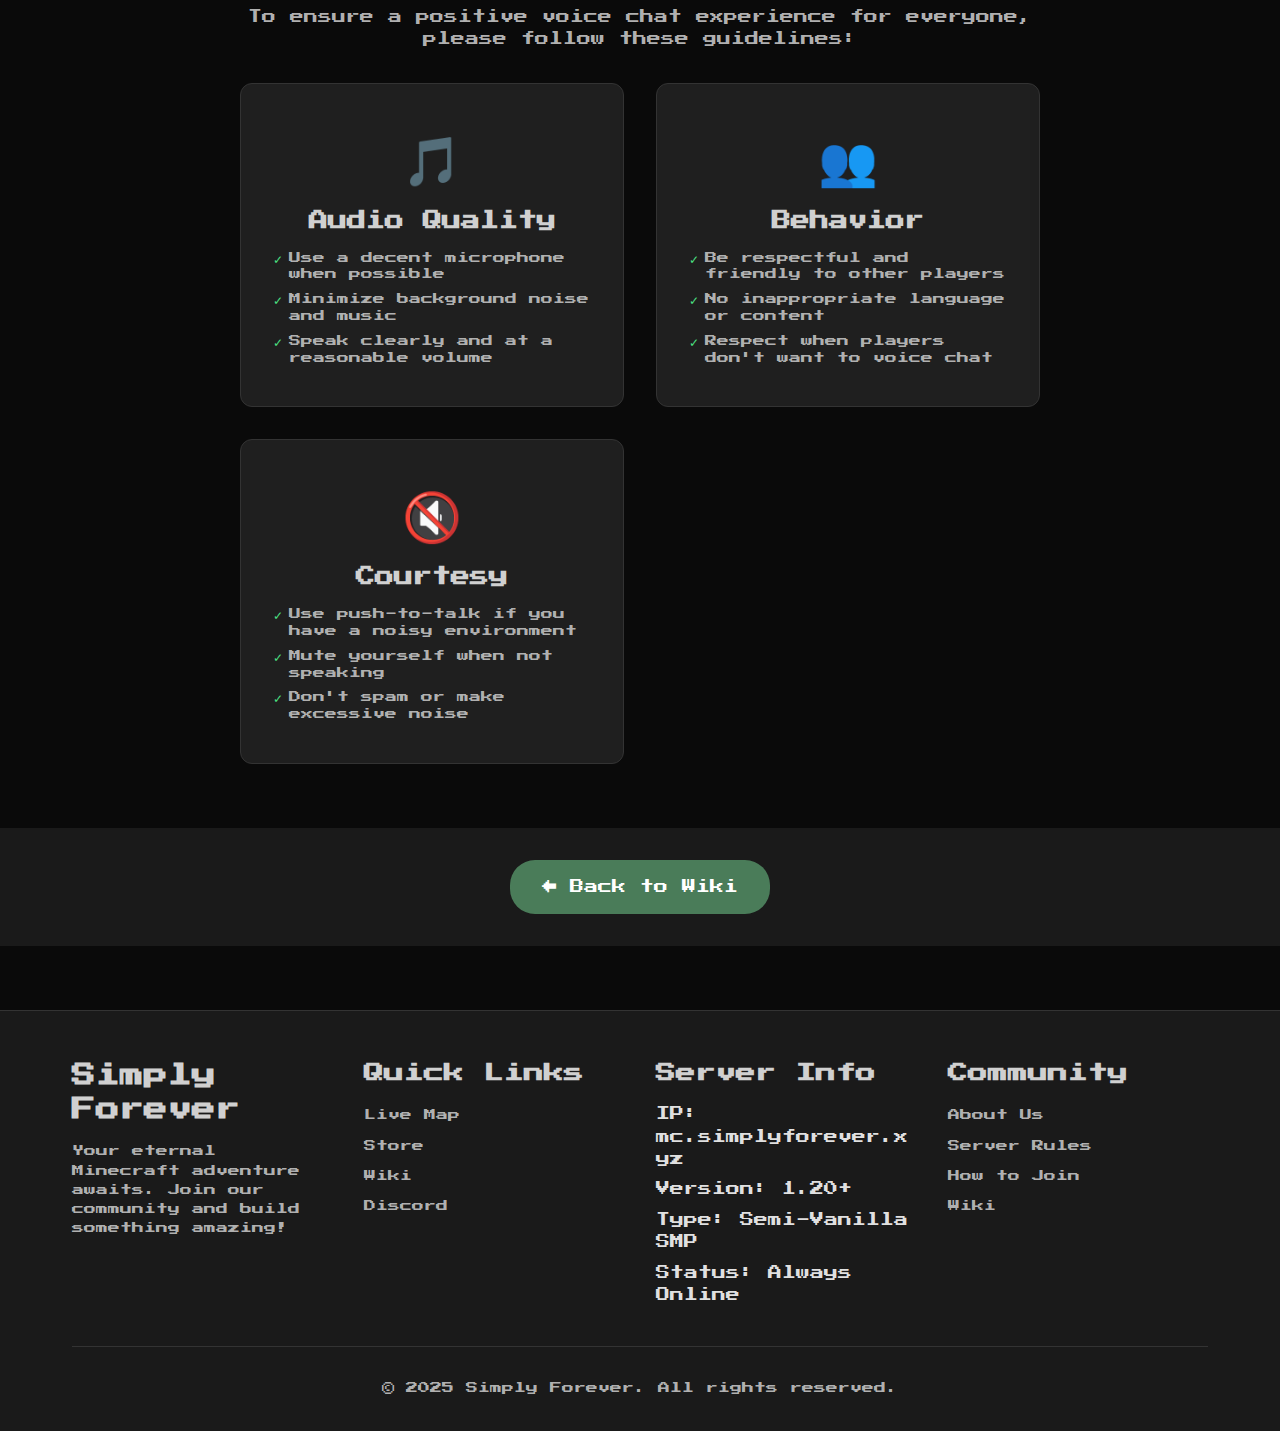
<file: wiki-voice-chat.html>
<!DOCTYPE html>
<html lang="en">
<head>
    <meta charset="UTF-8">
    <meta name="viewport" content="width=device-width, initial-scale=1.0">
    <title>Voice Chat - Simply Forever Wiki</title>
    <meta name="description" content="Set up and use voice chat with Simple Voice Chat on Simply Forever">
    <link rel="stylesheet" href="styles.css">
    <link rel="icon" href="favicon.ico" type="image/x-icon">
    <link rel="preconnect" href="https://fonts.googleapis.com">
    <link rel="preconnect" href="https://fonts.gstatic.com" crossorigin>
    <link href="https://fonts.googleapis.com/css2?family=Press+Start+2P:wght@400;600;700&display=swap" rel="stylesheet">
</head>
<body>
    <!-- Navigation Bar -->
    <nav class="navbar" role="navigation" aria-label="Main navigation">
        <div class="nav-container">
            <div class="nav-logo">
                <img src="logo.png" alt="Simply Forever Logo" class="logo-img">
                <span class="logo-text">Simply Forever</span>
            </div>
            
            <ul class="nav-menu" role="menubar">
                <li role="none"><a href="index.html" class="nav-link" role="menuitem">Home</a></li>
                <li role="none"><a href="about.html" class="nav-link" role="menuitem">About</a></li>
                <li role="none"><a href="rules.html" class="nav-link" role="menuitem">Rules</a></li>
                <li role="none"><a href="join.html" class="nav-link" role="menuitem">How to Join</a></li>
                <li role="none"><a href="community.html" class="nav-link" role="menuitem">Community</a></li>
                <li role="none"><a href="https://map.simplyforever.xyz" class="nav-link external-link" role="menuitem" target="_blank" rel="noopener">Live Map</a></li>
            </ul>
            
            <div class="nav-external">
                <a href="https://store.simplyforever.xyz" class="external-link" target="_blank" rel="noopener">Store</a>
                <a href="wiki.html" class="external-link active">Wiki</a>
            </div>
            
            <button class="nav-toggle" aria-label="Toggle navigation menu" aria-expanded="false" aria-controls="nav-menu">
                <span class="hamburger"></span>
            </button>
        </div>
    </nav>

    <!-- Main Content -->
    <main id="main-content">
        <!-- Page Header -->
        <header class="page-header">
            <div class="container">
                <nav class="breadcrumb" aria-label="Breadcrumb">
                    <a href="wiki.html">Wiki</a> → Voice Chat
                </nav>
                <h1 class="page-title">Voice Chat</h1>
                <p class="page-subtitle">Connect with other players using Simple Voice Chat</p>
            </div>
        </header>

        <!-- Voice Chat Overview -->
        <section class="voice-overview">
            <div class="container">
                <div class="overview-card">
                    <h2>🎤 Voice Chat on Simply Forever</h2>
                    <p>Experience the next level of multiplayer interaction with our integrated voice chat system powered by Simple Voice Chat. Chat with nearby players, coordinate team activities, and make new friends through voice communication.</p>
                    <div class="voice-features">
                        <h3>🚀 Key Features</h3>
                        <ul>
                            <li>Proximity-based voice chat (hear players near you)</li>
                            <li>Team voice channels for coordinated gameplay</li>
                            <li>High-quality audio with noise suppression</li>
                            <li>Easy setup and configuration</li>
                        </ul>
                    </div>
                </div>
            </div>
        </section>

        <!-- Installation Guide -->
        <section class="installation-guide">
            <div class="container">
                <h2 class="section-title">📥 Installation Guide</h2>
                <p class="section-description">Watch the tutorial video below or follow the step-by-step instructions listed below.</p>
                
                                 <!-- Tutorial Video -->
                 <div class="tutorial-section">
                     <h3 class="tutorial-title" style="text-align: center;">📹 Tutorial Video</h3>
                     <div class="tutorial-video-container" style="text-align: center;">
                         <iframe width="560" height="315" src="https://www.youtube.com/embed/AcmCtTWXkBY?start=71" title="Simple Voice Chat Tutorial" frameborder="0" allow="accelerometer; autoplay; clipboard-write; encrypted-media; gyroscope; picture-in-picture" allowfullscreen></iframe>
                     </div>
                 </div>
                
                <div class="installation-steps">
                    <div class="step-card">
                        <div class="step-number">1</div>
                        <div class="step-content">
                            <h3>📥 Download Simple Voice Chat</h3>
                            <p>Visit the official Simple Voice Chat website or download from trusted mod platforms like CurseForge or Modrinth.</p>
                            <div class="download-links">
                                <a href="https://modrinth.com/plugin/simple-voice-chat/versions" class="download-button" target="_blank" rel="noopener">Download from Modrinth</a>
                            </div>
                        </div>
                    </div>
                    
                    <div class="step-card">
                        <div class="step-number">2</div>
                        <div class="step-content">
                            <h3>🔧 Install the Mod</h3>
                            <p>Place the downloaded Simple Voice Chat mod file in your Minecraft mods folder. Make sure you have a compatible mod loader (Fabric or Forge) installed.</p>
                            <div class="mod-loader-info">
                                <p><strong>Compatible with:</strong> Fabric 1.20+, Forge 1.20+</p>
                                <p><strong>Required:</strong> Fabric API (if using Fabric) or Forge (if using Forge)</p>
                            </div>
                        </div>
                    </div>
                    
                    <div class="step-card">
                        <div class="step-number">3</div>
                        <div class="step-content">
                            <h3>🚀 Launch Minecraft</h3>
                            <p>Start Minecraft with the mod loader and Simple Voice Chat. The mod should automatically detect our server's voice chat configuration.</p>
                            <div class="launch-tips">
                                <p><strong>Tip:</strong> Make sure to allocate enough RAM to Minecraft (recommended: 4GB+) for smooth voice chat performance.</p>
                            </div>
                        </div>
                    </div>
                </div>
            </div>
        </section>

        <!-- Configuration -->
        <section class="voice-configuration">
            <div class="container">
                <h2 class="section-title">⚙️ Configuration</h2>
                <div class="config-grid">
                    <div class="config-card">
                        <div class="config-icon">🎧</div>
                        <h3>Audio Settings</h3>
                        <div class="setting-item">
                            <strong>Input Device:</strong> Select your microphone from the dropdown menu
                        </div>
                        <div class="setting-item">
                            <strong>Output Device:</strong> Choose your speakers or headphones
                        </div>
                        <div class="setting-item">
                            <strong>Input Volume:</strong> Adjust microphone sensitivity (recommended: 70-80%)
                        </div>
                        <div class="setting-item">
                            <strong>Output Volume:</strong> Set voice chat volume (recommended: 100%)
                        </div>
                    </div>
                    
                    <div class="config-card">
                        <div class="config-icon">🔊</div>
                        <h3>Voice Chat Settings</h3>
                        <div class="setting-item">
                            <strong>Proximity Chat:</strong> Enable to hear nearby players
                        </div>
                        <div class="setting-item">
                            <strong>Team Chat:</strong> Enable for team-only voice communication
                        </div>
                        <div class="setting-item">
                            <strong>Push to Talk:</strong> Recommended for better audio quality
                        </div>
                        <div class="setting-item">
                            <strong>Voice Activity:</strong> Alternative to push-to-talk (automatic detection)
                        </div>
                    </div>
                    
                    <div class="config-card">
                        <div class="config-icon">🎯</div>
                        <h3>Advanced Options</h3>
                        <div class="setting-item">
                            <strong>Noise Suppression:</strong> Reduces background noise
                        </div>
                        <div class="setting-item">
                            <strong>Echo Cancellation:</strong> Prevents audio feedback
                        </div>
                        <div class="setting-item">
                            <strong>Audio Quality:</strong> Set to "High" for best experience
                        </div>
                        <div class="setting-item">
                            <strong>Proximity Range:</strong> Adjust how far you can hear other players
                        </div>
                    </div>
                </div>
            </div>
        </section>

        <!-- How to Use -->
        <section class="voice-usage">
            <div class="container">
                <h2 class="section-title">🎮 How to Use Voice Chat</h2>
                <div class="usage-grid">
                    <div class="usage-card">
                        <div class="usage-icon">🗣️</div>
                        <h3>Basic Communication</h3>
                        <p>Once configured, voice chat works automatically. Players within your proximity range will hear you speak, and you'll hear them. The closer you are, the clearer the audio.</p>
                        <div class="usage-tips">
                            <p><strong>Proximity Range:</strong> Approximately 64 blocks (4 chunks)</p>
                            <p><strong>Voice Quality:</strong> Decreases with distance</p>
                        </div>
                    </div>
                    
                    <div class="usage-card">
                        <div class="usage-icon">👥</div>
                        <h3>Team Communication</h3>
                        <p>When you're in a team, you can use team voice chat to communicate with all team members regardless of distance. This is perfect for coordinating builds, PvP strategies, or group activities.</p>
                        <div class="team-commands">
                            <p><strong>Team Voice:</strong> Automatically enabled when in team chat</p>
                            <p><strong>Team Range:</strong> Unlimited (server-wide)</p>
                        </div>
                    </div>
                    
                    <div class="usage-card">
                        <div class="usage-icon">🔇</div>
                        <h3>Muting and Controls</h3>
                        <p>You have full control over your voice chat experience. Mute specific players, adjust volumes, or disable voice chat entirely if needed.</p>
                        <div class="control-options">
                            <p><strong>Mute All:</strong> Temporarily disable all voice chat</p>
                            <p><strong>Mute Player:</strong> Mute specific players</p>
                            <p><strong>Volume Control:</strong> Adjust individual player volumes</p>
                        </div>
                    </div>
                </div>
            </div>
        </section>

        <!-- Troubleshooting -->
        <section class="voice-troubleshooting">
            <div class="container">
                <h2 class="section-title">🔧 Troubleshooting</h2>
                <div class="troubleshooting-grid">
                    <div class="trouble-card">
                        <div class="trouble-icon">🎤</div>
                        <h3>No Microphone Detected</h3>
                        <p><strong>Solution:</strong> Check your microphone permissions in Windows/Mac settings. Ensure Minecraft has access to your microphone. Try restarting the game after granting permissions.</p>
                    </div>
                    
                    <div class="trouble-card">
                        <div class="trouble-icon">🔊</div>
                        <h3>Can't Hear Other Players</h3>
                        <p><strong>Solution:</strong> Verify your output device is correctly selected. Check that voice chat is enabled in Simple Voice Chat settings. Ensure you're within proximity range of other players.</p>
                    </div>
                    
                    <div class="trouble-card">
                        <div class="trouble-icon">📡</div>
                        <h3>Connection Issues</h3>
                        <p><strong>Solution:</strong> Make sure you're connected to our server. Check your internet connection. Try rejoining the server if voice chat stops working.</p>
                    </div>
                    
                    <div class="trouble-card">
                        <div class="trouble-icon">⚡</div>
                        <h3>Performance Problems</h3>
                        <p><strong>Solution:</strong> Reduce audio quality settings if experiencing lag. Close other applications using audio. Ensure you have sufficient RAM allocated to Minecraft.</p>
                    </div>
                </div>
            </div>
        </section>

        <!-- Voice Chat Rules -->
        <section class="voice-rules">
            <div class="container">
                <h2 class="section-title">📋 Voice Chat Rules</h2>
                <div class="rules-content">
                    <p>To ensure a positive voice chat experience for everyone, please follow these guidelines:</p>
                    <div class="rules-list">
                        <div class="rule-item">
                            <div class="rule-icon">🎵</div>
                            <h3>Audio Quality</h3>
                            <ul>
                                <li>Use a decent microphone when possible</li>
                                <li>Minimize background noise and music</li>
                                <li>Speak clearly and at a reasonable volume</li>
                            </ul>
                        </div>
                        
                        <div class="rule-item">
                            <div class="rule-icon">👥</div>
                            <h3>Behavior</h3>
                            <ul>
                                <li>Be respectful and friendly to other players</li>
                                <li>No inappropriate language or content</li>
                                <li>Respect when players don't want to voice chat</li>
                            </ul>
                        </div>
                        
                        <div class="rule-item">
                            <div class="rule-icon">🔇</div>
                            <h3>Courtesy</h3>
                            <ul>
                                <li>Use push-to-talk if you have a noisy environment</li>
                                <li>Mute yourself when not speaking</li>
                                <li>Don't spam or make excessive noise</li>
                            </ul>
                        </div>
                    </div>
                </div>
            </div>
        </section>

        <!-- Navigation Back -->
        <section class="wiki-navigation-back">
            <div class="container">
                <a href="wiki.html" class="back-to-wiki">← Back to Wiki</a>
            </div>
        </section>
    </main>

    <!-- Footer -->
    <footer class="footer" role="contentinfo">
        <div class="container">
            <div class="footer-content">
                <div class="footer-section">
                    <h3>Simply Forever</h3>
                    <p>Your eternal Minecraft adventure awaits. Join our community and build something amazing!</p>
                </div>
                
                <div class="footer-section">
                    <h4>Quick Links</h4>
                    <ul>
                        <li><a href="https://map.simplyforever.xyz" target="_blank" rel="noopener">Live Map</a></li>
                        <li><a href="https://store.simplyforever.xyz" target="_blank" rel="noopener">Store</a></li>
                        <li><a href="wiki.html">Wiki</a></li>
                        <li><a href="https://discord.gg/VCeAEcGHgf" target="_blank" rel="noopener noreferrer">Discord</a></li>
                    </ul>
                </div>
                
                <div class="footer-section">
                    <h4>Server Info</h4>
                    <ul>
                        <li>IP: mc.simplyforever.xyz</li>
                        <li>Version: 1.20+</li>
                        <li>Type: Semi-Vanilla SMP</li>
                        <li>Status: Always Online</li>
                    </ul>
                </div>
                
                <div class="footer-section">
                    <h4>Community</h4>
                    <ul>
                        <li><a href="about.html">About Us</a></li>
                        <li><a href="rules.html">Server Rules</a></li>
                        <li><a href="join.html">How to Join</a></li>
                        <li><a href="wiki.html">Wiki</a></li>
                    </ul>
                </div>
            </div>
            
            <div class="footer-bottom">
                <p>&copy; 2025 Simply Forever. All rights reserved.</p>
            </div>
        </div>
    </footer>

    <script src="script.js"></script>
    
    <!-- Skip to main content link for accessibility -->
    <a href="#main-content" class="skip-link">Skip to main content</a>
</body>
</html>
</file>
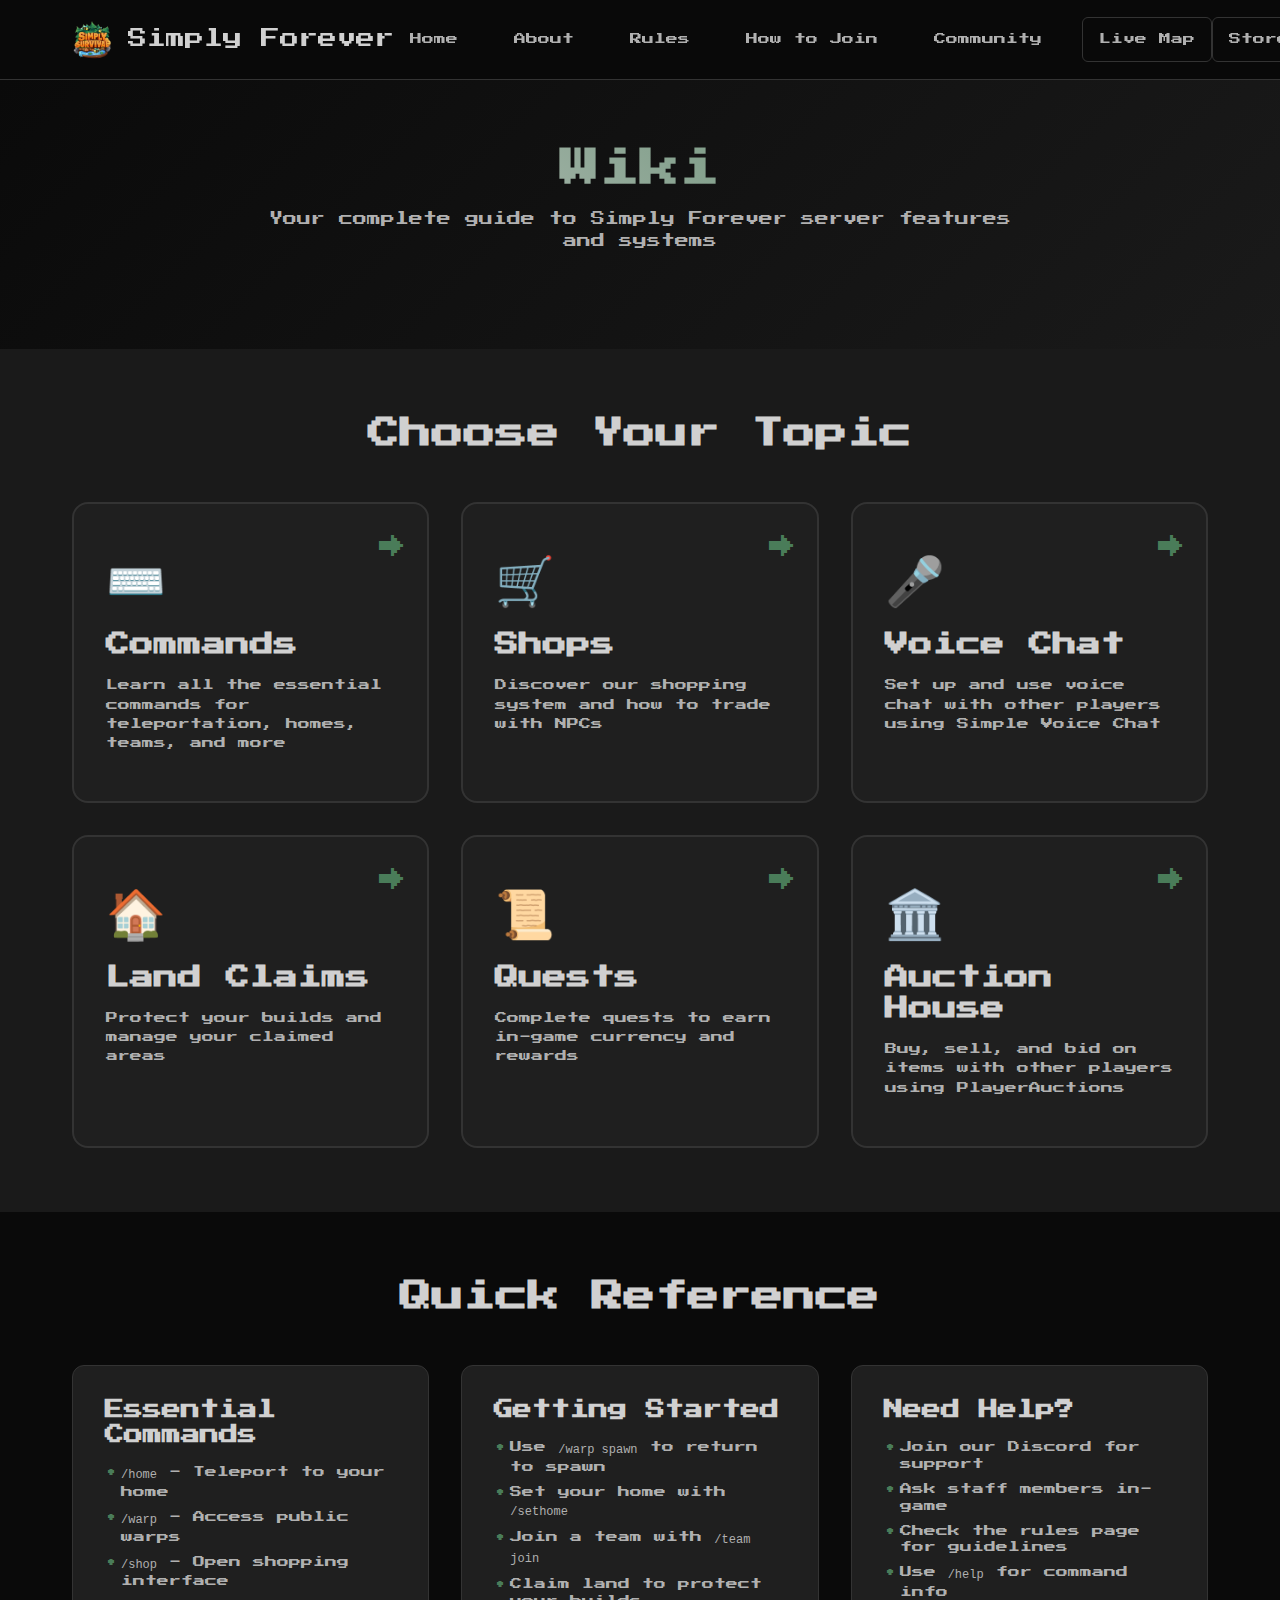
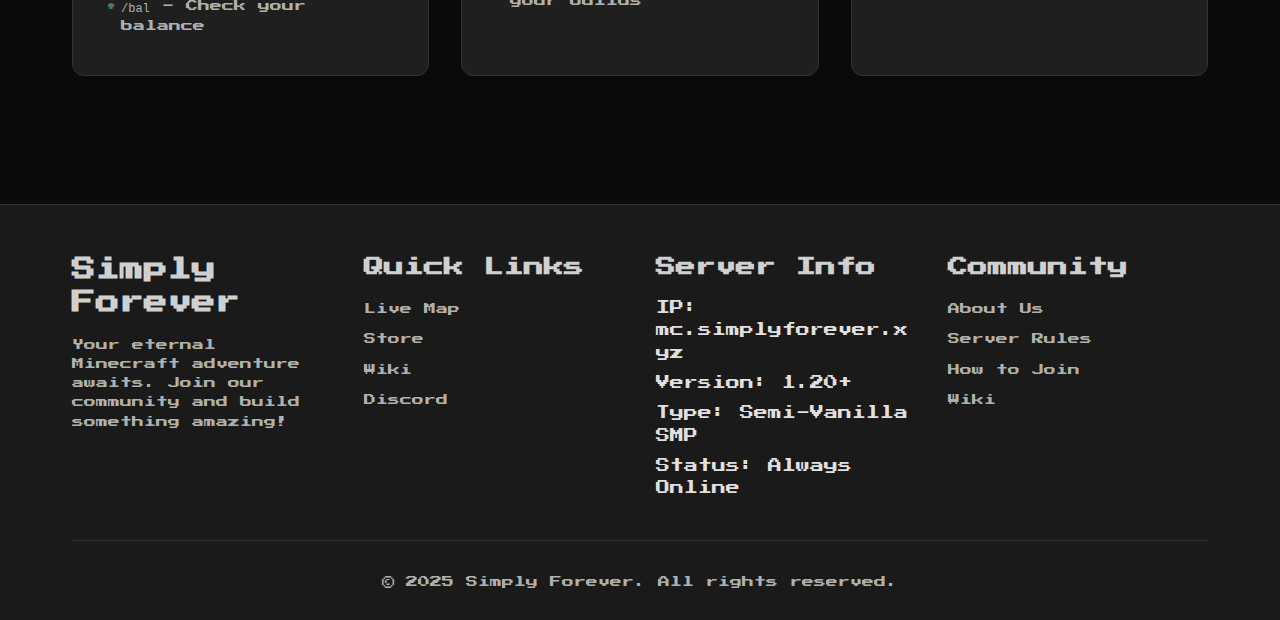
<file: wiki.html>
<!DOCTYPE html>
<html lang="en">
<head>
    <meta charset="UTF-8">
    <meta name="viewport" content="width=device-width, initial-scale=1.0">
    <title>Wiki - Simply Forever</title>
    <meta name="description" content="Comprehensive guide to Simply Forever server features, commands, and systems">
    <link rel="stylesheet" href="styles.css">
    <link rel="icon" href="favicon.ico" type="image/x-icon">
    <link rel="preconnect" href="https://fonts.googleapis.com">
    <link rel="preconnect" href="https://fonts.gstatic.com" crossorigin>
    <link href="https://fonts.googleapis.com/css2?family=Press+Start+2P:wght@400;600;700&display=swap" rel="stylesheet">
</head>
<body>
    <!-- Navigation Bar -->
    <nav class="navbar" role="navigation" aria-label="Main navigation">
        <div class="nav-container">
            <div class="nav-logo">
                <img src="logo.png" alt="Simply Forever Logo" class="logo-img">
                <span class="logo-text">Simply Forever</span>
            </div>
            
            <ul class="nav-menu" role="menubar">
                <li role="none"><a href="index.html" class="nav-link" role="menuitem">Home</a></li>
                <li role="none"><a href="about.html" class="nav-link" role="menuitem">About</a></li>
                <li role="none"><a href="rules.html" class="nav-link" role="menuitem">Rules</a></li>
                <li role="none"><a href="join.html" class="nav-link" role="menuitem">How to Join</a></li>
                <li role="none"><a href="community.html" class="nav-link" role="menuitem">Community</a></li>
                <li role="none"><a href="https://map.simplyforever.xyz" class="nav-link external-link" role="menuitem" target="_blank" rel="noopener">Live Map</a></li>
            </ul>
            
            <div class="nav-external">
                <a href="https://store.simplyforever.xyz" class="external-link" target="_blank" rel="noopener">Store</a>
                <a href="wiki.html" class="external-link active">Wiki</a>
            </div>
            
            <button class="nav-toggle" aria-label="Toggle navigation menu" aria-expanded="false" aria-controls="nav-menu">
                <span class="hamburger"></span>
            </button>
        </div>
    </nav>

    <!-- Main Content -->
    <main id="main-content">
        <!-- Page Header -->
        <header class="page-header">
            <div class="container">
                <h1 class="page-title">Wiki</h1>
                <p class="page-subtitle">Your complete guide to Simply Forever server features and systems</p>
            </div>
        </header>

        <!-- Wiki Navigation Section -->
        <section class="wiki-navigation">
            <div class="container">
                <h2 class="section-title">Choose Your Topic</h2>
                <div class="wiki-grid">
                    <a href="wiki-commands.html" class="wiki-button">
                        <div class="wiki-button-icon">⌨️</div>
                        <div class="wiki-button-content">
                            <h3>Commands</h3>
                            <p>Learn all the essential commands for teleportation, homes, teams, and more</p>
                        </div>
                        <div class="wiki-button-arrow">→</div>
                    </a>
                    
                    <a href="wiki-shops.html" class="wiki-button">
                        <div class="wiki-button-icon">🛒</div>
                        <div class="wiki-button-content">
                            <h3>Shops</h3>
                            <p>Discover our shopping system and how to trade with NPCs</p>
                        </div>
                        <div class="wiki-button-arrow">→</div>
                    </a>
                    
                    <a href="wiki-voice-chat.html" class="wiki-button">
                        <div class="wiki-button-icon">🎤</div>
                        <div class="wiki-button-content">
                            <h3>Voice Chat</h3>
                            <p>Set up and use voice chat with other players using Simple Voice Chat</p>
                        </div>
                        <div class="wiki-button-arrow">→</div>
                    </a>
                    
                    <a href="wiki-land-claims.html" class="wiki-button">
                        <div class="wiki-button-icon">🏠</div>
                        <div class="wiki-button-content">
                            <h3>Land Claims</h3>
                            <p>Protect your builds and manage your claimed areas</p>
                        </div>
                        <div class="wiki-button-arrow">→</div>
                    </a>
                    
                    <a href="wiki-quests.html" class="wiki-button">
                        <div class="wiki-button-icon">📜</div>
                        <div class="wiki-button-content">
                            <h3>Quests</h3>
                            <p>Complete quests to earn in-game currency and rewards</p>
                        </div>
                        <div class="wiki-button-arrow">→</div>
                    </a>
                    
                    <a href="wiki-auction-house.html" class="wiki-button">
                        <div class="wiki-button-icon">🏛️</div>
                        <div class="wiki-button-content">
                            <h3>Auction House</h3>
                            <p>Buy, sell, and bid on items with other players using PlayerAuctions</p>
                        </div>
                        <div class="wiki-button-arrow">→</div>
                    </a>
                </div>
            </div>
        </section>

        <!-- Quick Reference Section -->
        <section class="quick-reference">
            <div class="container">
                <h2 class="section-title">Quick Reference</h2>
                <div class="reference-grid">
                    <div class="reference-card">
                        <h3>Essential Commands</h3>
                        <ul>
                            <li><code>/home</code> - Teleport to your home</li>
                            <li><code>/warp</code> - Access public warps</li>
                            <li><code>/shop</code> - Open shopping interface</li>
                            <li><code>/bal</code> - Check your balance</li>
                        </ul>
                    </div>
                    
                    <div class="reference-card">
                        <h3>Getting Started</h3>
                        <ul>
                            <li>Use <code>/warp spawn</code> to return to spawn</li>
                            <li>Set your home with <code>/sethome</code></li>
                            <li>Join a team with <code>/team join</code></li>
                            <li>Claim land to protect your builds</li>
                        </ul>
                    </div>
                    
                    <div class="reference-card">
                        <h3>Need Help?</h3>
                        <ul>
                            <li>Join our Discord for support</li>
                            <li>Ask staff members in-game</li>
                            <li>Check the rules page for guidelines</li>
                            <li>Use <code>/help</code> for command info</li>
                        </ul>
                    </div>
                </div>
            </div>
        </section>
    </main>

    <!-- Footer -->
    <footer class="footer" role="contentinfo">
        <div class="container">
            <div class="footer-content">
                <div class="footer-section">
                    <h3>Simply Forever</h3>
                    <p>Your eternal Minecraft adventure awaits. Join our community and build something amazing!</p>
                </div>
                
                <div class="footer-section">
                    <h4>Quick Links</h4>
                    <ul>
                        <li><a href="https://map.simplyforever.xyz" target="_blank" rel="noopener">Live Map</a></li>
                        <li><a href="https://store.simplyforever.xyz" target="_blank" rel="noopener">Store</a></li>
                        <li><a href="wiki.html">Wiki</a></li>
                        <li><a href="https://discord.gg/VCeAEcGHgf" target="_blank" rel="noopener noreferrer">Discord</a></li>
                    </ul>
                </div>
                
                <div class="footer-section">
                    <h4>Server Info</h4>
                    <ul>
                        <li>IP: mc.simplyforever.xyz</li>
                        <li>Version: 1.20+</li>
                        <li>Type: Semi-Vanilla SMP</li>
                        <li>Status: Always Online</li>
                    </ul>
                </div>
                
                <div class="footer-section">
                    <h4>Community</h4>
                    <ul>
                        <li><a href="about.html">About Us</a></li>
                        <li><a href="rules.html">Server Rules</a></li>
                        <li><a href="join.html">How to Join</a></li>
                        <li><a href="wiki.html">Wiki</a></li>
                    </ul>
                </div>
            </div>
            
            <div class="footer-bottom">
                <p>&copy; 2025 Simply Forever. All rights reserved.</p>
            </div>
        </div>
    </footer>

    <script src="script.js"></script>
    
    <!-- Skip to main content link for accessibility -->
    <a href="#main-content" class="skip-link">Skip to main content</a>
</body>
</html>
</file>
<file: styles.css>
/* ===== SIMPLY FOREVER WEBSITE - DARK THEME ===== */

/* CSS Custom Properties */
:root {
    /* Dark Theme Colors */
    --bg-primary: #0a0a0a;
    --bg-secondary: #1a1a1a;
    --bg-tertiary: #2a2a2a;
    --bg-card: #1f1f1f;
    --bg-navbar: rgba(10, 10, 10, 0.95);
    
    /* Text Colors */
    --text-primary: #e0e0e0;
    --text-secondary: #b0b0b0;
    --text-muted: #808080;
    --text-accent: #d0d0d0;
    
    /* Mobile-Enhanced Text Colors */
    --text-primary-mobile: #ffffff;
    --text-secondary-mobile: #e8e8e8;
    --text-muted-mobile: #cccccc;
    --text-accent-mobile: #f8f8f8;
    
    /* Accent Colors (Subtle) */
    --accent-primary: #4a7c59;
    --accent-secondary: #8b7355;
    --accent-tertiary: #6b7280;
    --accent-hover: #5a8c69;
    
    /* Interactive Elements */
    --button-primary: #4a7c59;
    --button-hover: #5a8c69;
    --button-secondary: #6b7280;
    --button-secondary-hover: #7b8290;
    
    /* Borders and Shadows */
    --border-color: #333333;
    --border-light: #404040;
    --shadow-light: rgba(0, 0, 0, 0.3);
    --shadow-medium: rgba(0, 0, 0, 0.5);
    --shadow-heavy: rgba(0, 0, 0, 0.7);
    
    /* Status Colors */
    --success: #4ade80;
    --warning: #fbbf24;
    --error: #f87171;
    --info: #60a5fa;
    
    /* Transitions */
    --transition-fast: 0.2s ease;
    --transition-normal: 0.3s ease;
    --transition-slow: 0.5s ease;
}

/* ===== RESET AND BASE STYLES ===== */
* {
    margin: 0;
    padding: 0;
    box-sizing: border-box;
}

html {
    scroll-behavior: smooth;
}

body {
    font-family: 'Press Start 2P', cursive;
    background-color: var(--bg-primary);
    color: var(--text-primary);
    line-height: 1.6;
    overflow-x: hidden;
    margin-top: 80px; /* Account for fixed navbar */
    font-size: 14px; /* Smaller base font size for Minecraft font */
}

/* ===== TYPOGRAPHY ===== */
h1, h2, h3, h4, h5, h6 {
    font-family: 'Press Start 2P', cursive;
    color: var(--text-accent);
    margin-bottom: 1rem;
    line-height: 1.3;
    word-wrap: break-word;
    overflow-wrap: break-word;
}

h1 { 
    font-size: 2.5rem; 
    line-height: 1.2;
}
h2 { 
    font-size: 2rem; 
    line-height: 1.3;
}
h3 { 
    font-size: 1.5rem; 
    line-height: 1.4;
}
h4 { 
    font-size: 1.25rem; 
    line-height: 1.4;
}
h5 { 
    font-size: 1.1rem; 
    line-height: 1.4;
}
h6 { 
    font-size: 1rem; 
    line-height: 1.4;
}

p {
    margin-bottom: 1rem;
    color: var(--text-secondary);
    word-wrap: break-word;
    overflow-wrap: break-word;
    line-height: 1.6;
    font-size: 12px; /* Smaller font size for better readability with pixel font */
}

a {
    color: var(--accent-primary);
    text-decoration: none;
    transition: color var(--transition-fast);
    word-wrap: break-word;
    overflow-wrap: break-word;
    font-size: 12px;
}

a:hover {
    color: var(--accent-hover);
}

/* ===== LAYOUT ===== */
.container {
    max-width: 1200px;
    margin: 0 auto;
    padding: 0 2rem;
    width: 100%;
}

section {
    padding: 4rem 0;
    width: 100%;
}

/* ===== NAVIGATION ===== */
.navbar {
    position: fixed;
    top: 0;
    left: 0;
    right: 0;
    background: var(--bg-navbar);
    backdrop-filter: blur(10px);
    border-bottom: 1px solid var(--border-color);
    z-index: 1000;
    transition: all var(--transition-normal);
    height: 80px;
    display: flex;
    align-items: center;
}

.nav-container {
    display: flex;
    justify-content: space-between;
    align-items: center;
    padding: 0 2rem;
    max-width: 1200px;
    margin: 0 auto;
    height: 100%;
    width: 100%;
}

.nav-logo {
    display: flex;
    align-items: center;
    gap: 1rem;
    flex-shrink: 0;
}

.logo-img {
    width: 40px;
    height: 40px;
    border-radius: 8px;
    flex-shrink: 0;
}

.logo-text {
    font-family: 'Press Start 2P', cursive;
    font-size: 1.2rem;
    color: var(--text-accent);
    white-space: nowrap;
    flex-shrink: 0;
}

.nav-menu {
    display: flex;
    list-style: none;
    gap: 1.5rem;
    align-items: center;
    margin: 0;
    padding: 0;
    flex: 1;
    justify-content: center;
}

.nav-menu li {
    margin: 0;
    padding: 0;
}

.nav-link {
    color: var(--text-secondary);
    font-weight: 500;
    padding: 0.75rem 1rem;
    border-radius: 6px;
    transition: all var(--transition-fast);
    position: relative;
    white-space: nowrap;
    text-align: center;
    display: inline-block;
    min-width: fit-content;
    font-size: 12px;
    text-decoration: none;
}

.nav-link:hover,
.nav-link.active {
    color: var(--text-accent);
    background: var(--bg-tertiary);
}

.nav-link.active::after {
    content: '';
    position: absolute;
    bottom: -2px;
    left: 50%;
    transform: translateX(-50%);
    width: 20px;
    height: 2px;
    background: var(--accent-primary);
    border-radius: 1px;
}

.nav-external {
    display: flex;
    gap: 1rem;
    align-items: center;
    flex-shrink: 0;
}

.external-link {
    color: var(--text-secondary);
    font-weight: 500;
    padding: 0.75rem 1rem;
    border: 1px solid var(--border-color);
    border-radius: 6px;
    transition: all var(--transition-fast);
    white-space: nowrap;
    text-align: center;
    display: inline-block;
    min-width: fit-content;
    font-size: 12px;
    text-decoration: none;
}

.external-link:hover {
    color: var(--text-accent);
    background: var(--bg-tertiary);
    border-color: var(--accent-primary);
}

.nav-toggle {
    display: none;
    background: none;
    border: none;
    cursor: pointer;
    padding: 0.5rem;
    flex-shrink: 0;
}

.hamburger {
    display: block;
    width: 25px;
    height: 3px;
    background: var(--text-secondary);
    position: relative;
    transition: all var(--transition-fast);
}

.hamburger::before,
.hamburger::after {
    content: '';
    position: absolute;
    width: 25px;
    height: 3px;
    background: var(--text-secondary);
    transition: all var(--transition-fast);
}

.hamburger::before { top: -8px; }
.hamburger::after { bottom: -8px; }

.nav-toggle.active .hamburger {
    background: transparent;
}

.nav-toggle.active .hamburger::before {
    transform: rotate(45deg);
    top: 0;
}

.nav-toggle.active .hamburger::after {
    transform: rotate(-45deg);
    bottom: 0;
}

/* ===== HERO SECTION ===== */
.hero {
    background: linear-gradient(135deg, var(--bg-primary) 0%, var(--bg-secondary) 100%);
    padding: 4rem 0 4rem;
    text-align: center;
    position: relative;
    overflow: hidden;
    width: 100%;
}

.hero::before {
    content: '';
    position: absolute;
    top: 0;
    left: 0;
    right: 0;
    bottom: 0;
    background: url('data:image/svg+xml,<svg xmlns="http://www.w3.org/2000/svg" viewBox="0 0 100 100"><defs><pattern id="grid" width="10" height="10" patternUnits="userSpaceOnUse"><path d="M 10 0 L 0 0 0 10" fill="none" stroke="%23333" stroke-width="0.5"/></pattern></defs><rect width="100" height="100" fill="url(%23grid)"/></svg>');
    opacity: 0.1;
}

.hero-container {
    position: relative;
    z-index: 1;
    max-width: 1000px;
    margin: 0 auto;
    padding: 0 2rem;
}

.hero-title {
    font-size: 2.5rem;
    margin-bottom: 1.5rem;
    background: linear-gradient(45deg, var(--text-accent), var(--accent-primary));
    -webkit-background-clip: text;
    -webkit-text-fill-color: transparent;
    background-clip: text;
    line-height: 1.2;
    word-wrap: break-word;
    overflow-wrap: break-word;
}

.hero-subtitle {
    font-size: 1.2rem;
    color: var(--text-secondary);
    max-width: 800px;
    margin: 0 auto 3rem;
    line-height: 1.6;
    word-wrap: break-word;
    overflow-wrap: break-word;
}

/* ===== SERVER IP SECTION ===== */
.server-ip-section {
    background: var(--bg-card);
    padding: 2rem;
    border-radius: 12px;
    border: 1px solid var(--border-color);
    margin: 0 auto 3rem;
    box-shadow: 0 8px 32px var(--shadow-medium);
    max-width: 600px;
    width: 100%;
}

.server-ip-label {
    font-size: 1.1rem;
    color: var(--text-secondary);
    margin-bottom: 1rem;
    text-align: center;
}

.server-ip-display {
    display: flex;
    align-items: center;
    justify-content: center;
    gap: 1rem;
    flex-wrap: wrap;
    width: 100%;
}

.server-ip {
    background: var(--bg-tertiary);
    color: var(--text-accent);
    padding: 1rem 1.5rem;
    border-radius: 8px;
    font-family: 'Courier New', monospace;
    font-size: 1.1rem;
    border: 1px solid var(--border-color);
    box-shadow: inset 0 2px 4px var(--shadow-light);
    white-space: nowrap;
    flex-shrink: 0;
    min-width: fit-content;
}

.copy-ip-btn {
    background: var(--button-primary);
    color: white;
    border: none;
    padding: 1rem 1.5rem;
    border-radius: 8px;
    cursor: pointer;
    font-weight: 600;
    transition: all var(--transition-fast);
    white-space: nowrap;
    flex-shrink: 0;
    min-width: fit-content;
    font-size: 12px;
}

.copy-ip-btn:hover {
    background: var(--button-hover);
    transform: translateY(-2px);
    box-shadow: 0 4px 12px var(--shadow-medium);
}

/* ===== BUTTONS ===== */
.cta-button {
    display: inline-block;
    background: var(--button-primary);
    color: white;
    padding: 1rem 2rem;
    border-radius: 8px;
    font-weight: 600;
    text-transform: uppercase;
    letter-spacing: 0.5px;
    transition: all var(--transition-fast);
    border: none;
    cursor: pointer;
    text-align: center;
    white-space: nowrap;
    min-width: fit-content;
    font-size: 14px;
}

.cta-button:hover {
    background: var(--button-hover);
    transform: translateY(-2px);
    box-shadow: 0 8px 25px var(--shadow-medium);
}

.secondary-button {
    display: inline-block;
    background: var(--button-secondary);
    color: white;
    padding: 0.75rem 1.5rem;
    border-radius: 6px;
    font-weight: 500;
    transition: all var(--transition-fast);
    border: 1px solid var(--border-color);
    text-align: center;
    white-space: nowrap;
    min-width: fit-content;
    font-size: 12px;
}

.secondary-button:hover {
    background: var(--button-secondary-hover);
    border-color: var(--accent-primary);
}

/* ===== SERVER STATUS ===== */
.server-status {
    background: var(--bg-secondary);
    padding: 4rem 0;
    width: 100%;
}

.section-title {
    text-align: center;
    margin-bottom: 3rem;
    color: var(--text-accent);
    word-wrap: break-word;
    overflow-wrap: break-word;
}

.status-card {
    background: var(--bg-card);
    border-radius: 12px;
    padding: 2rem;
    border: 1px solid var(--border-color);
    box-shadow: 0 8px 32px var(--shadow-medium);
    display: flex;
    align-items: center;
    gap: 2rem;
    flex-wrap: wrap;
    width: 100%;
}

.status-widget {
    flex: 1;
    min-width: 300px;
    max-width: 100%;
}

.status-image {
    width: 100%;
    height: auto;
    border-radius: 8px;
    border: 1px solid var(--border-color);
    max-width: 100%;
}

.status-info {
    flex: 1;
    min-width: 300px;
    max-width: 100%;
}

.status-info h3 {
    color: var(--text-accent);
    margin-bottom: 1rem;
    word-wrap: break-word;
    overflow-wrap: break-word;
}

.status-info p {
    color: var(--text-secondary);
    margin-bottom: 1.5rem;
    word-wrap: break-word;
    overflow-wrap: break-word;
}

/* ===== QUICK LINKS ===== */
.quick-links {
    background: var(--bg-primary);
    padding: 4rem 0;
    width: 100%;
}

.links-grid {
    display: grid;
    grid-template-columns: repeat(auto-fit, minmax(300px, 1fr));
    gap: 2rem;
    margin-top: 3rem;
    width: 100%;
}

.link-card {
    background: var(--bg-card);
    padding: 2rem;
    border-radius: 12px;
    border: 1px solid var(--border-color);
    transition: all var(--transition-normal);
    text-decoration: none;
    color: inherit;
    display: block;
    width: 100%;
    box-sizing: border-box;
}

.link-card:hover {
    transform: translateY(-5px);
    box-shadow: 0 12px 40px var(--shadow-heavy);
    border-color: var(--accent-primary);
}

.link-icon {
    font-size: 3rem;
    margin-bottom: 1rem;
    text-align: center;
    display: block;
}

.link-card h3 {
    color: var(--text-accent);
    margin-bottom: 1rem;
    text-align: center;
    word-wrap: break-word;
    overflow-wrap: break-word;
}

.link-card p {
    color: var(--text-secondary);
    text-align: center;
    word-wrap: break-word;
    overflow-wrap: break-word;
    line-height: 1.6;
}

/* ===== GUARANTEE SECTION ===== */
.guarantee {
    background: var(--bg-secondary);
    padding: 4rem 0;
    width: 100%;
}

.guarantee-content {
    display: flex;
    align-items: center;
    gap: 2rem;
    flex-wrap: wrap;
    width: 100%;
}

.guarantee-icon {
    font-size: 4rem;
    flex-shrink: 0;
    min-width: fit-content;
}

.guarantee-text {
    flex: 1;
    min-width: 300px;
}

.guarantee-text h3 {
    color: var(--text-accent);
    margin-bottom: 1rem;
    word-wrap: break-word;
    overflow-wrap: break-word;
}

.guarantee-text p {
    color: var(--text-secondary);
    font-size: 1.1rem;
    word-wrap: break-word;
    overflow-wrap: break-word;
    line-height: 1.6;
}

/* ===== FEATURES PREVIEW ===== */
.features-preview {
    background: var(--bg-primary);
    padding: 4rem 0;
    width: 100%;
}

.features-grid {
    display: grid;
    grid-template-columns: repeat(auto-fit, minmax(280px, 1fr));
    gap: 2rem;
    margin-top: 3rem;
    width: 100%;
}

.feature-item {
    background: var(--bg-card);
    padding: 2rem;
    border-radius: 12px;
    border: 1px solid var(--border-color);
    text-align: center;
    transition: all var(--transition-normal);
    width: 100%;
    box-sizing: border-box;
    display: flex;
    flex-direction: column;
    justify-content: flex-start;
}

.feature-item:hover {
    transform: translateY(-3px);
    box-shadow: 0 8px 25px var(--shadow-medium);
    border-color: var(--accent-primary);
}

.feature-icon {
    font-size: 3rem;
    margin-bottom: 1rem;
    display: block;
}

.feature-item h3 {
    color: var(--text-accent);
    margin-bottom: 1rem;
    word-wrap: break-word;
    overflow-wrap: break-word;
    line-height: 1.3;
}

.feature-item p {
    color: var(--text-secondary);
    word-wrap: break-word;
    overflow-wrap: break-word;
    line-height: 1.6;
    flex-grow: 1;
}

/* ===== PAGE HEADERS ===== */
.page-header {
    background: linear-gradient(135deg, var(--bg-primary) 0%, var(--bg-secondary) 100%);
    padding: 4rem 0 4rem;
    text-align: center;
    width: 100%;
}

.page-title {
    font-size: 2.5rem;
    margin-bottom: 1rem;
    background: linear-gradient(45deg, var(--text-accent), var(--accent-primary));
    -webkit-background-clip: text;
    -webkit-text-fill-color: transparent;
    background-clip: text;
    word-wrap: break-word;
    overflow-wrap: break-word;
    line-height: 1.2;
}

.page-subtitle {
    font-size: 1.2rem;
    color: var(--text-secondary);
    max-width: 600px;
    margin: 0 auto;
    word-wrap: break-word;
    overflow-wrap: break-word;
    line-height: 1.6;
}

/* ===== CARDS AND SECTIONS ===== */
.feature-card,
.guideline-card,
.requirement-card,
.trouble-item,
.method-item,
.contact-method,
.guideline-item,
.stat-item {
    background: var(--bg-card);
    padding: 2rem;
    border-radius: 12px;
    border: 1px solid var(--border-color);
    transition: all var(--transition-normal);
    width: 100%;
    box-sizing: border-box;
    display: flex;
    flex-direction: column;
}

.feature-card:hover,
.guideline-card:hover,
.requirement-card:hover {
    transform: translateY(-3px);
    box-shadow: 0 8px 25px var(--shadow-medium);
    border-color: var(--accent-primary);
}

.feature-card h3,
.guideline-card h3,
.requirement-card h3,
.trouble-item h3,
.method-item h3 {
    color: var(--text-accent);
    margin-bottom: 1rem;
    word-wrap: break-word;
    overflow-wrap: break-word;
    line-height: 1.3;
}

.feature-card p,
.guideline-card p,
.requirement-card p,
.trouble-item p,
.method-item p {
    color: var(--text-secondary);
    margin-bottom: 1rem;
    word-wrap: break-word;
    overflow-wrap: break-word;
    line-height: 1.6;
    flex-grow: 1;
}

.feature-link {
    color: var(--accent-primary);
    font-weight: 600;
    text-decoration: none;
    word-wrap: break-word;
    overflow-wrap: break-word;
}

.feature-link:hover {
    color: var(--accent-hover);
    text-decoration: underline;
}

/* ===== FORMS ===== */
.form-group {
    margin-bottom: 1.5rem;
    width: 100%;
}

.form-label {
    display: block;
    margin-bottom: 0.5rem;
    color: var(--text-accent);
    font-weight: 500;
    word-wrap: break-word;
    overflow-wrap: break-word;
    font-size: 12px;
}

.form-input,
.form-textarea,
.form-select {
    width: 100%;
    padding: 0.75rem 1rem;
    background: var(--bg-tertiary);
    border: 1px solid var(--border-color);
    border-radius: 6px;
    color: var(--text-primary);
    font-size: 12px;
    transition: all var(--transition-fast);
    box-sizing: border-box;
    word-wrap: break-word;
    overflow-wrap: break-word;
    font-family: 'Press Start 2P', cursive;
}

.form-input:focus,
.form-textarea:focus,
.form-select:focus {
    outline: none;
    border-color: var(--accent-primary);
    box-shadow: 0 0 0 3px rgba(74, 124, 89, 0.1);
}

.form-input::placeholder,
.form-textarea::placeholder {
    color: var(--text-muted);
    font-family: 'Press Start 2P', cursive;
}

.submit-btn {
    background: var(--button-primary);
    color: white;
    border: none;
    padding: 1rem 2rem;
    border-radius: 8px;
    font-weight: 600;
    cursor: pointer;
    transition: all var(--transition-fast);
    width: 100%;
    max-width: 200px;
    text-align: center;
    font-size: 12px;
    font-family: 'Press Start 2P', cursive;
}

.submit-btn:hover {
    background: var(--button-hover);
    transform: translateY(-2px);
}

/* ===== GALLERY ===== */
.gallery-categories {
    margin-bottom: 3rem;
    width: 100%;
}

.categories-grid {
    display: flex;
    gap: 1rem;
    flex-wrap: wrap;
    justify-content: center;
    width: 100%;
}

.category-btn {
    background: var(--button-secondary);
    color: white;
    border: none;
    padding: 0.75rem 1.5rem;
    border-radius: 6px;
    cursor: pointer;
    transition: all var(--transition-fast);
    font-weight: 500;
    white-space: nowrap;
    min-width: fit-content;
    font-size: 12px;
    font-family: 'Press Start 2P', cursive;
}

.category-btn:hover,
.category-btn.active {
    background: var(--accent-primary);
}

.gallery-grid {
    display: grid;
    grid-template-columns: repeat(auto-fill, minmax(300px, 1fr));
    gap: 2rem;
    margin-bottom: 3rem;
    width: 100%;
}

.gallery-item {
    position: relative;
    border-radius: 12px;
    overflow: hidden;
    background: var(--bg-card);
    border: 1px solid var(--border-color);
    transition: all var(--transition-normal);
    width: 100%;
    height: 100%;
    box-sizing: border-box;
}

.gallery-item:hover {
    transform: translateY(-5px);
    box-shadow: 0 12px 40px var(--shadow-heavy);
}

.gallery-image {
    width: 100%;
    height: 250px;
    object-fit: cover;
    transition: all var(--transition-normal);
    max-width: 100%;
}

.gallery-overlay {
    position: absolute;
    bottom: 0;
    left: 0;
    right: 0;
    background: linear-gradient(transparent, var(--bg-card));
    padding: 2rem 1.5rem 1.5rem;
    color: var(--text-primary);
    width: 100%;
    box-sizing: border-box;
}

.gallery-overlay h3 {
    color: var(--text-accent);
    margin-bottom: 0.5rem;
    font-size: 1.1rem;
    word-wrap: break-word;
    overflow-wrap: break-word;
    line-height: 1.3;
}

.gallery-overlay p {
    color: var(--text-secondary);
    font-size: 0.9rem;
    margin-bottom: 0.5rem;
    word-wrap: break-word;
    overflow-wrap: break-word;
    line-height: 1.4;
}

.gallery-category {
    color: var(--accent-primary);
    font-size: 0.8rem;
    font-weight: 600;
    text-transform: uppercase;
    word-wrap: break-word;
    overflow-wrap: break-word;
}

/* ===== FOOTER ===== */
.footer {
    background: var(--bg-secondary);
    border-top: 1px solid var(--border-color);
    padding: 3rem 0 1rem;
    margin-top: 4rem;
    width: 100%;
}

.footer-content {
    display: grid;
    grid-template-columns: repeat(auto-fit, minmax(250px, 1fr));
    gap: 2rem;
    margin-bottom: 2rem;
    width: 100%;
}

.footer-section h3,
.footer-section h4 {
    color: var(--text-accent);
    margin-bottom: 1rem;
    word-wrap: break-word;
    overflow-wrap: break-word;
}

.footer-section p {
    color: var(--text-secondary);
    margin-bottom: 0.5rem;
    word-wrap: break-word;
    overflow-wrap: break-word;
    line-height: 1.6;
}

.footer-section ul {
    list-style: none;
    width: 100%;
}

.footer-section ul li {
    margin-bottom: 0.5rem;
    word-wrap: break-word;
    overflow-wrap: break-word;
}

.footer-section ul li a {
    color: var(--text-secondary);
    transition: color var(--transition-fast);
    word-wrap: break-word;
    overflow-wrap: break-word;
}

.footer-section ul li a:hover {
    color: var(--accent-primary);
}

.footer-bottom {
    text-align: center;
    padding-top: 2rem;
    border-top: 1px solid var(--border-color);
    color: var(--text-muted);
    width: 100%;
}

/* ===== ANIMATED GALLERY ===== */
.animated-gallery {
    background: var(--bg-primary);
    padding: 4rem 0;
    width: 100%;
}

.gallery-grid {
    display: grid;
    grid-template-columns: repeat(auto-fit, minmax(300px, 1fr));
    gap: 2rem;
    max-width: 1400px;
    margin: 0 auto;
}

.gallery-item {
    background: var(--bg-card);
    border-radius: 12px;
    border: 1px solid var(--border-color);
    padding: 1.5rem;
    text-align: center;
    transition: all var(--transition-normal);
    display: flex;
    flex-direction: column;
    align-items: center;
    gap: 1rem;
    overflow: hidden;
}

.gallery-item:hover {
    transform: translateY(-5px);
    box-shadow: 0 12px 40px var(--shadow-heavy);
    border-color: var(--accent-primary);
}

.gallery-image {
    width: 100%;
    height: 200px; /* Landscape aspect ratio like Minecraft screenshots */
    border-radius: 8px;
    border: 2px solid var(--border-color);
    object-fit: cover;
    transition: all var(--transition-normal);
    animation: float 6s ease-in-out infinite;
}

.gallery-image:hover {
    transform: scale(1.05);
    border-color: var(--accent-primary);
    box-shadow: 0 8px 25px var(--shadow-medium);
    animation-play-state: paused;
}



.image-label {
    color: var(--text-accent);
    font-size: 12px;
    text-align: center;
    word-wrap: break-word;
    overflow-wrap: break-word;
    max-width: 100%;
    line-height: 1.3;
    font-weight: 600;
    animation: labelGlow 4s ease-in-out infinite;
}

/* Gallery Animation Keyframes */
@keyframes float {
    0%, 100% { transform: translateY(0px); }
    50% { transform: translateY(-10px); }
}

@keyframes bounce {
    0%, 100% { transform: scale(1); }
    50% { transform: scale(1.1); }
}

@keyframes castleFloat {
    0%, 100% { transform: translateY(0px) rotate(0deg); }
    25% { transform: translateY(-8px) rotate(1deg); }
    50% { transform: translateY(-12px) rotate(0deg); }
    75% { transform: translateY(-8px) rotate(-1deg); }
}

@keyframes buildingGlow {
    0%, 100% { 
        transform: scale(1); 
        filter: brightness(1);
    }
    50% { 
        transform: scale(1.05); 
        filter: brightness(1.3);
    }
}

@keyframes islandFloat {
    0%, 100% { transform: translateY(0px) translateX(0px); }
    33% { transform: translateY(-10px) translateX(3px); }
    66% { transform: translateY(-5px) translateX(-3px); }
}

@keyframes pickaxeSpin {
    0% { transform: rotate(0deg); }
    100% { transform: rotate(360deg); }
}

@keyframes treeSway {
    0%, 100% { transform: rotate(0deg); }
    25% { transform: rotate(2deg); }
    75% { transform: rotate(-2deg); }
}

@keyframes redstonePulse {
    0%, 100% { 
        transform: scale(1); 
        filter: brightness(1);
    }
    50% { 
        transform: scale(1.2); 
        filter: brightness(1.5);
    }
}

@keyframes villageFloat {
    0%, 100% { transform: translateY(0px); }
    25% { transform: translateY(-6px); }
    50% { transform: translateY(-10px); }
    75% { transform: translateY(-6px); }
}

@keyframes rocketLaunch {
    0% { transform: translateY(0px) scale(1); }
    50% { transform: translateY(-15px) scale(1.1); }
    100% { transform: translateY(0px) scale(1); }
}

@keyframes desertFloat {
    0%, 100% { transform: translateY(0px) rotate(0deg); }
    50% { transform: translateY(-8px) rotate(0.5deg); }
}

@keyframes iceFloat {
    0%, 100% { 
        transform: translateY(0px); 
        filter: brightness(1);
    }
    50% { 
        transform: translateY(-6px); 
        filter: brightness(1.2);
    }
}

@keyframes palmSway {
    0%, 100% { transform: rotate(0deg); }
    33% { transform: rotate(3deg); }
    66% { transform: rotate(-3deg); }
}

@keyframes fireFlicker {
    0%, 100% { 
        transform: scale(1); 
        filter: brightness(1);
    }
    25% { 
        transform: scale(1.1); 
        filter: brightness(1.4);
    }
    50% { 
        transform: scale(0.95); 
        filter: brightness(0.8);
    }
    75% { 
        transform: scale(1.05); 
        filter: brightness(1.2);
    }
}

@keyframes oceanWave {
    0%, 100% { transform: translateY(0px) scale(1); }
    25% { transform: translateY(-5px) scale(1.02); }
    50% { transform: translateY(-8px) scale(1.05); }
    75% { transform: translateY(-5px) scale(1.02); }
}

@keyframes mountainFloat {
    0%, 100% { transform: translateY(0px); }
    50% { transform: translateY(-12px); }
}

@keyframes houseFloat {
    0%, 100% { transform: translateY(0px) rotate(0deg); }
    50% { transform: translateY(-7px) rotate(0.3deg); }
}

@keyframes starTwinkle {
    0%, 100% { 
        transform: scale(1); 
        filter: brightness(1);
    }
    50% { 
        transform: scale(1.3); 
        filter: brightness(1.6);
    }
}

@keyframes labelGlow {
    0%, 100% { 
        color: var(--text-accent);
        text-shadow: 0 0 5px transparent;
    }
    50% { 
        color: var(--accent-primary);
        text-shadow: 0 0 10px var(--accent-primary);
    }
}

/* Staggered animation delays for grid items */
.gallery-item:nth-child(1) .gallery-image { animation-delay: 0s; }
.gallery-item:nth-child(2) .gallery-image { animation-delay: 0.5s; }
.gallery-item:nth-child(3) .gallery-image { animation-delay: 1s; }
.gallery-item:nth-child(4) .gallery-image { animation-delay: 1.5s; }
.gallery-item:nth-child(5) .gallery-image { animation-delay: 2s; }
.gallery-item:nth-child(6) .gallery-image { animation-delay: 2.5s; }
.gallery-item:nth-child(7) .gallery-image { animation-delay: 3s; }
.gallery-item:nth-child(8) .gallery-image { animation-delay: 3.5s; }
.gallery-item:nth-child(9) .gallery-image { animation-delay: 4s; }
.gallery-item:nth-child(10) .gallery-image { animation-delay: 4.5s; }
.gallery-item:nth-child(11) .gallery-image { animation-delay: 5s; }
.gallery-item:nth-child(12) .gallery-image { animation-delay: 5.5s; }
.gallery-item:nth-child(13) .gallery-image { animation-delay: 6s; }
.gallery-item:nth-child(14) .gallery-image { animation-delay: 6.5s; }
.gallery-item:nth-child(15) .gallery-image { animation-delay: 7s; }
.gallery-item:nth-child(16) .gallery-image { animation-delay: 7.5s; }

/* ===== SUBTEXT ALIGNMENT FIXES ===== */
.page-subtitle,
.hero-subtitle,
.section-subtitle,
.card-subtitle,
.feature-subtitle {
    text-align: center;
    max-width: 800px;
    margin: 0 auto 2rem;
    color: var(--text-secondary);
    word-wrap: break-word;
    overflow-wrap: break-word;
    line-height: 1.6;
    font-size: 12px;
    padding: 0 1rem;
}

.hero-subtitle {
    margin-bottom: 3rem;
    font-size: 14px;
}

.page-subtitle {
    margin-bottom: 2rem;
    font-size: 14px;
}

/* Fix specific subtitle alignments */
.guarantee-text p,
.status-info p,
.link-card p,
.feature-item p,
.feature-card p,
.guideline-card p,
.requirement-card p,
.trouble-item p,
.method-item p,
.contact-method p,
.guideline-item p,
.stat-item p {
    text-align: left;
    word-wrap: break-word;
    overflow-wrap: break-word;
    line-height: 1.6;
    font-size: 12px;
}

/* Center specific elements that should be centered */
.server-ip-label,
.server-ip,
.copy-ip-btn,
.cta-button,
.submit-btn,
.category-btn {
    text-align: center;
}

/* Fix form label alignment */
.form-label {
    text-align: left;
    display: block;
    margin-bottom: 0.5rem;
    color: var(--text-accent);
    font-weight: 500;
    word-wrap: break-word;
    overflow-wrap: break-word;
    font-size: 12px;
}

/* Fix footer text alignment */
.footer-section p {
    text-align: left;
    color: var(--text-secondary);
    margin-bottom: 0.5rem;
    word-wrap: break-word;
    overflow-wrap: break-word;
    line-height: 1.6;
}

.footer-section ul li {
    text-align: left;
    margin-bottom: 0.5rem;
    word-wrap: break-word;
    overflow-wrap: break-word;
}

.footer-bottom {
    text-align: center;
    padding-top: 2rem;
    border-top: 1px solid var(--border-color);
    color: var(--text-muted);
    width: 100%;
}

/* Fix gallery overlay text alignment */
.gallery-overlay h3 {
    text-align: left;
    color: var(--text-accent);
    margin-bottom: 0.5rem;
    font-size: 1.1rem;
    word-wrap: break-word;
    overflow-wrap: break-word;
    line-height: 1.3;
}

.gallery-overlay p {
    text-align: left;
    color: var(--text-secondary);
    font-size: 0.9rem;
    margin-bottom: 0.5rem;
    word-wrap: break-word;
    overflow-wrap: break-word;
    line-height: 1.4;
}

.gallery-category {
    text-align: left;
    color: var(--accent-primary);
    font-size: 0.8rem;
    font-weight: 600;
    text-transform: uppercase;
    word-wrap: break-word;
    overflow-wrap: break-word;
}

/* ===== UTILITY CLASSES ===== */
.text-center { text-align: center; }
.text-left { text-align: left; }
.text-right { text-align: right; }

.mb-1 { margin-bottom: 1rem; }
.mb-2 { margin-bottom: 2rem; }
.mb-3 { margin-bottom: 3rem; }

.mt-1 { margin-top: 1rem; }
.mt-2 { margin-top: 2rem; }
.mt-3 { margin-top: 3rem; }

/* ===== RESPONSIVE DESIGN ===== */
@media (max-width: 1024px) {
    .nav-menu {
        gap: 1rem;
    }
    
    .nav-link,
    .external-link {
        padding: 0.5rem 0.75rem;
        font-size: 11px;
    }
    
    .logo-text {
        font-size: 1rem;
    }
    
    /* Gallery responsive adjustments */
    .gallery-grid {
        grid-template-columns: repeat(auto-fit, minmax(280px, 1fr));
        gap: 1.5rem;
        max-width: 1200px;
    }
    
    .gallery-image {
        height: 180px;
    }
    
    .image-label {
        font-size: 11px;
    }
}

@media (max-width: 768px) {
    /* Mobile Text Color Enhancements */
    body {
        color: var(--text-primary-mobile);
    }
    
    h1, h2, h3, h4, h5, h6 {
        color: var(--text-accent-mobile);
    }
    
    p {
        color: var(--text-secondary-mobile);
    }
    
    .text-muted {
        color: var(--text-muted-mobile) !important;
    }
    
    /* Enhanced mobile text brightness for all elements */
    .nav-link,
    .external-link,
    .logo-text {
        color: var(--text-primary-mobile) !important;
    }
    
    .nav-link:hover,
    .nav-link.active,
    .external-link:hover {
        color: var(--text-accent-mobile) !important;
    }
    
    .hero-title,
    .page-title,
    .section-title {
        color: var(--text-accent-mobile) !important;
    }
    
    .hero-subtitle,
    .page-subtitle {
        color: var(--text-secondary-mobile) !important;
    }
    
    .server-ip {
        color: var(--text-accent-mobile) !important;
    }
    
    .server-ip-label {
        color: var(--text-secondary-mobile) !important;
    }
    
    .link-card h3,
    .feature-item h3,
    .status-card h3,
    .guarantee-text h3,
    .feature-card h3,
    .guideline-card h3,
    .requirement-card h3,
    .trouble-item h3,
    .method-item h3,
    .contact-method h3,
    .guideline-item h3,
    .stat-item h3,
    .wiki-button h3,
    .command-card h3,
    .mechanic-card h3,
    .strategy-card h3,
    .scenario-card h3,
    .category-card h3,
    .tip-card h3,
    .alternative-card h3,
    .config-card h3,
    .usage-card h3,
    .trouble-card h3,
    .rule-item h3,
    .step-content h3,
    .method-details h4,
    .discord-info h2,
    .map-info h3,
    .store-info h3,
    .contact-info h3,
    .contact-form h3,
    .overview-card h2,
    .claim-blocks-info h3,
    .demo-caption,
    .access-info h3,
    .image-caption,
    .voice-features h3,
    .earning-info h3,
    .usage-tips h3 {
        color: var(--text-accent-mobile) !important;
    }
    
    .link-card p,
    .feature-item p,
    .status-card p,
    .guarantee-text p,
    .feature-card p,
    .guideline-card p,
    .requirement-card p,
    .trouble-item p,
    .method-item p,
    .contact-method p,
    .guideline-item p,
    .stat-item p,
    .wiki-button p,
    .command-card p,
    .mechanic-card p,
    .strategy-card p,
    .scenario-card p,
    .category-card p,
    .tip-card p,
    .alternative-card p,
    .config-card p,
    .usage-card p,
    .trouble-card p,
    .rule-item p,
    .step-content p,
    .method-details p,
    .discord-info p,
    .map-info p,
    .store-info p,
    .contact-info p,
    .overview-card p,
    .claim-blocks-info p,
    .access-info p,
    .image-note,
    .voice-features li,
    .earning-info p,
    .usage-tips p,
    .usage-tips li,
    .team-commands p,
    .control-options p,
    .usage-tips p,
    .mod-loader-info p,
    .launch-tips p,
    .setting-item,
    .rules-content > p {
        color: var(--text-secondary-mobile) !important;
    }
    
    .stat-number {
        color: var(--accent-primary) !important;
    }
    
    .stat-label {
        color: var(--text-secondary-mobile) !important;
    }
    
    .gallery-overlay h3 {
        color: var(--text-accent-mobile) !important;
    }
    
    .gallery-overlay p {
        color: var(--text-secondary-mobile) !important;
    }
    
    .gallery-category {
        color: var(--accent-primary) !important;
    }
    
    .image-label {
        color: var(--text-accent-mobile) !important;
    }
    
    .footer-section h3,
    .footer-section h4 {
        color: var(--text-accent-mobile) !important;
    }
    
    .footer-section p,
    .footer-section ul li a {
        color: var(--text-secondary-mobile) !important;
    }
    
    .footer-bottom {
        color: var(--text-muted-mobile) !important;
    }
    
    .form-label {
        color: var(--text-accent-mobile) !important;
    }
    
    .form-input,
    .form-textarea,
    .form-select {
        color: var(--text-primary-mobile) !important;
    }
    
    .form-input::placeholder,
    .form-textarea::placeholder {
        color: var(--text-muted-mobile) !important;
    }
    
    .command-example strong {
        color: var(--text-accent-mobile) !important;
    }
    
    .command-example code {
        color: var(--accent-primary) !important;
    }
    
    .command-warning strong {
        color: var(--error) !important;
    }
    
    .command-tip strong {
        color: var(--success) !important;
    }
    
    .reference-card li,
    .strategy-card li,
    .category-card li,
    .rule-item li {
        color: var(--text-secondary-mobile) !important;
    }
    
    .whitelist-step h4,
    .whitelist-note h3 {
        color: var(--text-accent-mobile) !important;
    }
    
    .whitelist-step p,
    .whitelist-note p {
        color: var(--text-secondary-mobile) !important;
    }
    
    .detail-card h3,
    .next-step-item h3 {
        color: var(--text-accent-mobile) !important;
    }
    
    .detail-card p,
    .next-step-item p,
    .detail-note {
        color: var(--text-secondary-mobile) !important;
    }
    
    .requirement-card ul li {
        color: var(--text-secondary-mobile) !important;
    }
    
    .store-feature,
    .discord-feature,
    .map-feature {
        background: var(--bg-tertiary) !important;
    }
    
    .feature-text,
    .discord-feature,
    .map-feature {
        color: var(--text-secondary-mobile) !important;
    }
    
    .store-note {
        color: var(--text-muted-mobile) !important;
    }
    
    .status-highlight {
        background: var(--bg-tertiary) !important;
    }
    
    .highlight-text {
        color: var(--text-secondary-mobile) !important;
    }
    
    .discord-title {
        color: var(--text-accent-mobile) !important;
    }
    
    .discord-status {
        color: var(--accent-primary) !important;
    }
    
    .channel {
        color: var(--text-secondary-mobile) !important;
    }
    
    .channel:hover {
        color: white !important;
    }
    
    .map-player,
    .map-build,
    .map-village {
        color: white !important;
    }
    
    /* Enhanced mobile icon brightness */
    .link-icon,
    .feature-icon,
    .guarantee-icon,
    .stat-icon,
    .wiki-button-icon,
    .mechanic-icon,
    .category-icon,
    .tip-icon,
    .alternative-icon,
    .config-icon,
    .usage-icon,
    .trouble-icon,
    .rule-icon,
    .step-number,
    .method-icon,
    .highlight-icon,
    .btn-icon {
        filter: brightness(1.2) !important;
    }
    
    /* Enhanced mobile button and interactive element brightness */
    .cta-button,
    .secondary-button,
    .copy-ip-btn,
    .submit-btn,
    .category-btn,
    .category-link,
    .download-button,
    .back-to-wiki {
        background: var(--button-primary) !important;
        color: white !important;
        filter: brightness(1.1) !important;
    }
    
    .cta-button:hover,
    .secondary-button:hover,
    .copy-ip-btn:hover,
    .submit-btn:hover,
    .category-btn:hover,
    .category-link:hover,
    .download-button:hover,
    .back-to-wiki:hover {
        background: var(--button-hover) !important;
        filter: brightness(1.2) !important;
    }
    
    /* Enhanced mobile card and background brightness */
    .link-card,
    .feature-item,
    .status-card,
    .feature-card,
    .guideline-card,
    .requirement-card,
    .trouble-item,
    .method-item,
    .contact-method,
    .guideline-item,
    .stat-item,
    .wiki-button,
    .command-card,
    .mechanic-card,
    .strategy-card,
    .scenario-card,
    .category-card,
    .tip-card,
    .alternative-card,
    .config-card,
    .usage-card,
    .trouble-card,
    .rule-item,
    .step-card,
    .reference-card,
    .overview-card,
    .claim-blocks-info,
    .access-info,
    .image-card,
    .voice-features,
    .whitelist-step,
    .whitelist-note,
    .detail-card,
    .next-step-item,
    .discord-preview,
    .map-placeholder,
    .contact-form-content {
        background: var(--bg-card) !important;
        border-color: var(--border-light) !important;
        filter: brightness(1.05) !important;
    }
    
    /* Enhanced mobile form input brightness */
    .form-input,
    .form-textarea,
    .form-select {
        background: var(--bg-tertiary) !important;
        border-color: var(--border-light) !important;
        filter: brightness(1.1) !important;
    }
    
    .nav-menu,
    .nav-external {
        display: none;
    }
    
    .nav-toggle {
        display: block;
    }
    
    .nav-menu.active,
    .nav-external.active {
        display: flex;
        position: absolute;
        top: 100%;
        left: 0;
        right: 0;
        background: var(--bg-navbar);
        flex-direction: column;
        padding: 1rem;
        border-top: 1px solid var(--border-color);
        backdrop-filter: blur(10px);
        width: 100%;
        box-sizing: border-box;
        gap: 0.5rem;
    }
    
    .nav-menu.active {
        flex-direction: column;
        align-items: center;
        padding-bottom: 0.5rem;
    }
    
    .nav-external.active {
        flex-direction: column;
        align-items: center;
        border-top: 1px solid var(--border-color);
        padding-top: 0.5rem;
        padding-bottom: 0.5rem;
    }
    
    .nav-menu.active .nav-link,
    .nav-external.active .external-link {
        width: 100%;
        text-align: center;
        padding: 0.75rem 1rem;
        border-radius: 6px;
        margin-bottom: 0.25rem;
        color: var(--text-primary-mobile);
    }
    
    .hero-title {
        font-size: 2rem;
        line-height: 1.3;
    }
    
    .page-title {
        font-size: 2rem;
        line-height: 1.3;
    }
    
    .container {
        padding: 0 1rem;
    }
    
    .status-card,
    .guarantee-content {
        flex-direction: column;
        text-align: center;
        align-items: center;
    }
    
    .links-grid,
    .features-grid {
        grid-template-columns: 1fr;
        gap: 1.5rem;
    }
    
    .gallery-grid {
        grid-template-columns: 1fr;
        gap: 1.5rem;
    }
    
    .categories-grid {
        justify-content: center;
        gap: 0.75rem;
    }
    
    .category-btn {
        font-size: 0.9rem;
        padding: 0.5rem 1rem;
    }
    
    .server-ip-section {
        margin: 0 1rem 3rem;
        padding: 1.5rem;
    }
    
    /* Mobile Button and Card Text Enhancements */
    .cta-button,
    .nav-link,
    .external-link {
        color: var(--text-primary-mobile);
    }
    
    .card h3,
    .feature-item h3,
    .status-card h3 {
        color: var(--text-accent-mobile);
    }
    
    .card p,
    .feature-item p,
    .status-card p {
        color: var(--text-secondary-mobile);
    }
    
    .page-subtitle {
        color: var(--text-secondary-mobile);
    }
    
    .hero-container {
        padding: 0 1rem;
    }
    
    /* Gallery mobile adjustments */
    .gallery-grid {
        grid-template-columns: 1fr;
        gap: 1.5rem;
        max-width: 100%;
    }
    
    .gallery-image {
        height: 160px;
    }
    
    .image-label {
        font-size: 10px;
    }
    
    .gallery-item {
        padding: 1rem;
    }
}

@media (max-width: 480px) {
    .nav-container {
        padding: 0 1rem;
    }
    
    .hero-title {
        font-size: 1.5rem;
        line-height: 1.4;
    }
    
    .page-title {
        font-size: 1.5rem;
        line-height: 1.4;
    }
    
    .section-title {
        font-size: 1.5rem;
        line-height: 1.4;
    }
    
    .server-ip-display {
        flex-direction: column;
        gap: 1rem;
        align-items: stretch;
    }
    
    .server-ip,
    .copy-ip-btn {
        width: 100%;
        text-align: center;
        justify-content: center;
    }
    
    .container {
        padding: 0 0.75rem;
    }
    
    .hero-container {
        padding: 0 0.75rem;
    }
    
    .server-ip-section {
        margin: 0 0.75rem 3rem;
        padding: 1rem;
    }
    
    .status-card {
        padding: 1.5rem;
        gap: 1rem;
    }
    
    .link-card,
    .feature-item {
        padding: 1.5rem;
    }
    
    /* Gallery small mobile adjustments */
    .gallery-grid {
        gap: 1rem;
    }
    
    .gallery-image {
        height: 140px;
    }
    
    .image-label {
        font-size: 9px;
    }
    
    .gallery-item {
        padding: 0.75rem;
    }
    
    .animated-gallery {
        padding: 2rem 0;
    }
}

/* ===== ANIMATIONS ===== */
@keyframes fadeIn {
    from {
        opacity: 0;
        transform: translateY(20px);
    }
    to {
        opacity: 1;
        transform: translateY(0);
    }
}

@keyframes slideIn {
    from {
        opacity: 0;
        transform: translateX(-20px);
    }
    to {
        opacity: 1;
        transform: translateX(0);
    }
}

.fade-in {
    animation: fadeIn 0.6s ease-out;
}

.slide-in {
    animation: slideIn 0.6s ease-out;
}

/* ===== ACCESSIBILITY ===== */
@media (prefers-reduced-motion: reduce) {
    * {
        animation-duration: 0.01ms !important;
        animation-iteration-count: 1 !important;
        transition-duration: 0.01ms !important;
    }
}

@media (prefers-contrast: high) {
    :root {
        --border-color: #666666;
        --border-light: #888888;
        --text-secondary: #cccccc;
        --text-muted: #aaaaaa;
    }
}

/* ===== SCROLLBAR STYLING ===== */
::-webkit-scrollbar {
    width: 12px;
}

::-webkit-scrollbar-track {
    background: var(--bg-secondary);
}

::-webkit-scrollbar-thumb {
    background: var(--accent-tertiary);
    border-radius: 6px;
    border: 2px solid var(--bg-secondary);
}

::-webkit-scrollbar-thumb:hover {
    background: var(--accent-primary);
}

/* ===== SELECTION STYLING ===== */
::selection {
    background: var(--accent-primary);
    color: white;
}

::-moz-selection {
    background: var(--accent-primary);
    color: white;
}

/* ===== FOCUS STYLES ===== */
*:focus {
    outline: 2px solid var(--accent-primary);
    outline-offset: 2px;
}

/* ===== PRINT STYLES ===== */
@media print {
    .navbar,
    .footer,
    .nav-toggle {
        display: none;
    }
    
    body {
        background: white;
        color: black;
        margin-top: 0;
    }
    
    .hero,
    .server-status,
    .quick-links,
    .guarantee,
    .features-preview {
        background: white;
        color: black;
    }
}

/* ===== WHITELIST INFORMATION STYLES ===== */
.whitelist-info {
    background: var(--bg-secondary);
    padding: 4rem 0;
    width: 100%;
}

.whitelist-content {
    max-width: 1000px;
    margin: 0 auto;
}

.whitelist-notice {
    background: var(--bg-card);
    padding: 2rem;
    border-radius: 12px;
    border: 2px solid var(--warning);
    margin-bottom: 3rem;
    text-align: center;
}

.whitelist-notice h3 {
    color: var(--warning);
    margin-bottom: 1rem;
    font-size: 1.3rem;
}

.whitelist-steps h3 {
    text-align: center;
    margin-bottom: 2rem;
    font-size: 1.5rem;
}

.steps-list {
    display: grid;
    grid-template-columns: repeat(auto-fit, minmax(250px, 1fr));
    gap: 2rem;
    margin-bottom: 3rem;
}

.whitelist-step {
    background: var(--bg-card);
    padding: 2rem;
    border-radius: 12px;
    border: 1px solid var(--border-color);
    text-align: center;
    transition: all var(--transition-normal);
    position: relative;
}

.whitelist-step:hover {
    transform: translateY(-3px);
    box-shadow: 0 8px 25px var(--shadow-medium);
    border-color: var(--accent-primary);
}

.whitelist-step .step-number {
    background: var(--accent-primary);
    color: white;
    width: 40px;
    height: 40px;
    border-radius: 50%;
    display: flex;
    align-items: center;
    justify-content: center;
    font-size: 1.2rem;
    font-weight: 700;
    margin: 0 auto 1rem;
}

.whitelist-step h4 {
    color: var(--text-accent);
    margin-bottom: 1rem;
    font-size: 1.1rem;
}

.whitelist-step p {
    color: var(--text-secondary);
    margin-bottom: 1.5rem;
    font-size: 12px;
    line-height: 1.6;
}

.whitelist-step .secondary-button {
    margin-top: auto;
}

.whitelist-note {
    background: var(--bg-card);
    padding: 2rem;
    border-radius: 12px;
    border: 1px solid var(--accent-primary);
    text-align: center;
}

.whitelist-note h3 {
    color: var(--accent-primary);
    margin-bottom: 1rem;
    font-size: 1.3rem;
}

.whitelist-note p {
    color: var(--text-secondary);
    font-size: 14px;
    line-height: 1.6;
}

/* ===== JOIN PAGE SPECIFIC STYLES ===== */
.join-steps {
    background: var(--bg-secondary);
    padding: 4rem 0;
    width: 100%;
}

.steps-grid {
    display: grid;
    grid-template-columns: repeat(auto-fit, minmax(280px, 1fr));
    gap: 2rem;
    margin-top: 3rem;
    width: 100%;
}

.step-item {
    background: var(--bg-card);
    padding: 2rem;
    border-radius: 12px;
    border: 1px solid var(--border-color);
    text-align: center;
    transition: all var(--transition-normal);
    position: relative;
    width: 100%;
    box-sizing: border-box;
}

.step-item:hover {
    transform: translateY(-3px);
    box-shadow: 0 8px 25px var(--shadow-medium);
    border-color: var(--accent-primary);
}

.step-number {
    background: var(--accent-primary);
    color: white;
    width: 50px;
    height: 50px;
    border-radius: 50%;
    display: flex;
    align-items: center;
    justify-content: center;
    font-size: 1.5rem;
    font-weight: 700;
    margin: 0 auto 1.5rem;
    flex-shrink: 0;
}

.step-content h3 {
    color: var(--text-accent);
    margin-bottom: 1rem;
    font-size: 1.2rem;
    word-wrap: break-word;
    overflow-wrap: break-word;
    line-height: 1.3;
}

.step-content p {
    color: var(--text-secondary);
    word-wrap: break-word;
    overflow-wrap: break-word;
    line-height: 1.6;
    font-size: 12px;
}

.server-details {
    background: var(--bg-primary);
    padding: 4rem 0;
    width: 100%;
}

.details-grid {
    display: grid;
    grid-template-columns: repeat(auto-fit, minmax(280px, 1fr));
    gap: 2rem;
    margin-top: 3rem;
    width: 100%;
}

.detail-card {
    background: var(--bg-card);
    padding: 2rem;
    border-radius: 12px;
    border: 1px solid var(--border-color);
    text-align: center;
    transition: all var(--transition-normal);
    width: 100%;
    box-sizing: border-box;
}

.detail-card:hover {
    transform: translateY(-3px);
    box-shadow: 0 8px 25px var(--shadow-medium);
    border-color: var(--accent-primary);
}

.detail-icon {
    font-size: 3rem;
    margin-bottom: 1rem;
    display: block;
}

.detail-card h3 {
    color: var(--text-accent);
    margin-bottom: 1rem;
    font-size: 1.2rem;
    word-wrap: break-word;
    overflow-wrap: break-word;
    line-height: 1.3;
}

.detail-card p {
    color: var(--text-secondary);
    margin-bottom: 0.5rem;
    word-wrap: break-word;
    overflow-wrap: break-word;
    line-height: 1.6;
    font-size: 12px;
}

.detail-note {
    color: var(--text-muted);
    font-size: 11px;
    font-style: italic;
    margin-top: 0.5rem;
}

.requirements {
    background: var(--bg-secondary);
    padding: 4rem 0;
    width: 100%;
}

.requirements-grid {
    display: grid;
    grid-template-columns: repeat(auto-fit, minmax(300px, 1fr));
    gap: 2rem;
    margin-top: 3rem;
    width: 100%;
}

.requirement-card {
    background: var(--bg-card);
    padding: 2rem;
    border-radius: 12px;
    border: 1px solid var(--border-color);
    transition: all var(--transition-normal);
    width: 100%;
    box-sizing: border-box;
}

.requirement-card:hover {
    transform: translateY(-3px);
    box-shadow: 0 8px 25px var(--shadow-medium);
    border-color: var(--accent-primary);
}

.requirement-card h3 {
    color: var(--text-accent);
    margin-bottom: 1rem;
    font-size: 1.2rem;
    word-wrap: break-word;
    overflow-wrap: break-word;
    line-height: 1.3;
}

.requirement-card ul {
    list-style: none;
    padding: 0;
    margin: 0;
}

.requirement-card ul li {
    color: var(--text-secondary);
    margin-bottom: 0.75rem;
    padding-left: 1.5rem;
    position: relative;
    word-wrap: break-word;
    overflow-wrap: break-word;
    line-height: 1.6;
    font-size: 12px;
}

.requirement-card ul li::before {
    content: '✓';
    color: var(--accent-primary);
    position: absolute;
    left: 0;
    font-weight: bold;
}

.troubleshooting {
    background: var(--bg-primary);
    padding: 4rem 0;
    width: 100%;
}

.troubleshooting-grid {
    display: grid;
    grid-template-columns: repeat(auto-fit, minmax(280px, 1fr));
    gap: 2rem;
    margin-top: 3rem;
    width: 100%;
}

.trouble-item {
    background: var(--bg-card);
    padding: 2rem;
    border-radius: 12px;
    border: 1px solid var(--border-color);
    transition: all var(--transition-normal);
    width: 100%;
    box-sizing: border-box;
}

.trouble-item:hover {
    transform: translateY(-3px);
    box-shadow: 0 8px 25px var(--shadow-medium);
    border-color: var(--accent-primary);
}

.trouble-item h3 {
    color: var(--text-accent);
    margin-bottom: 1rem;
    font-size: 1.2rem;
    word-wrap: break-word;
    overflow-wrap: break-word;
    line-height: 1.3;
}

.trouble-item p {
    color: var(--text-secondary);
    word-wrap: break-word;
    overflow-wrap: break-word;
    line-height: 1.6;
    font-size: 12px;
}

.store-section {
    background: var(--bg-secondary);
    padding: 4rem 0;
    width: 100%;
}

.store-content {
    display: flex;
    align-items: center;
    gap: 3rem;
    flex-wrap: wrap;
    margin-top: 3rem;
    width: 100%;
}

.store-info {
    flex: 2;
    min-width: 300px;
}

.store-info h3 {
    color: var(--text-accent);
    margin-bottom: 1rem;
    font-size: 1.5rem;
    word-wrap: break-word;
    overflow-wrap: break-word;
    line-height: 1.3;
}

.store-info p {
    color: var(--text-secondary);
    margin-bottom: 2rem;
    word-wrap: break-word;
    overflow-wrap: break-word;
    line-height: 1.6;
    font-size: 14px;
}

.store-features {
    display: grid;
    grid-template-columns: repeat(auto-fit, minmax(200px, 1fr));
    gap: 1rem;
    width: 100%;
}

.store-feature {
    display: flex;
    align-items: center;
    gap: 0.75rem;
    padding: 1rem;
    background: var(--bg-tertiary);
    border-radius: 8px;
    border: 1px solid var(--border-color);
}

.feature-icon {
    font-size: 1.5rem;
    flex-shrink: 0;
}

.feature-text {
    color: var(--text-secondary);
    font-size: 12px;
    word-wrap: break-word;
    overflow-wrap: break-word;
    line-height: 1.4;
}

.store-cta {
    flex: 1;
    min-width: 250px;
    text-align: center;
}

.store-note {
    color: var(--text-muted);
    font-size: 11px;
    margin-top: 1rem;
    word-wrap: break-word;
    overflow-wrap: break-word;
    line-height: 1.4;
}

.next-steps {
    background: var(--bg-primary);
    padding: 4rem 0;
    width: 100%;
}

.next-steps-grid {
    display: grid;
    grid-template-columns: repeat(auto-fit, minmax(280px, 1fr));
    gap: 2rem;
    margin-top: 3rem;
    width: 100%;
}

.next-step-item {
    background: var(--bg-card);
    padding: 2rem;
    border-radius: 12px;
    border: 1px solid var(--border-color);
    text-align: center;
    transition: all var(--transition-normal);
    width: 100%;
    box-sizing: border-box;
    display: flex;
    flex-direction: column;
    justify-content: space-between;
}

.next-step-item:hover {
    transform: translateY(-3px);
    box-shadow: 0 8px 25px var(--shadow-medium);
    border-color: var(--accent-primary);
}

.next-step-item h3 {
    color: var(--text-accent);
    margin-bottom: 1rem;
    font-size: 1.2rem;
    word-wrap: break-word;
    overflow-wrap: break-word;
    line-height: 1.3;
}

.next-step-item p {
    color: var(--text-secondary);
    margin-bottom: 1.5rem;
    word-wrap: break-word;
    overflow-wrap: break-word;
    line-height: 1.6;
    font-size: 12px;
    flex-grow: 1;
}

.status-highlights {
    display: flex;
    gap: 1.5rem;
    flex-wrap: wrap;
    margin-top: 1.5rem;
}

.status-highlight {
    display: flex;
    align-items: center;
    gap: 0.5rem;
    padding: 0.5rem 1rem;
    background: var(--bg-tertiary);
    border-radius: 6px;
    border: 1px solid var(--border-color);
}

.highlight-icon {
    font-size: 1.2rem;
    flex-shrink: 0;
}

.highlight-text {
    color: var(--text-secondary);
    font-size: 11px;
    word-wrap: break-word;
    overflow-wrap: break-word;
    line-height: 1.3;
}

/* ===== COMMUNITY PAGE SPECIFIC STYLES ===== */
.community-stats {
    background: var(--bg-secondary);
    padding: 4rem 0;
    width: 100%;
}

.stats-grid {
    display: grid;
    grid-template-columns: repeat(auto-fit, minmax(200px, 1fr));
    gap: 2rem;
    margin-top: 3rem;
    width: 100%;
}

.stat-item {
    background: var(--bg-card);
    padding: 2rem;
    border-radius: 12px;
    border: 1px solid var(--border-color);
    text-align: center;
    transition: all var(--transition-normal);
    width: 100%;
    box-sizing: border-box;
}

.stat-item:hover {
    transform: translateY(-5px);
    box-shadow: 0 8px 25px var(--shadow-medium);
    border-color: var(--accent-primary);
}

.stat-icon {
    font-size: 3rem;
    margin-bottom: 1rem;
    display: block;
}

.stat-number {
    color: var(--accent-primary);
    font-size: 2.5rem;
    font-weight: 700;
    margin-bottom: 0.5rem;
    word-wrap: break-word;
    overflow-wrap: break-word;
    line-height: 1.2;
}

.stat-label {
    color: var(--text-secondary);
    font-size: 12px;
    word-wrap: break-word;
    overflow-wrap: break-word;
    line-height: 1.4;
}

.discord-section {
    background: var(--bg-primary);
    padding: 4rem 0;
    width: 100%;
}

.discord-content {
    display: flex;
    align-items: center;
    gap: 3rem;
    flex-wrap: wrap;
    margin-top: 3rem;
    width: 100%;
}

.discord-info {
    flex: 2;
    min-width: 300px;
}

.discord-info h2 {
    color: var(--text-accent);
    margin-bottom: 1rem;
    font-size: 1.8rem;
    word-wrap: break-word;
    overflow-wrap: break-word;
    line-height: 1.3;
}

.discord-info p {
    color: var(--text-secondary);
    margin-bottom: 2rem;
    word-wrap: break-word;
    overflow-wrap: break-word;
    line-height: 1.6;
    font-size: 14px;
}

.discord-features {
    display: grid;
    grid-template-columns: repeat(auto-fit, minmax(200px, 1fr));
    gap: 1rem;
    margin-bottom: 2rem;
    width: 100%;
}

.discord-feature {
    display: flex;
    align-items: center;
    gap: 0.75rem;
    padding: 1rem;
    background: var(--bg-tertiary);
    border-radius: 8px;
    border: 1px solid var(--border-color);
}

.discord-btn {
    display: inline-flex;
    align-items: center;
    gap: 0.5rem;
    background: #5865F2;
    border-color: #5865F2;
}

.discord-btn:hover {
    background: #4752C4;
    border-color: #4752C4;
}

.btn-icon {
    font-size: 1.2rem;
}

.discord-visual {
    flex: 1;
    min-width: 300px;
}

.discord-preview {
    background: var(--bg-card);
    border-radius: 12px;
    border: 1px solid var(--border-color);
    padding: 1.5rem;
    width: 100%;
    box-sizing: border-box;
}

.discord-header {
    display: flex;
    justify-content: space-between;
    align-items: center;
    margin-bottom: 1.5rem;
    padding-bottom: 1rem;
    border-bottom: 1px solid var(--border-color);
}

.discord-title {
    color: var(--text-accent);
    font-size: 1.2rem;
    font-weight: 600;
}

.discord-status {
    color: var(--accent-primary);
    font-size: 12px;
}

.discord-channels {
    display: flex;
    flex-direction: column;
    gap: 0.5rem;
}

.channel {
    color: var(--text-secondary);
    font-size: 12px;
    padding: 0.5rem;
    background: var(--bg-tertiary);
    border-radius: 4px;
    cursor: pointer;
    transition: all var(--transition-normal);
}

.channel:hover {
    background: var(--accent-primary);
    color: white;
}

.live-map-section {
    background: var(--bg-secondary);
    padding: 4rem 0;
    width: 100%;
}

.map-content {
    display: flex;
    align-items: center;
    gap: 3rem;
    flex-wrap: wrap;
    margin-top: 3rem;
    width: 100%;
}

.map-info {
    flex: 2;
    min-width: 300px;
}

.map-info h3 {
    color: var(--text-accent);
    margin-bottom: 1rem;
    font-size: 1.5rem;
    word-wrap: break-word;
    overflow-wrap: break-word;
    line-height: 1.3;
}

.map-info p {
    color: var(--text-secondary);
    margin-bottom: 2rem;
    word-wrap: break-word;
    overflow-wrap: break-word;
    line-height: 1.6;
    font-size: 14px;
}

.map-features {
    display: grid;
    grid-template-columns: repeat(auto-fit, minmax(200px, 1fr));
    gap: 1rem;
    margin-bottom: 2rem;
    width: 100%;
}

.map-feature {
    display: flex;
    align-items: center;
    gap: 0.75rem;
    padding: 1rem;
    background: var(--bg-tertiary);
    border-radius: 8px;
    border: 1px solid var(--border-color);
}

.map-btn {
    display: inline-flex;
    align-items: center;
    gap: 0.5rem;
}

.map-preview {
    flex: 1;
    min-width: 300px;
}

.map-placeholder {
    background: var(--bg-card);
    border-radius: 12px;
    border: 1px solid var(--border-color);
    padding: 1.5rem;
    width: 100%;
    height: 300px;
    position: relative;
    box-sizing: border-box;
}

.map-grid {
    display: grid;
    grid-template-columns: repeat(3, 1fr);
    gap: 4px;
    width: 100%;
    height: 100%;
}

.map-tile {
    background: var(--bg-tertiary);
    border: 1px solid var(--border-color);
    border-radius: 2px;
    animation: mapPulse 3s ease-in-out infinite;
}

.map-tile:nth-child(1) { animation-delay: 0s; }
.map-tile:nth-child(2) { animation-delay: 0.3s; }
.map-tile:nth-child(3) { animation-delay: 0.6s; }
.map-tile:nth-child(4) { animation-delay: 0.9s; }
.map-tile:nth-child(5) { animation-delay: 1.2s; }
.map-tile:nth-child(6) { animation-delay: 1.5s; }
.map-tile:nth-child(7) { animation-delay: 1.8s; }
.map-tile:nth-child(8) { animation-delay: 2.1s; }
.map-tile:nth-child(9) { animation-delay: 2.4s; }

.map-overlay {
    position: absolute;
    top: 1rem;
    right: 1rem;
    display: flex;
    flex-direction: column;
    gap: 0.5rem;
}

.map-player,
.map-build,
.map-village {
    background: rgba(0, 0, 0, 0.8);
    color: white;
    padding: 0.5rem;
    border-radius: 4px;
    font-size: 10px;
    word-wrap: break-word;
    overflow-wrap: break-word;
    line-height: 1.2;
}

.contact-section {
    background: var(--bg-primary);
    padding: 4rem 0;
    width: 100%;
}

.contact-content {
    display: flex;
    gap: 3rem;
    flex-wrap: wrap;
    margin-top: 3rem;
    width: 100%;
}

.contact-info {
    flex: 1;
    min-width: 300px;
}

.contact-info h3 {
    color: var(--text-accent);
    margin-bottom: 1rem;
    font-size: 1.5rem;
    word-wrap: break-word;
    overflow-wrap: break-word;
    line-height: 1.3;
}

.contact-info p {
    color: var(--text-secondary);
    margin-bottom: 2rem;
    word-wrap: break-word;
    overflow-wrap: break-word;
    line-height: 1.6;
    font-size: 14px;
}

.contact-methods {
    display: flex;
    flex-direction: column;
    gap: 1.5rem;
    width: 100%;
}

.contact-method {
    display: flex;
    align-items: center;
    gap: 1rem;
    padding: 1rem;
    background: var(--bg-card);
    border-radius: 8px;
    border: 1px solid var(--border-color);
}

.method-icon {
    font-size: 2rem;
    flex-shrink: 0;
}

.method-details h4 {
    color: var(--text-accent);
    margin-bottom: 0.25rem;
    font-size: 1rem;
    word-wrap: break-word;
    overflow-wrap: break-word;
    line-height: 1.3;
}

.method-details p {
    color: var(--text-secondary);
    font-size: 12px;
    word-wrap: break-word;
    overflow-wrap: break-word;
    line-height: 1.4;
    margin: 0;
}

.contact-form {
    flex: 1;
    min-width: 300px;
}

.contact-form h3 {
    color: var(--text-accent);
    margin-bottom: 1.5rem;
    font-size: 1.5rem;
    word-wrap: break-word;
    overflow-wrap: break-word;
    line-height: 1.3;
}

.contact-form-content {
    background: var(--bg-card);
    padding: 2rem;
    border-radius: 12px;
    border: 1px solid var(--border-color);
    width: 100%;
    box-sizing: border-box;
}

.guidelines-section {
    background: var(--bg-secondary);
    padding: 4rem 0;
    width: 100%;
}

.guidelines-grid {
    display: grid;
    grid-template-columns: repeat(auto-fit, minmax(280px, 1fr));
    gap: 2rem;
    margin-top: 3rem;
    width: 100%;
}

.guideline-item {
    background: var(--bg-card);
    padding: 2rem;
    border-radius: 12px;
    border: 1px solid var(--border-color);
    transition: all var(--transition-normal);
    width: 100%;
    box-sizing: border-box;
}

.guideline-item:hover {
    transform: translateY(-3px);
    box-shadow: 0 8px 25px var(--shadow-medium);
    border-color: var(--accent-primary);
}

.guideline-item h3 {
    color: var(--text-accent);
    margin-bottom: 1rem;
    font-size: 1.2rem;
    word-wrap: break-word;
    overflow-wrap: break-word;
    line-height: 1.3;
}

.guideline-item p {
    color: var(--text-secondary);
    word-wrap: break-word;
    overflow-wrap: break-word;
    line-height: 1.6;
    font-size: 12px;
}

/* Map Animation Keyframes */
@keyframes mapPulse {
    0%, 100% { 
        opacity: 0.6;
        transform: scale(1);
    }
    50% { 
        opacity: 1;
        transform: scale(1.05);
    }
}

/* ===== WIKI STYLES ===== */

/* Main Wiki Navigation */
.wiki-navigation {
    background: var(--bg-secondary);
    padding: 4rem 0;
    width: 100%;
}

.wiki-grid {
    display: grid;
    grid-template-columns: repeat(auto-fit, minmax(320px, 1fr));
    gap: 2rem;
    margin-top: 3rem;
    width: 100%;
}

.wiki-button {
    background: var(--bg-card);
    padding: 2rem;
    border-radius: 16px;
    border: 2px solid var(--border-color);
    transition: all var(--transition-normal);
    text-decoration: none;
    color: inherit;
    display: flex;
    flex-direction: column;
    align-items: flex-start;
    position: relative;
    overflow: hidden;
    min-height: 200px;
    box-sizing: border-box;
}

.wiki-button:hover {
    transform: translateY(-5px);
    box-shadow: 0 12px 30px var(--shadow-medium);
    border-color: var(--accent-primary);
    background: var(--bg-tertiary);
}

.wiki-button-icon {
    font-size: 3rem;
    margin-bottom: 1rem;
    display: block;
}

.wiki-button-content {
    flex: 1;
    display: flex;
    flex-direction: column;
}

.wiki-button-content h3 {
    color: var(--text-accent);
    margin-bottom: 1rem;
    font-size: 1.5rem;
    word-wrap: break-word;
    overflow-wrap: break-word;
    line-height: 1.3;
}

.wiki-button-content p {
    color: var(--text-secondary);
    word-wrap: break-word;
    overflow-wrap: break-word;
    line-height: 1.6;
    font-size: 12px;
    margin-bottom: 1rem;
}

.wiki-button-arrow {
    position: absolute;
    top: 1.5rem;
    right: 1.5rem;
    font-size: 1.5rem;
    color: var(--accent-primary);
    transition: transform var(--transition-normal);
}

.wiki-button:hover .wiki-button-arrow {
    transform: translateX(5px);
}

/* Quick Reference Section */
.quick-reference {
    background: var(--bg-primary);
    padding: 4rem 0;
    width: 100%;
}

.reference-grid {
    display: grid;
    grid-template-columns: repeat(auto-fit, minmax(280px, 1fr));
    gap: 2rem;
    margin-top: 3rem;
    width: 100%;
}

.reference-card {
    background: var(--bg-card);
    padding: 2rem;
    border-radius: 12px;
    border: 1px solid var(--border-color);
    transition: all var(--transition-normal);
    width: 100%;
    box-sizing: border-box;
}

.reference-card:hover {
    transform: translateY(-3px);
    box-shadow: 0 8px 25px var(--shadow-medium);
    border-color: var(--accent-primary);
}

.reference-card h3 {
    color: var(--text-accent);
    margin-bottom: 1rem;
    font-size: 1.2rem;
    word-wrap: break-word;
    overflow-wrap: break-word;
    line-height: 1.3;
}

.reference-card ul {
    list-style: none;
    padding: 0;
}

.reference-card li {
    color: var(--text-secondary);
    margin-bottom: 0.5rem;
    font-size: 12px;
    word-wrap: break-word;
    overflow-wrap: break-word;
    line-height: 1.4;
    padding-left: 1rem;
    position: relative;
}

.reference-card li::before {
    content: "•";
    color: var(--accent-primary);
    position: absolute;
    left: 0;
}

/* Command Sections */
.commands-overview {
    background: var(--bg-secondary);
    padding: 4rem 0;
    width: 100%;
}

.overview-card {
    background: var(--bg-card);
    padding: 2rem;
    border-radius: 12px;
    border: 1px solid var(--border-color);
    text-align: center;
    max-width: 800px;
    margin: 0 auto;
}

.overview-card h2 {
    color: var(--text-accent);
    margin-bottom: 1rem;
    font-size: 1.8rem;
    word-wrap: break-word;
    overflow-wrap: break-word;
    line-height: 1.3;
}

.overview-card p {
    color: var(--text-secondary);
    margin-bottom: 2rem;
    word-wrap: break-word;
    overflow-wrap: break-word;
    line-height: 1.6;
    font-size: 12px;
}

.category-links {
    display: flex;
    flex-wrap: wrap;
    gap: 1rem;
    justify-content: center;
}

.category-link {
    background: var(--accent-primary);
    color: white;
    padding: 0.75rem 1.5rem;
    border-radius: 25px;
    text-decoration: none;
    font-size: 12px;
    transition: all var(--transition-normal);
    border: none;
    cursor: pointer;
}

.category-link:hover {
    background: var(--accent-hover);
    transform: translateY(-2px);
}

/* Command Sections */
.command-section {
    background: var(--bg-primary);
    padding: 4rem 0;
    width: 100%;
}

.command-section:nth-child(even) {
    background: var(--bg-secondary);
}

.commands-grid {
    display: grid;
    grid-template-columns: repeat(auto-fit, minmax(350px, 1fr));
    gap: 2rem;
    margin-top: 3rem;
    width: 100%;
}

.command-card {
    background: var(--bg-card);
    padding: 2rem;
    border-radius: 12px;
    border: 1px solid var(--border-color);
    transition: all var(--transition-normal);
    width: 100%;
    box-sizing: border-box;
}

.command-card:hover {
    transform: translateY(-3px);
    box-shadow: 0 8px 25px var(--shadow-medium);
    border-color: var(--accent-primary);
}

.command-card h3 {
    color: var(--text-accent);
    margin-bottom: 1rem;
    font-size: 1.3rem;
    word-wrap: break-word;
    overflow-wrap: break-word;
    line-height: 1.3;
}

.command-card h3 code {
    background: var(--bg-tertiary);
    padding: 0.25rem 0.5rem;
    border-radius: 4px;
    border: 1px solid var(--border-color);
    font-family: 'Courier New', monospace;
    color: var(--accent-primary);
}

.command-card p {
    color: var(--text-secondary);
    margin-bottom: 1rem;
    word-wrap: break-word;
    overflow-wrap: break-word;
    line-height: 1.6;
    font-size: 12px;
}

.command-example {
    background: var(--bg-tertiary);
    padding: 1rem;
    border-radius: 8px;
    border-left: 4px solid var(--accent-primary);
}

.command-example strong {
    color: var(--text-accent);
    font-size: 12px;
}

.command-example code {
    background: var(--bg-primary);
    padding: 0.25rem 0.5rem;
    border-radius: 4px;
    border: 1px solid var(--border-color);
    font-family: 'Courier New', monospace;
    color: var(--accent-primary);
    font-size: 12px;
}

.command-warning {
    background: rgba(248, 113, 113, 0.1);
    padding: 1rem;
    border-radius: 8px;
    border-left: 4px solid var(--error);
    margin-top: 1rem;
}

.command-warning strong {
    color: var(--error);
    font-size: 12px;
}

.command-tip {
    background: rgba(74, 222, 128, 0.1);
    padding: 1rem;
    border-radius: 8px;
    border-left: 4px solid var(--success);
    margin-top: 1rem;
}

.command-tip strong {
    color: var(--success);
    font-size: 12px;
}

/* Skip Link for Accessibility */
.skip-link {
    position: absolute;
    top: -40px;
    left: 6px;
    background: var(--accent-primary);
    color: white;
    padding: 8px;
    text-decoration: none;
    border-radius: 4px;
    z-index: 10000;
    transition: top 0.3s;
}

.skip-link:focus {
    top: 6px;
}

/* Team Help Note */
.team-help-note {
    background: var(--bg-card);
    border: 1px solid var(--border-color);
    border-radius: 8px;
    padding: 1.5rem;
    margin-top: 2rem;
    display: flex;
    align-items: flex-start;
    gap: 1rem;
}

.note-icon {
    font-size: 1.5rem;
    flex-shrink: 0;
}

.note-content h3 {
    color: var(--text-accent);
    margin-bottom: 0.5rem;
    font-size: 1.1rem;
}

.note-content p {
    color: var(--text-secondary);
    margin: 0;
    line-height: 1.5;
}

/* Rank Note */
.rank-note {
    background: var(--bg-tertiary);
    border: 1px solid var(--accent-primary);
    border-radius: 6px;
    padding: 1rem;
    margin-top: 1rem;
}

.rank-note strong {
    color: var(--accent-primary);
}

/* Claim Blocks Purchase */
.claim-blocks-purchase {
    background: var(--bg-card);
    border: 1px solid var(--border-color);
    border-radius: 8px;
    padding: 1.5rem;
    margin-top: 2rem;
}

.claim-blocks-purchase h3 {
    color: var(--text-accent);
    margin-bottom: 1rem;
    font-size: 1.2rem;
}

.claim-blocks-purchase p {
    color: var(--text-secondary);
    margin: 0;
    line-height: 1.6;
}

/* Quest Note */
.quest-note {
    background: var(--bg-card);
    border: 1px solid var(--border-color);
    border-radius: 8px;
    padding: 1.5rem;
    margin-top: 2rem;
    display: flex;
    align-items: flex-start;
    gap: 1rem;
}

/* Minimum Balance Note */
.minimum-balance-note {
    background: var(--bg-card);
    border: 1px solid var(--accent-primary);
    border-radius: 8px;
    padding: 1.5rem;
    margin-top: 2rem;
}

.minimum-balance-note h3 {
    color: var(--text-accent);
    margin-bottom: 1rem;
    font-size: 1.2rem;
}

.minimum-balance-note p {
    color: var(--text-secondary);
    margin: 0;
    line-height: 1.6;
}

.minimum-balance-note strong {
    color: var(--accent-primary);
}

/* Wiki Navigation Back */
.wiki-navigation-back {
    background: var(--bg-secondary);
    padding: 2rem 0;
    width: 100%;
    text-align: center;
}

.back-to-wiki {
    background: var(--accent-primary);
    color: white;
    padding: 1rem 2rem;
    border-radius: 25px;
    text-decoration: none;
    font-size: 14px;
    transition: all var(--transition-normal);
    border: none;
    cursor: pointer;
    display: inline-block;
}

.back-to-wiki:hover {
    background: var(--accent-hover);
    transform: translateY(-2px);
}

/* Breadcrumb Navigation */
.breadcrumb {
    margin-bottom: 1rem;
    font-size: 12px;
}

.breadcrumb a {
    color: var(--accent-primary);
    text-decoration: none;
    transition: color var(--transition-normal);
}

.breadcrumb a:hover {
    color: var(--accent-hover);
}

/* Claims Specific Styles */
.claims-overview {
    background: var(--bg-secondary);
    padding: 4rem 0;
    width: 100%;
}

.claim-blocks-info {
    background: var(--bg-card);
    padding: 1.5rem;
    border-radius: 8px;
    border: 1px solid var(--border-color);
    margin-top: 2rem;
}

.claim-blocks-info h3 {
    color: var(--text-accent);
    margin-bottom: 1rem;
    font-size: 1.2rem;
    word-wrap: break-word;
    overflow-wrap: break-word;
    line-height: 1.3;
}

.claim-blocks-info p {
    color: var(--text-secondary);
    word-wrap: break-word;
    overflow-wrap: break-word;
    line-height: 1.6;
    font-size: 12px;
}

.claims-demo {
    background: var(--bg-primary);
    padding: 4rem 0;
    width: 100%;
}

.demo-container {
    text-align: center;
    max-width: 800px;
    margin: 0 auto;
}

.demo-gif {
    width: 100%;
    max-width: 600px;
    height: auto;
    border-radius: 12px;
    border: 2px solid var(--border-color);
    margin-bottom: 1rem;
}

.demo-caption {
    color: var(--text-accent);
    font-size: 1.1rem;
    margin-bottom: 0.5rem;
}

.demo-note {
    color: var(--text-muted);
    font-size: 12px;
    font-style: italic;
}

/* Claims Mechanics */
.claims-mechanics {
    background: var(--bg-secondary);
    padding: 4rem 0;
    width: 100%;
}

.mechanics-grid {
    display: grid;
    grid-template-columns: repeat(auto-fit, minmax(250px, 1fr));
    gap: 2rem;
    margin-top: 3rem;
    width: 100%;
}

.mechanic-card {
    background: var(--bg-card);
    padding: 2rem;
    border-radius: 12px;
    border: 1px solid var(--border-color);
    text-align: center;
    transition: all var(--transition-normal);
    width: 100%;
    box-sizing: border-box;
}

.mechanic-card:hover {
    transform: translateY(-3px);
    box-shadow: 0 8px 25px var(--shadow-medium);
    border-color: var(--accent-primary);
}

.mechanic-icon {
    font-size: 3rem;
    margin-bottom: 1rem;
    display: block;
}

.mechanic-card h3 {
    color: var(--text-accent);
    margin-bottom: 1rem;
    font-size: 1.2rem;
    word-wrap: break-word;
    overflow-wrap: break-word;
    line-height: 1.3;
}

.mechanic-card p {
    color: var(--text-secondary);
    word-wrap: break-word;
    overflow-wrap: break-word;
    line-height: 1.6;
    font-size: 12px;
}

/* Claim Strategies */
.claim-strategies {
    background: var(--bg-primary);
    padding: 4rem 0;
    width: 100%;
}

.strategies-grid {
    display: grid;
    grid-template-columns: repeat(auto-fit, minmax(300px, 1fr));
    gap: 2rem;
    margin-top: 3rem;
    width: 100%;
}

.strategy-card {
    background: var(--bg-card);
    padding: 2rem;
    border-radius: 12px;
    border: 1px solid var(--border-color);
    transition: all var(--transition-normal);
    width: 100%;
    box-sizing: border-box;
}

.strategy-card:hover {
    transform: translateY(-3px);
    box-shadow: 0 8px 25px var(--shadow-medium);
    border-color: var(--accent-primary);
}

.strategy-card h3 {
    color: var(--text-accent);
    margin-bottom: 1rem;
    font-size: 1.2rem;
    word-wrap: break-word;
    overflow-wrap: break-word;
    line-height: 1.3;
}

.strategy-card p {
    color: var(--text-secondary);
    margin-bottom: 1rem;
    word-wrap: break-word;
    overflow-wrap: break-word;
    line-height: 1.6;
    font-size: 12px;
}

.strategy-card ul {
    list-style: none;
    padding: 0;
}

.strategy-card li {
    color: var(--text-secondary);
    margin-bottom: 0.5rem;
    font-size: 12px;
    word-wrap: break-word;
    overflow-wrap: break-word;
    line-height: 1.4;
    padding-left: 1rem;
    position: relative;
}

.strategy-card li::before {
    content: "✓";
    color: var(--success);
    position: absolute;
    left: 0;
}

/* Claim Block Management */
.claim-block-management {
    background: var(--bg-secondary);
    padding: 4rem 0;
    width: 100%;
}

.management-content {
    display: grid;
    grid-template-columns: repeat(auto-fit, minmax(300px, 1fr));
    gap: 3rem;
    margin-top: 3rem;
    width: 100%;
}

.earning-info h3,
.usage-tips h3 {
    color: var(--text-accent);
    margin-bottom: 1rem;
    font-size: 1.2rem;
    word-wrap: break-word;
    overflow-wrap: break-word;
    line-height: 1.3;
}

.earning-info p,
.usage-tips p {
    color: var(--text-secondary);
    margin-bottom: 0.5rem;
    word-wrap: break-word;
    overflow-wrap: break-word;
    line-height: 1.6;
    font-size: 12px;
}

.usage-tips ul {
    list-style: none;
    padding: 0;
}

.usage-tips li {
    color: var(--text-secondary);
    margin-bottom: 0.5rem;
    font-size: 12px;
    word-wrap: break-word;
    overflow-wrap: break-word;
    line-height: 1.4;
    padding-left: 1rem;
    position: relative;
}

.usage-tips li::before {
    content: "→";
    color: var(--accent-primary);
    position: absolute;
    left: 0;
}

/* Common Scenarios */
.common-scenarios {
    background: var(--bg-primary);
    padding: 4rem 0;
    width: 100%;
}

.scenarios-grid {
    display: grid;
    grid-template-columns: repeat(auto-fit, minmax(350px, 1fr));
    gap: 2rem;
    margin-top: 3rem;
    width: 100%;
}

.scenario-card {
    background: var(--bg-card);
    padding: 2rem;
    border-radius: 12px;
    border: 1px solid var(--border-color);
    transition: all var(--transition-normal);
    width: 100%;
    box-sizing: border-box;
}

.scenario-card:hover {
    transform: translateY(-3px);
    box-shadow: 0 8px 25px var(--shadow-medium);
    border-color: var(--accent-primary);
}

.scenario-card h3 {
    color: var(--text-accent);
    margin-bottom: 1rem;
    font-size: 1.2rem;
    word-wrap: break-word;
    overflow-wrap: break-word;
    line-height: 1.3;
}

.scenario-card p {
    color: var(--text-secondary);
    margin-bottom: 0.5rem;
    word-wrap: break-word;
    overflow-wrap: break-word;
    line-height: 1.6;
    font-size: 12px;
}

.scenario-card p strong {
    color: var(--text-accent);
}

/* Responsive Design for Wiki */
@media (max-width: 768px) {
    /* Mobile Wiki Text Enhancements */
    .wiki-button h3 {
        color: var(--text-accent-mobile);
    }
    
    .wiki-button p {
        color: var(--text-secondary-mobile);
    }
    
    .command-card h3 {
        color: var(--text-accent-mobile);
    }
    
    .command-card p {
        color: var(--text-secondary-mobile);
    }
    
    .section-title {
        color: var(--text-accent-mobile);
    }
    
    .wiki-grid {
        grid-template-columns: 1fr;
        gap: 1.5rem;
    }
    
    .wiki-button {
        min-height: 180px;
        padding: 1.5rem;
    }
    
    .wiki-button-icon {
        font-size: 2.5rem;
    }
    
    .commands-grid {
        grid-template-columns: 1fr;
        gap: 1.5rem;
    }
    
    .command-card {
        padding: 1.5rem;
    }
    
    .mechanics-grid,
    .strategies-grid,
    .scenarios-grid {
        grid-template-columns: 1fr;
        gap: 1.5rem;
    }
    
    .management-content {
        grid-template-columns: 1fr;
        gap: 2rem;
    }
    
    .category-links {
        flex-direction: column;
        align-items: center;
    }
    
    .category-link {
        width: 100%;
        max-width: 200px;
        text-align: center;
    }
}

/* ===== ADDITIONAL WIKI STYLES ===== */

/* Shops Specific Styles */
.shops-overview {
    background: var(--bg-secondary);
    padding: 4rem 0;
    width: 100%;
}

.access-info {
    background: var(--bg-card);
    padding: 1.5rem;
    border-radius: 8px;
    border: 1px solid var(--border-color);
    margin-top: 2rem;
}

.access-info h3 {
    color: var(--text-accent);
    margin-bottom: 1rem;
    font-size: 1.2rem;
    word-wrap: break-word;
    overflow-wrap: break-word;
    line-height: 1.3;
}

.access-info p {
    color: var(--text-secondary);
    word-wrap: break-word;
    overflow-wrap: break-word;
    line-height: 1.6;
    font-size: 12px;
}

.shopping-images {
    background: var(--bg-primary);
    padding: 4rem 0;
    width: 100%;
}

.images-grid {
    display: grid;
    grid-template-columns: repeat(auto-fit, minmax(300px, 1fr));
    gap: 2rem;
    margin-top: 3rem;
    width: 100%;
}

.image-card {
    background: var(--bg-card);
    padding: 1.5rem;
    border-radius: 12px;
    border: 1px solid var(--border-color);
    text-align: center;
    transition: all var(--transition-normal);
    width: 100%;
    height: 100%;
    box-sizing: border-box;
}

.image-card:hover {
    transform: translateY(-3px);
    box-shadow: 0 8px 25px var(--shadow-medium);
    border-color: var(--accent-primary);
}

.shopping-image {
    width: 100%;
    height: auto;
    border-radius: 8px;
    border: 1px solid var(--border-color);
    margin-bottom: 1rem;
}

.image-caption {
    color: var(--text-accent);
    font-size: 1rem;
    margin-bottom: 0.5rem;
}

.image-note {
    color: var(--text-muted);
    font-size: 11px;
    font-style: italic;
    background: var(--bg-tertiary);
    padding: 0.5rem;
    border-radius: 4px;
    border: 1px solid var(--border-color);
}

.shopping-mechanics {
    background: var(--bg-secondary);
    padding: 4rem 0;
    width: 100%;
}

.shop-categories {
    background: var(--bg-primary);
    padding: 4rem 0;
    width: 100%;
}

.categories-grid {
    display: grid;
    grid-template-columns: repeat(auto-fit, minmax(300px, 1fr));
    gap: 2rem;
    margin-top: 3rem;
    width: 100%;
}

.category-card {
    background: var(--bg-card);
    padding: 2rem;
    border-radius: 12px;
    border: 1px solid var(--border-color);
    transition: all var(--transition-normal);
    width: 100%;
    box-sizing: border-box;
    text-align: center;
}

.category-card:hover {
    transform: translateY(-3px);
    box-shadow: 0 8px 25px var(--shadow-medium);
    border-color: var(--accent-primary);
}

.category-icon {
    font-size: 3rem;
    margin-bottom: 1rem;
    display: block;
}

.category-card h3 {
    color: var(--text-accent);
    margin-bottom: 1rem;
    font-size: 1.2rem;
    word-wrap: break-word;
    overflow-wrap: break-word;
    line-height: 1.3;
}

.category-card p {
    color: var(--text-secondary);
    margin-bottom: 1rem;
    word-wrap: break-word;
    overflow-wrap: break-word;
    line-height: 1.6;
    font-size: 12px;
}

.category-card ul {
    list-style: none;
    padding: 0;
    text-align: left;
}

.category-card li {
    color: var(--text-secondary);
    margin-bottom: 0.5rem;
    font-size: 12px;
    word-wrap: break-word;
    overflow-wrap: break-word;
    line-height: 1.4;
    padding-left: 1rem;
    position: relative;
}

.category-card li::before {
    content: "•";
    color: var(--accent-primary);
    position: absolute;
    left: 0;
}

.shopping-tips {
    background: var(--bg-secondary);
    padding: 4rem 0;
    width: 100%;
}

.tips-grid {
    display: grid;
    grid-template-columns: repeat(auto-fit, minmax(300px, 1fr));
    gap: 2rem;
    margin-top: 3rem;
    width: 100%;
}

.tip-card {
    background: var(--bg-card);
    padding: 2rem;
    border-radius: 12px;
    border: 1px solid var(--border-color);
    transition: all var(--transition-normal);
    width: 100%;
    box-sizing: border-box;
    text-align: center;
}

.tip-card:hover {
    transform: translateY(-3px);
    box-shadow: 0 8px 25px var(--shadow-medium);
    border-color: var(--accent-primary);
}

.tip-icon {
    font-size: 3rem;
    margin-bottom: 1rem;
    display: block;
}

.tip-card h3 {
    color: var(--text-accent);
    margin-bottom: 1rem;
    font-size: 1.2rem;
    word-wrap: break-word;
    overflow-wrap: break-word;
    line-height: 1.3;
}

.tip-card p {
    color: var(--text-secondary);
    word-wrap: break-word;
    overflow-wrap: break-word;
    line-height: 1.6;
    font-size: 12px;
}

.alternative-shopping {
    background: var(--bg-primary);
    padding: 4rem 0;
    width: 100%;
}

.alternative-grid {
    display: grid;
    grid-template-columns: repeat(auto-fit, minmax(300px, 1fr));
    gap: 2rem;
    margin-top: 3rem;
    width: 100%;
}

.alternative-card {
    background: var(--bg-card);
    padding: 2rem;
    border-radius: 12px;
    border: 1px solid var(--border-color);
    transition: all var(--transition-normal);
    width: 100%;
    box-sizing: border-box;
    text-align: center;
}

.alternative-card:hover {
    transform: translateY(-3px);
    box-shadow: 0 8px 25px var(--shadow-medium);
    border-color: var(--accent-primary);
}

.alternative-icon {
    font-size: 3rem;
    margin-bottom: 1rem;
    display: block;
}

.alternative-card h3 {
    color: var(--text-accent);
    margin-bottom: 1rem;
    font-size: 1.2rem;
    word-wrap: break-word;
    overflow-wrap: break-word;
    line-height: 1.3;
}

.alternative-card p {
    color: var(--text-secondary);
    word-wrap: break-word;
    overflow-wrap: break-word;
    line-height: 1.6;
    font-size: 12px;
}

/* Voice Chat Specific Styles */
.voice-overview {
    background: var(--bg-secondary);
    padding: 4rem 0;
    width: 100%;
}

.voice-features {
    background: var(--bg-card);
    padding: 1.5rem;
    border-radius: 8px;
    border: 1px solid var(--border-color);
    margin-top: 2rem;
}

.voice-features h3 {
    color: var(--text-accent);
    margin-bottom: 1rem;
    font-size: 1.2rem;
    word-wrap: break-word;
    overflow-wrap: break-word;
    line-height: 1.3;
}

.voice-features ul {
    list-style: none;
    padding: 0;
}

.voice-features li {
    color: var(--text-secondary);
    margin-bottom: 0.5rem;
    font-size: 12px;
    word-wrap: break-word;
    overflow-wrap: break-word;
    line-height: 1.4;
    padding-left: 1rem;
    position: relative;
}

.voice-features li::before {
    content: "✓";
    color: var(--success);
    position: absolute;
    left: 0;
}

.installation-guide {
    background: var(--bg-primary);
    padding: 4rem 0;
    width: 100%;
}

.installation-steps {
    display: grid;
    grid-template-columns: repeat(auto-fit, minmax(350px, 1fr));
    gap: 2rem;
    margin-top: 3rem;
    width: 100%;
}

.step-card {
    background: var(--bg-card);
    padding: 2rem;
    border-radius: 12px;
    border: 1px solid var(--border-color);
    transition: all var(--transition-normal);
    width: 100%;
    box-sizing: border-box;
    display: flex;
    align-items: flex-start;
    gap: 1.5rem;
}

.step-card:hover {
    transform: translateY(-3px);
    box-shadow: 0 8px 25px var(--shadow-medium);
    border-color: var(--accent-primary);
}

.step-number {
    background: var(--accent-primary);
    color: white;
    width: 3rem;
    height: 3rem;
    border-radius: 50%;
    display: flex;
    align-items: center;
    justify-content: center;
    font-size: 1.5rem;
    font-weight: bold;
    flex-shrink: 0;
}

.step-content {
    flex: 1;
}

.step-content h3 {
    color: var(--text-accent);
    margin-bottom: 1rem;
    font-size: 1.2rem;
    word-wrap: break-word;
    overflow-wrap: break-word;
    line-height: 1.3;
}

.step-content p {
    color: var(--text-secondary);
    margin-bottom: 1rem;
    word-wrap: break-word;
    overflow-wrap: break-word;
    line-height: 1.6;
    font-size: 12px;
}

.download-links {
    display: flex;
    flex-wrap: wrap;
    gap: 1rem;
    margin-top: 1rem;
}

.download-button {
    background: var(--accent-primary);
    color: white;
    padding: 0.75rem 1.5rem;
    border-radius: 25px;
    text-decoration: none;
    font-size: 12px;
    transition: all var(--transition-normal);
    border: none;
    cursor: pointer;
    display: inline-block;
}

.download-button:hover {
    background: var(--accent-hover);
    transform: translateY(-2px);
}

.mod-loader-info,
.launch-tips {
    background: var(--bg-tertiary);
    padding: 1rem;
    border-radius: 8px;
    border-left: 4px solid var(--accent-primary);
    margin-top: 1rem;
}

.mod-loader-info p,
.launch-tips p {
    color: var(--text-secondary);
    margin-bottom: 0.5rem;
    font-size: 12px;
    word-wrap: break-word;
    overflow-wrap: break-word;
    line-height: 1.4;
}

.mod-loader-info p:last-child,
.launch-tips p:last-child {
    margin-bottom: 0;
}

.voice-configuration {
    background: var(--bg-secondary);
    padding: 4rem 0;
    width: 100%;
}

.config-grid {
    display: grid;
    grid-template-columns: repeat(auto-fit, minmax(300px, 1fr));
    gap: 2rem;
    margin-top: 3rem;
    width: 100%;
}

.config-card {
    background: var(--bg-card);
    padding: 2rem;
    border-radius: 12px;
    border: 1px solid var(--border-color);
    transition: all var(--transition-normal);
    width: 100%;
    box-sizing: border-box;
    text-align: center;
}

.config-card:hover {
    transform: translateY(-3px);
    box-shadow: 0 8px 25px var(--shadow-medium);
    border-color: var(--accent-primary);
}

.config-icon {
    font-size: 3rem;
    margin-bottom: 1rem;
    display: block;
}

.config-card h3 {
    color: var(--text-accent);
    margin-bottom: 1.5rem;
    font-size: 1.2rem;
    word-wrap: break-word;
    overflow-wrap: break-word;
    line-height: 1.3;
}

.setting-item {
    color: var(--text-secondary);
    margin-bottom: 1rem;
    font-size: 12px;
    word-wrap: break-word;
    overflow-wrap: break-word;
    line-height: 1.4;
    text-align: left;
}

.setting-item strong {
    color: var(--text-accent);
}

.voice-usage {
    background: var(--bg-primary);
    padding: 4rem 0;
    width: 100%;
}

.usage-grid {
    display: grid;
    grid-template-columns: repeat(auto-fit, minmax(300px, 1fr));
    gap: 2rem;
    margin-top: 3rem;
    width: 100%;
}

.usage-card {
    background: var(--bg-card);
    padding: 2rem;
    border-radius: 12px;
    border: 1px solid var(--border-color);
    transition: all var(--transition-normal);
    width: 100%;
    box-sizing: border-box;
    text-align: center;
}

.usage-card:hover {
    transform: translateY(-3px);
    box-shadow: 0 8px 25px var(--shadow-medium);
    border-color: var(--accent-primary);
}

.usage-icon {
    font-size: 3rem;
    margin-bottom: 1rem;
    display: block;
}

.usage-card h3 {
    color: var(--text-accent);
    margin-bottom: 1rem;
    font-size: 1.2rem;
    word-wrap: break-word;
    overflow-wrap: break-word;
    line-height: 1.3;
}

.usage-card p {
    color: var(--text-secondary);
    margin-bottom: 1rem;
    word-wrap: break-word;
    overflow-wrap: break-word;
    line-height: 1.6;
    font-size: 12px;
}

.usage-tips,
.team-commands,
.control-options {
    background: var(--bg-tertiary);
    padding: 1rem;
    border-radius: 8px;
    border-left: 4px solid var(--accent-primary);
    margin-top: 1rem;
}

.usage-tips p,
.team-commands p,
.control-options p {
    color: var(--text-secondary);
    margin-bottom: 0.5rem;
    font-size: 12px;
    word-wrap: break-word;
    overflow-wrap: break-word;
    line-height: 1.4;
}

.usage-tips p:last-child,
.team-commands p:last-child,
.control-options p:last-child {
    margin-bottom: 0;
}

.voice-troubleshooting {
    background: var(--bg-secondary);
    padding: 4rem 0;
    width: 100%;
}

.troubleshooting-grid {
    display: grid;
    grid-template-columns: repeat(auto-fit, minmax(300px, 1fr));
    gap: 2rem;
    margin-top: 3rem;
    width: 100%;
}

.trouble-card {
    background: var(--bg-card);
    padding: 2rem;
    border-radius: 12px;
    border: 1px solid var(--border-color);
    transition: all var(--transition-normal);
    width: 100%;
    box-sizing: border-box;
    text-align: center;
}

.trouble-card:hover {
    transform: translateY(-3px);
    box-shadow: 0 8px 25px var(--shadow-medium);
    border-color: var(--accent-primary);
}

.trouble-icon {
    font-size: 3rem;
    margin-bottom: 1rem;
    display: block;
}

.trouble-card h3 {
    color: var(--text-accent);
    margin-bottom: 1rem;
    font-size: 1.2rem;
    word-wrap: break-word;
    overflow-wrap: break-word;
    line-height: 1.3;
}

.trouble-card p {
    color: var(--text-secondary);
    word-wrap: break-word;
    overflow-wrap: break-word;
    line-height: 1.6;
    font-size: 12px;
}

.voice-rules {
    background: var(--bg-primary);
    padding: 4rem 0;
    width: 100%;
}

.rules-content {
    max-width: 800px;
    margin: 0 auto;
}

.rules-content > p {
    color: var(--text-secondary);
    text-align: center;
    margin-bottom: 2rem;
    word-wrap: break-word;
    overflow-wrap: break-word;
    line-height: 1.6;
    font-size: 14px;
}

.rules-list {
    display: grid;
    grid-template-columns: repeat(auto-fit, minmax(250px, 1fr));
    gap: 2rem;
    width: 100%;
}

/* Warning Box for Rules */
.rules-warning {
    background: linear-gradient(135deg, rgba(248, 113, 113, 0.15) 0%, rgba(239, 68, 68, 0.15) 100%);
    border: 3px solid var(--error);
    border-radius: 16px;
    padding: 2.5rem;
    margin-bottom: 3rem;
    display: flex;
    gap: 2rem;
    align-items: center;
    box-shadow: 0 0 30px rgba(248, 113, 113, 0.3), 0 8px 25px var(--shadow-medium);
    animation: pulse-glow 3s ease-in-out infinite;
    position: relative;
}

@keyframes pulse-glow {
    0%, 100% {
        box-shadow: 0 0 30px rgba(248, 113, 113, 0.3), 0 8px 25px var(--shadow-medium);
    }
    50% {
        box-shadow: 0 0 40px rgba(248, 113, 113, 0.5), 0 12px 35px var(--shadow-heavy);
    }
}

.rules-warning::before {
    content: '';
    position: absolute;
    top: 0;
    left: 0;
    right: 0;
    bottom: 0;
    border-radius: 16px;
    padding: 3px;
    background: linear-gradient(45deg, var(--error), var(--warning), var(--error));
    -webkit-mask: linear-gradient(#fff 0 0) content-box, linear-gradient(#fff 0 0);
    mask: linear-gradient(#fff 0 0) content-box, linear-gradient(#fff 0 0);
    -webkit-mask-composite: xor;
    mask-composite: exclude;
    pointer-events: none;
    opacity: 0.6;
}

.warning-icon {
    font-size: 4rem;
    flex-shrink: 0;
    animation: warning-shake 2s ease-in-out infinite;
}

@keyframes warning-shake {
    0%, 100% { transform: rotate(0deg); }
    10%, 30% { transform: rotate(-5deg); }
    20%, 40% { transform: rotate(5deg); }
    50%, 90% { transform: rotate(0deg); }
}

.warning-content {
    flex: 1;
}

.warning-content h3 {
    color: var(--error);
    font-size: 1.3rem;
    margin-bottom: 1rem;
    text-transform: uppercase;
    letter-spacing: 1px;
}

.warning-content p {
    color: var(--text-primary);
    font-size: 13px;
    line-height: 1.8;
}

.warning-content strong {
    color: var(--error);
    font-weight: bold;
}

.rule-item {
    background: var(--bg-card);
    padding: 2rem;
    border-radius: 12px;
    border: 1px solid var(--border-color);
    transition: all var(--transition-normal);
    width: 100%;
    box-sizing: border-box;
    text-align: center;
}

.rule-item:hover {
    transform: translateY(-3px);
    box-shadow: 0 8px 25px var(--shadow-medium);
    border-color: var(--accent-primary);
}

.rule-icon {
    font-size: 3rem;
    margin-bottom: 1rem;
    display: block;
}

.rule-item h3 {
    color: var(--text-accent);
    margin-bottom: 1rem;
    font-size: 1.2rem;
    word-wrap: break-word;
    overflow-wrap: break-word;
    line-height: 1.3;
}

.rule-item ul {
    list-style: none;
    padding: 0;
    text-align: left;
}

.rule-item li {
    color: var(--text-secondary);
    margin-bottom: 0.5rem;
    font-size: 12px;
    word-wrap: break-word;
    overflow-wrap: break-word;
    line-height: 1.4;
    padding-left: 1rem;
    position: relative;
}

.rule-item li::before {
    content: "✓";
    color: var(--success);
    position: absolute;
    left: 0;
}

/* Quality of Life Page Styles */
.qol-intro {
    padding: 3rem 0;
}

.intro-card {
    background: var(--bg-card);
    padding: 2.5rem;
    border-radius: 16px;
    border: 2px solid var(--border-color);
    text-align: center;
}

.intro-card h2 {
    color: var(--text-accent);
    margin-bottom: 1.5rem;
    font-size: 1.5rem;
}

.intro-card p {
    color: var(--text-secondary);
    line-height: 1.8;
    font-size: 13px;
}

.datapacks-section {
    padding: 4rem 0;
}

.datapacks-grid {
    display: grid;
    grid-template-columns: repeat(auto-fill, minmax(320px, 1fr));
    gap: 2rem;
    margin-top: 2rem;
}

.datapack-card {
    background: var(--bg-card);
    padding: 2rem;
    border-radius: 12px;
    border: 2px solid var(--border-color);
    transition: all var(--transition-normal);
    display: flex;
    flex-direction: column;
    align-items: center;
    text-align: center;
}

.datapack-card:hover {
    transform: translateY(-5px);
    box-shadow: 0 10px 30px var(--shadow-medium);
    border-color: var(--accent-primary);
}

.datapack-icon {
    font-size: 3.5rem;
    margin-bottom: 1rem;
}

.datapack-card h3 {
    color: var(--text-accent);
    font-size: 1.1rem;
    margin-bottom: 0.5rem;
    line-height: 1.4;
}

.datapack-card .version {
    color: var(--text-muted);
    font-size: 11px;
    margin-bottom: 1rem;
    font-style: italic;
}

.datapack-card .description {
    color: var(--text-secondary);
    font-size: 12px;
    line-height: 1.7;
    margin-bottom: 1.5rem;
    flex-grow: 1;
}

.datapack-benefits {
    display: flex;
    gap: 0.5rem;
    flex-wrap: wrap;
    justify-content: center;
}

.benefit {
    background: rgba(74, 124, 89, 0.2);
    color: var(--accent-primary);
    padding: 0.4rem 0.8rem;
    border-radius: 20px;
    font-size: 10px;
    border: 1px solid var(--accent-primary);
    font-weight: bold;
}

.qol-info {
    padding: 3rem 0 4rem 0;
    background: var(--bg-secondary);
}

.info-grid {
    display: grid;
    grid-template-columns: repeat(auto-fit, minmax(280px, 1fr));
    gap: 2rem;
    margin-top: 2rem;
}

.info-card {
    background: var(--bg-card);
    padding: 2rem;
    border-radius: 12px;
    border: 1px solid var(--border-color);
    text-align: center;
    transition: all var(--transition-normal);
}

.info-card:hover {
    transform: translateY(-3px);
    box-shadow: 0 8px 20px var(--shadow-medium);
}

.info-icon {
    font-size: 3rem;
    margin-bottom: 1rem;
}

.info-card h3 {
    color: var(--text-accent);
    font-size: 1.2rem;
    margin-bottom: 1rem;
}

.info-card p {
    color: var(--text-secondary);
    font-size: 12px;
    line-height: 1.6;
}

/* Responsive Design for Additional Wiki Elements */
@media (max-width: 768px) {
    .images-grid,
    .categories-grid,
    .tips-grid,
    .alternative-grid,
    .config-grid,
    .usage-grid,
    .troubleshooting-grid,
    .rules-list {
        grid-template-columns: 1fr;
        gap: 1.5rem;
    }
    
    .installation-steps {
        grid-template-columns: 1fr;
        gap: 1.5rem;
    }
    
    .step-card {
        flex-direction: column;
        text-align: center;
        gap: 1rem;
    }
    
    .download-links {
        justify-content: center;
    }
    
    .download-button {
        width: 100%;
        max-width: 200px;
        text-align: center;
    }
}

/* Auction House Page Styles */
.methods-grid {
    display: grid;
    grid-template-columns: repeat(auto-fit, minmax(350px, 1fr));
    gap: 2rem;
    margin-top: 2rem;
}

.method-card {
    background: var(--bg-card);
    padding: 2rem;
    border-radius: 12px;
    border: 1px solid var(--border-color);
    transition: all var(--transition-normal);
    position: relative;
    overflow: hidden;
}

.method-card::before {
    content: '';
    position: absolute;
    top: 0;
    left: 0;
    right: 0;
    height: 4px;
    background: linear-gradient(90deg, var(--accent-primary), var(--accent-secondary));
    opacity: 0;
    transition: opacity var(--transition-normal);
}

.method-card:hover {
    transform: translateY(-5px);
    box-shadow: 0 10px 30px var(--shadow-medium);
    border-color: var(--accent-primary);
}

.method-card:hover::before {
    opacity: 1;
}

.method-icon {
    font-size: 3rem;
    margin-bottom: 1rem;
    display: block;
    text-align: center;
}

.method-card h3 {
    color: var(--text-accent);
    margin-bottom: 1rem;
    font-size: 1.3rem;
    text-align: center;
}

.method-card p {
    color: var(--text-secondary);
    margin-bottom: 1.5rem;
    text-align: center;
    line-height: 1.6;
}

.method-steps {
    background: var(--bg-secondary);
    padding: 1.5rem;
    border-radius: 8px;
    margin-bottom: 1.5rem;
}

.method-steps h4 {
    color: var(--text-accent);
    margin-bottom: 1rem;
    font-size: 1.1rem;
}

.method-steps ol {
    color: var(--text-secondary);
    padding-left: 1.5rem;
}

.method-steps li {
    margin-bottom: 0.5rem;
    line-height: 1.5;
}

.method-tips {
    background: var(--bg-accent);
    padding: 1.5rem;
    border-radius: 8px;
    border-left: 4px solid var(--accent-primary);
}

.method-tips h4 {
    color: var(--text-accent);
    margin-bottom: 1rem;
    font-size: 1.1rem;
}

.method-tips ul {
    color: var(--text-secondary);
    padding-left: 1.5rem;
}

.method-tips li {
    margin-bottom: 0.5rem;
    line-height: 1.5;
}

.management-steps {
    display: grid;
    grid-template-columns: repeat(auto-fit, minmax(300px, 1fr));
    gap: 2rem;
    margin-top: 2rem;
}

.warning-box {
    background: var(--bg-warning);
    border: 1px solid var(--warning);
    border-radius: 12px;
    padding: 2rem;
    margin-top: 2rem;
}

.warning-box h3 {
    color: var(--warning);
    margin-bottom: 1rem;
    font-size: 1.2rem;
}

.warning-box ul {
    color: var(--text-secondary);
    padding-left: 1.5rem;
}

.warning-box li {
    margin-bottom: 0.5rem;
    line-height: 1.5;
}

.strategies-grid {
    display: grid;
    grid-template-columns: repeat(auto-fit, minmax(300px, 1fr));
    gap: 2rem;
    margin-top: 2rem;
}

/* Mobile Responsive for Auction House */
@media (max-width: 768px) {
    .methods-grid,
    .management-steps,
    .strategies-grid {
        grid-template-columns: 1fr;
        gap: 1.5rem;
    }
    
    .method-card,
    .step-card {
        padding: 1.5rem;
    }
    
    .method-icon {
        font-size: 2.5rem;
    }
    
    .step-number {
        width: 35px;
        height: 35px;
        font-size: 1rem;
    }
    
    .warning-box {
        padding: 1.5rem;
    }
}
</file>
